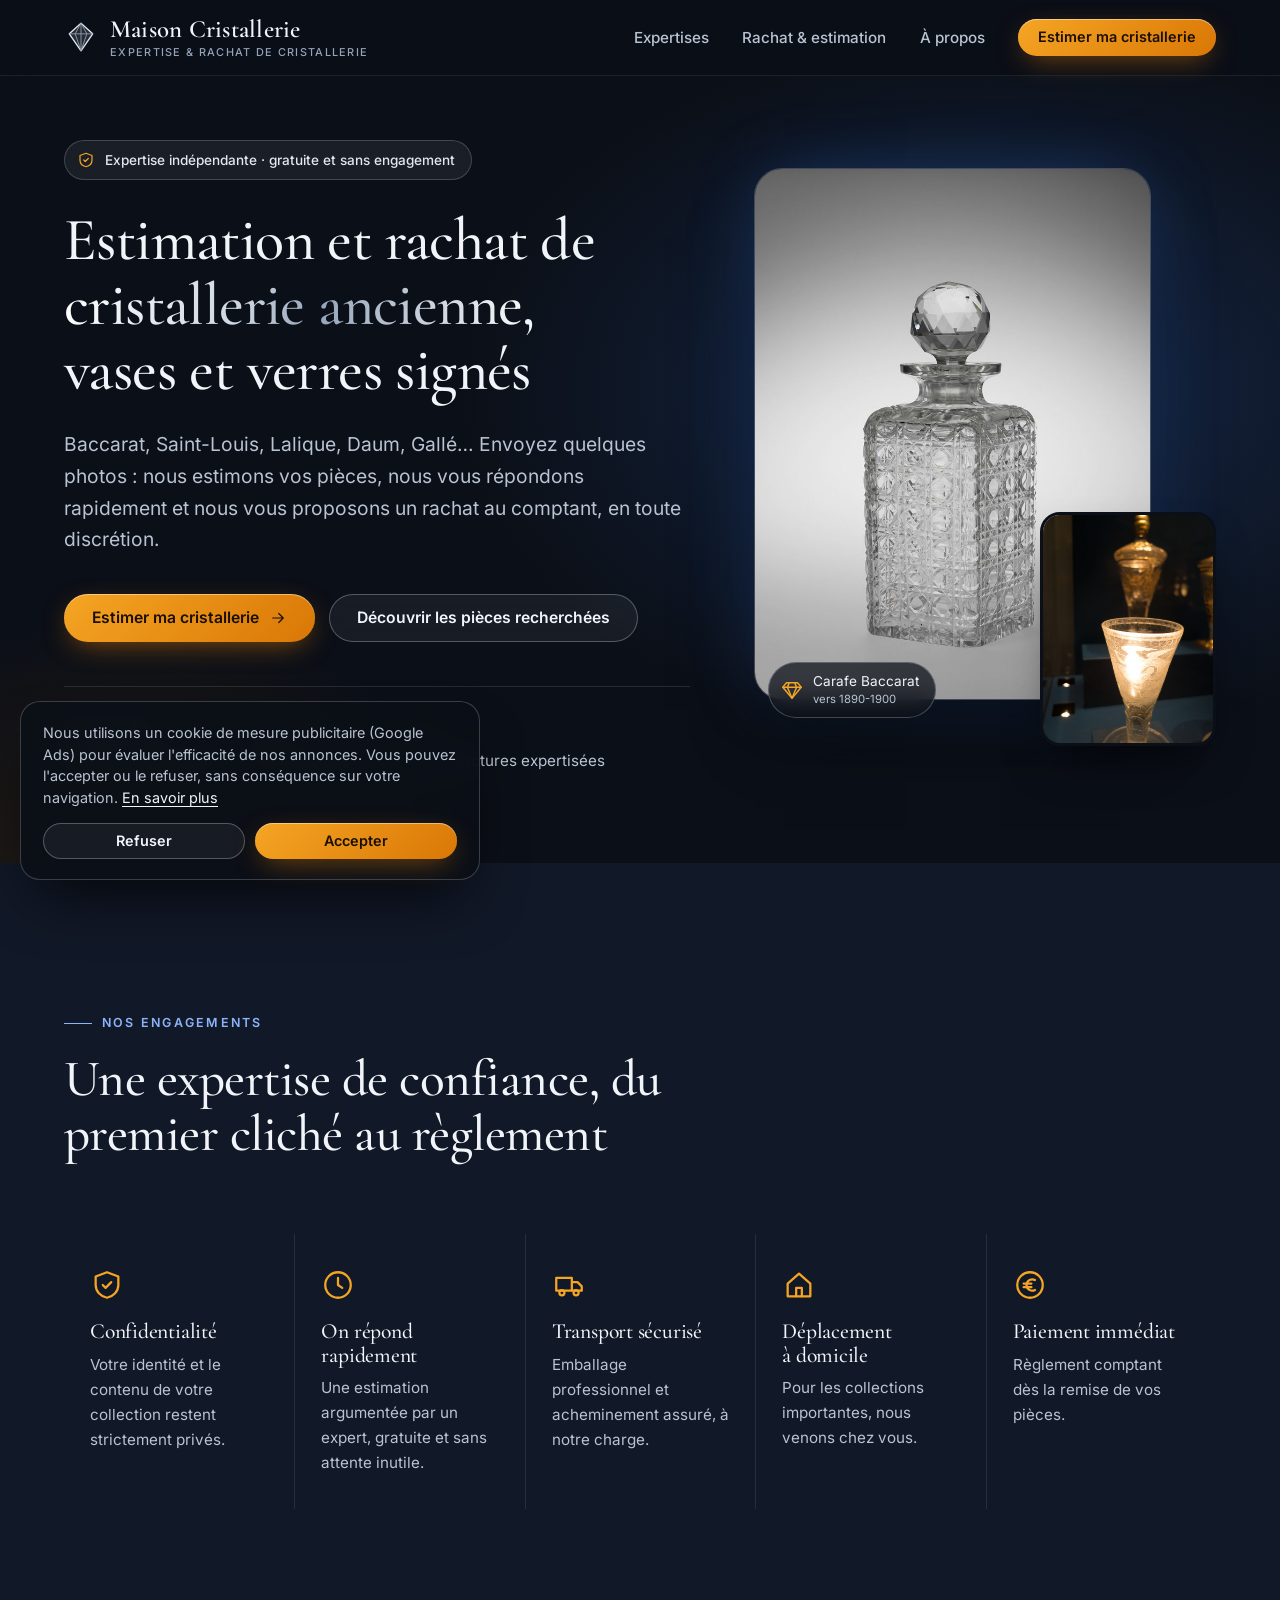
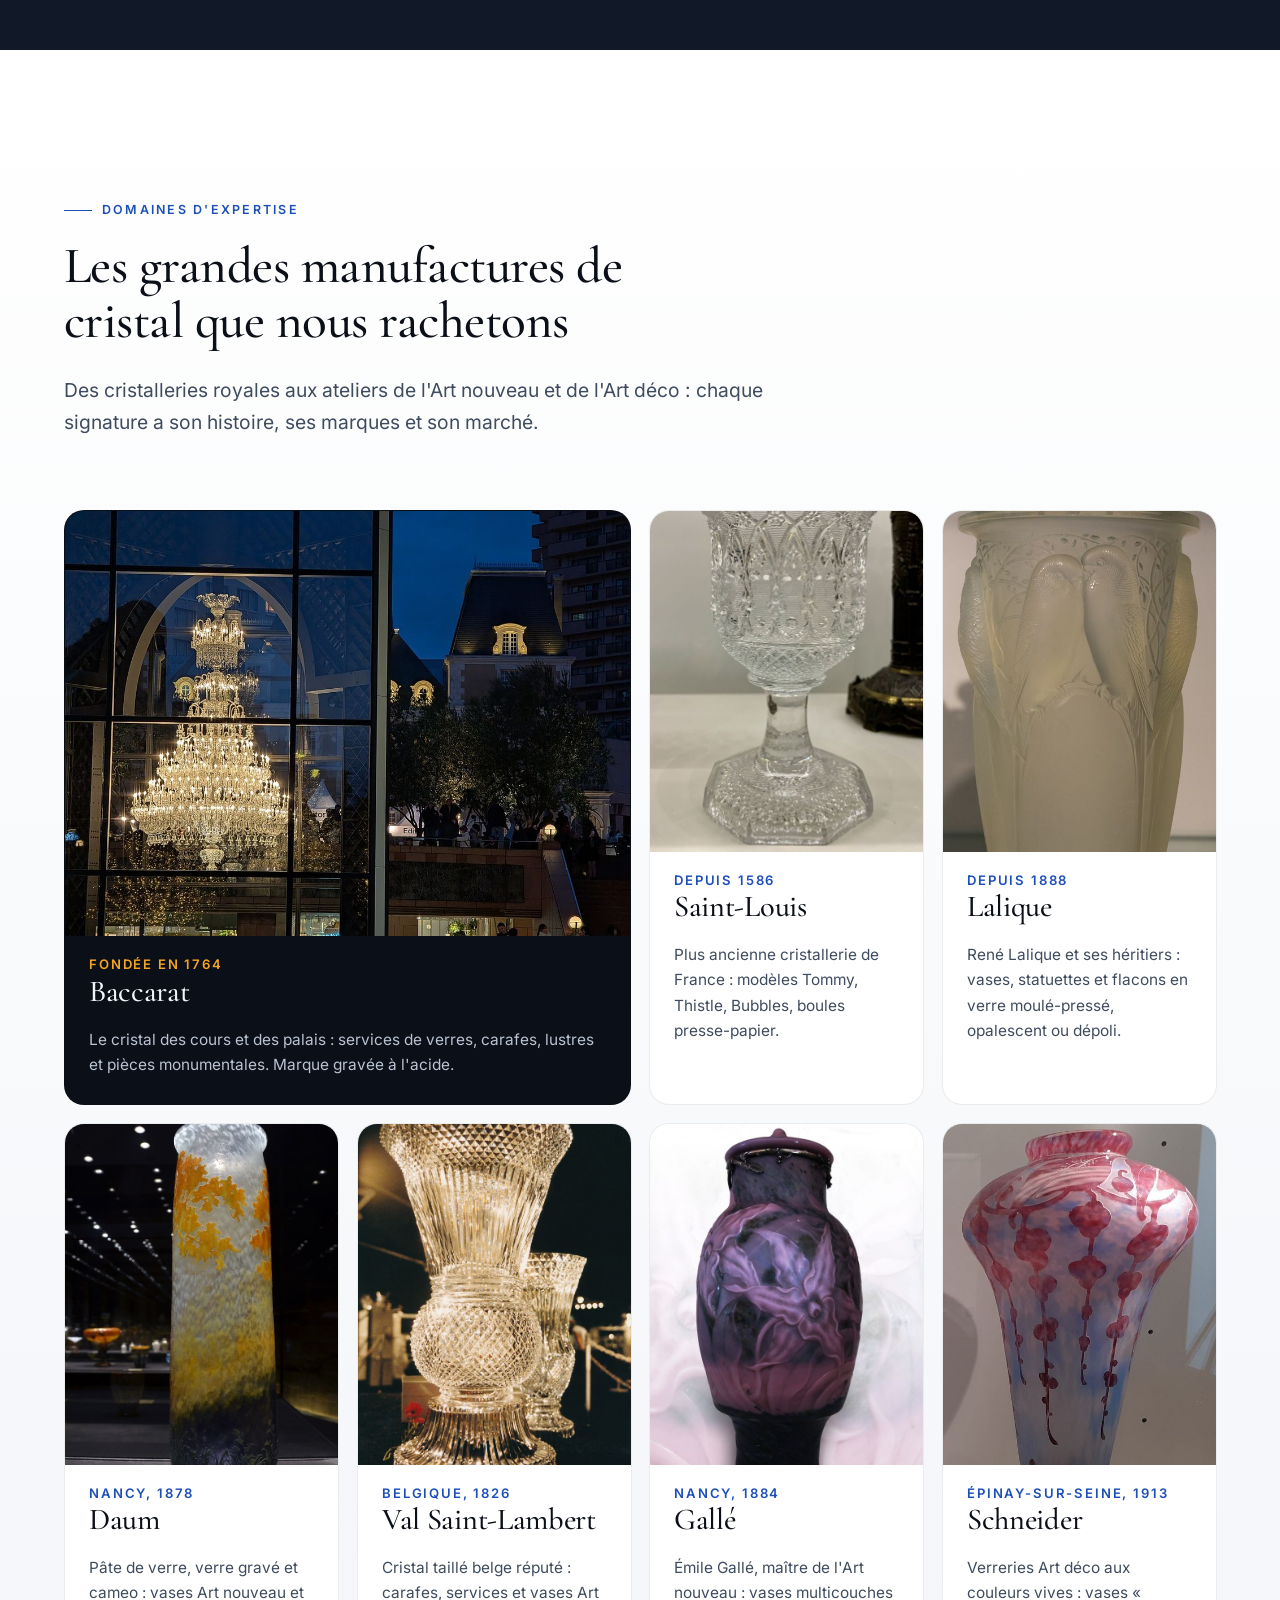
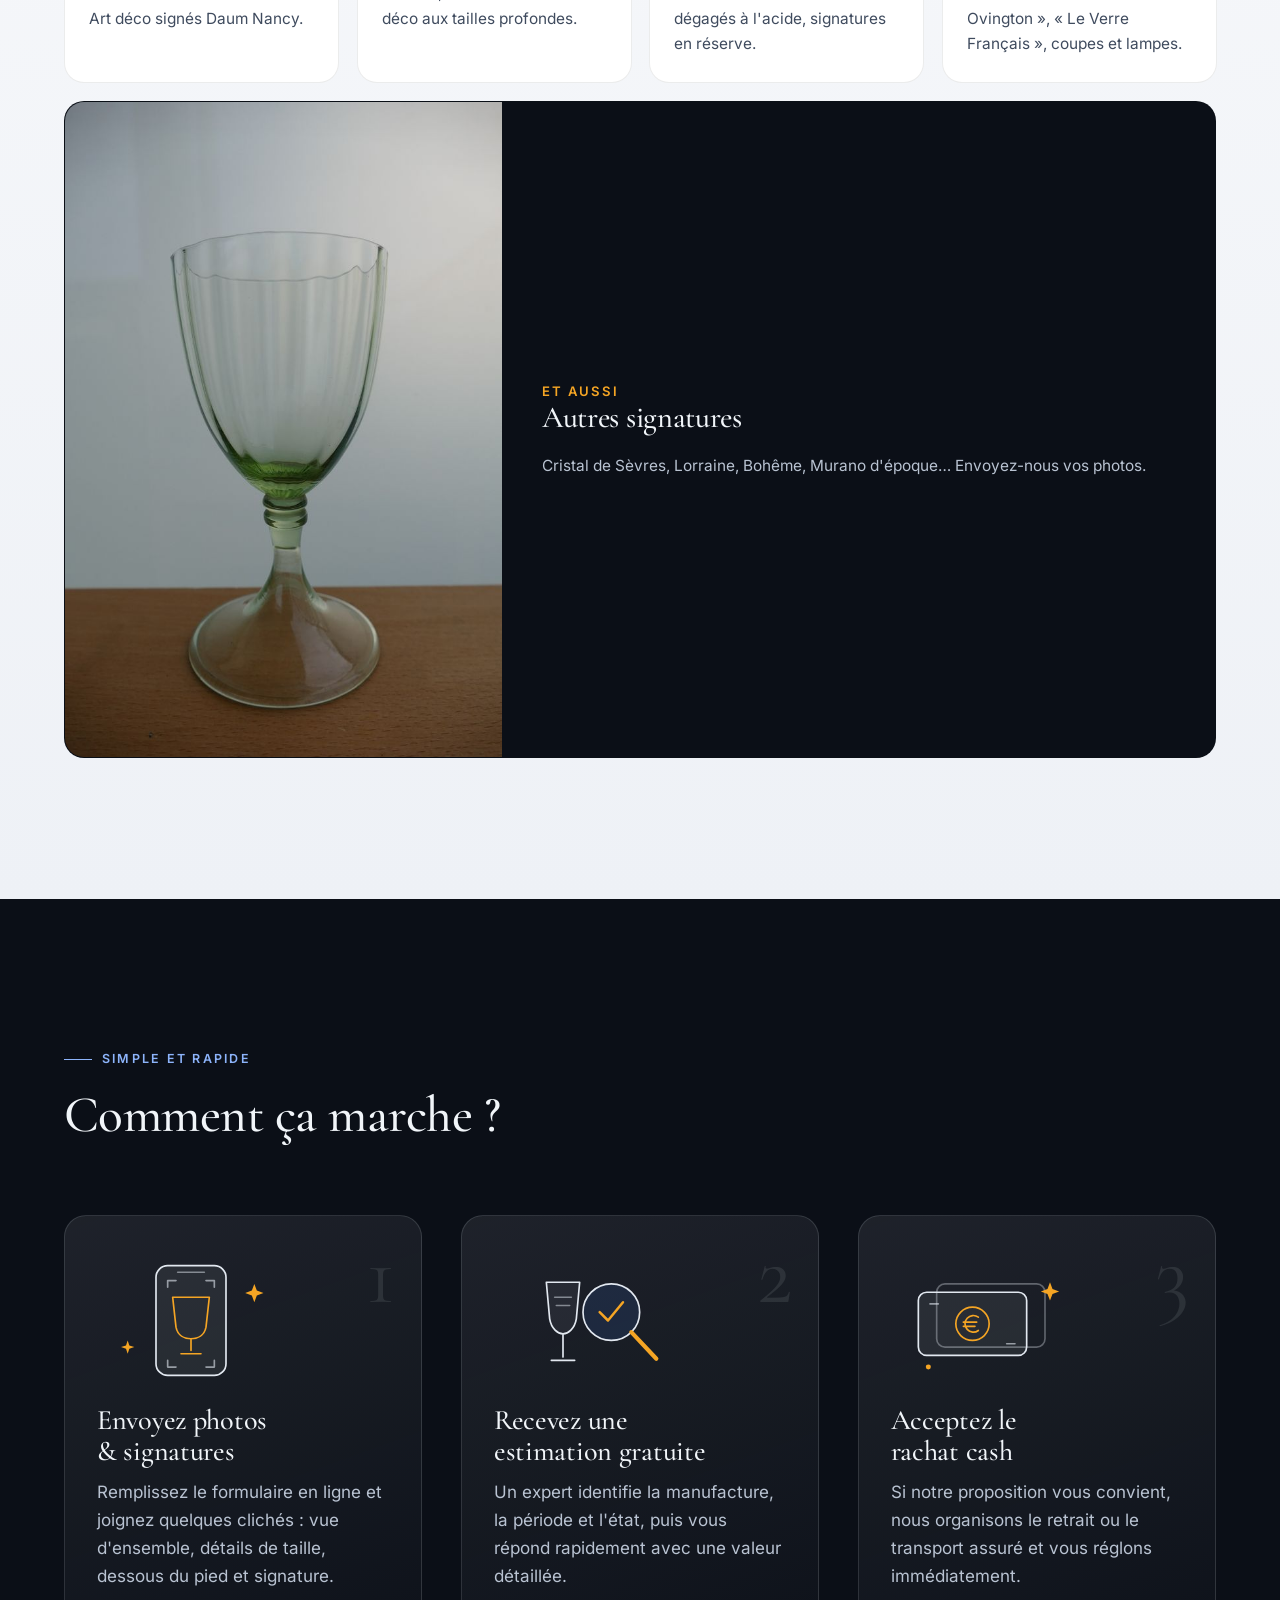
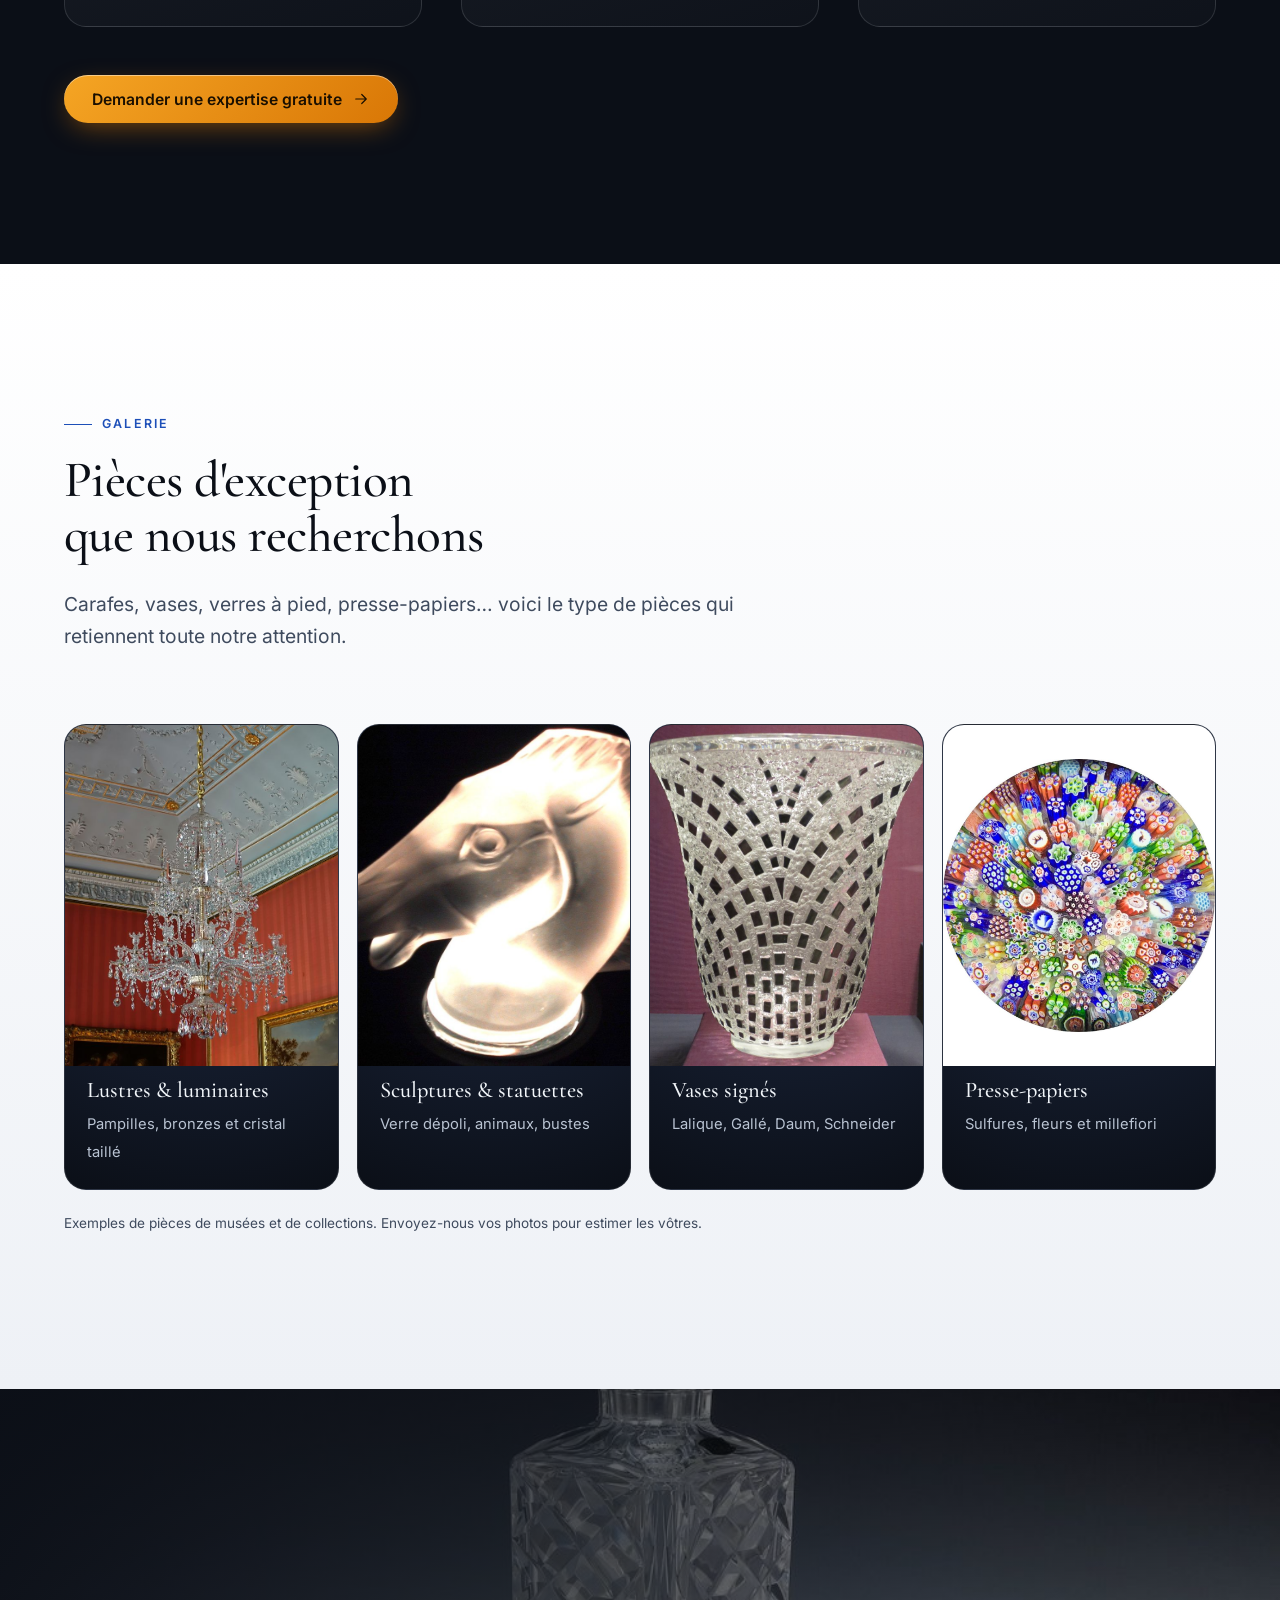
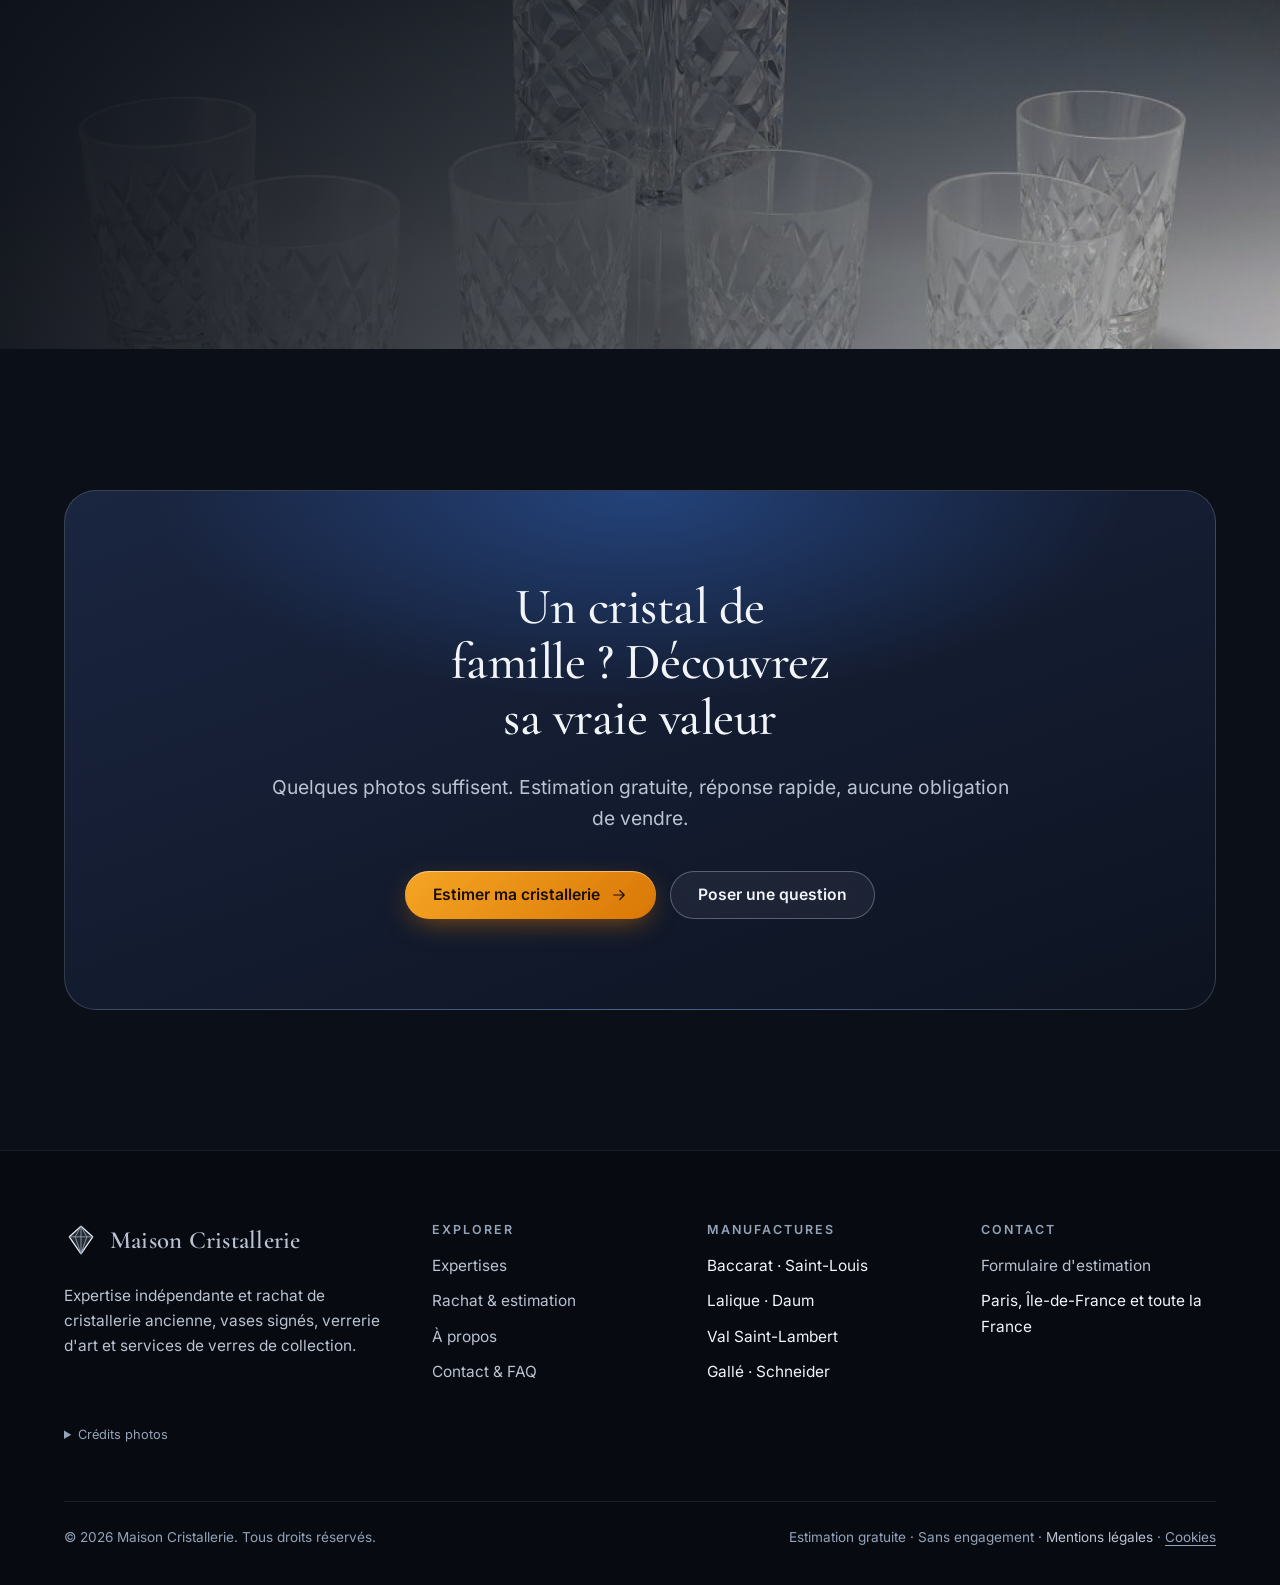
<file: index.html>
<!doctype html>
<html lang="fr">
<head>
<meta charset="utf-8">
<meta name="viewport" content="width=device-width, initial-scale=1">
<title>Rachat de cristallerie ancienne | Maison Cristallerie</title>
<meta name="description" content="Estimation gratuite et rachat de cristal ancien : Baccarat, Lalique, Daum, Gallé, Saint-Louis. Envoyez vos photos, on vous répond rapidement.">
<meta name="robots" content="index, follow, max-image-preview:large">
<meta name="theme-color" content="#0B0F17">
<link rel="canonical" href="https://www.maison-cristallerie.fr/">
<link rel="icon" href="assets/img/favicon.svg" type="image/svg+xml">
<link rel="icon" href="assets/img/favicon-48.png" type="image/png" sizes="48x48">
<link rel="apple-touch-icon" href="assets/img/apple-touch-icon.png">
<meta property="og:type" content="website">
<meta property="og:locale" content="fr_FR">
<meta property="og:site_name" content="Maison Cristallerie">
<meta property="og:title" content="Rachat de cristallerie ancienne | Maison Cristallerie">
<meta property="og:description" content="Estimation gratuite et rachat de cristal ancien : Baccarat, Lalique, Daum, Gallé, Saint-Louis. Envoyez vos photos, on vous répond rapidement.">
<meta property="og:url" content="https://www.maison-cristallerie.fr/">
<meta property="og:image" content="https://www.maison-cristallerie.fr/assets/img/og-cristal.jpg">
<meta property="og:image:width" content="1200">
<meta property="og:image:height" content="630">
<meta name="twitter:card" content="summary_large_image">
<link rel="preload" href="assets/fonts/inter-400-latin.woff2" as="font" type="font/woff2" crossorigin>
<link rel="preload" href="assets/fonts/cormorant-garamond-400-latin.woff2" as="font" type="font/woff2" crossorigin>
<link rel="stylesheet" href="assets/css/fonts.css">
<link rel="stylesheet" href="assets/css/style.css">
<script>document.documentElement.classList.add('js')</script>
<script type="application/ld+json">[{"@context":"https://schema.org","@type":"WebSite","name":"Maison Cristallerie","url":"https://www.maison-cristallerie.fr/","inLanguage":"fr-FR"},{"@context":"https://schema.org","@type":"ProfessionalService","name":"Maison Cristallerie","url":"https://www.maison-cristallerie.fr/","description":"Expertise, estimation et rachat de cristallerie ancienne, vases en cristal et verrerie d'art.","areaServed":"FR","serviceType":["Estimation de cristallerie","Rachat de cristal ancien","Expertise de verrerie d'art"]}]</script>
<script>
window.dataLayer = window.dataLayer || [];
function gtag(){dataLayer.push(arguments);}
gtag('consent', 'default', { ad_storage: 'denied', ad_user_data: 'denied', ad_personalization: 'denied', analytics_storage: 'denied', wait_for_update: 500 });
try { if (localStorage.getItem('mc-consent') === 'granted') gtag('consent', 'update', { ad_storage: 'granted', ad_user_data: 'granted', ad_personalization: 'granted', analytics_storage: 'granted' }); } catch (e) {}
gtag('js', new Date());
gtag('config', 'AW-18503417665');
</script>
<script async src="https://www.googletagmanager.com/gtag/js?id=AW-18503417665"></script>
</head>
<body>
<a class="skip" href="#contenu">Aller au contenu</a>
<header class="site-header">
  <div class="wrap header-in">
    <a class="brand" href="./" aria-label="Maison Cristallerie — accueil"><svg viewBox="0 0 64 64" aria-hidden="true"><path d="M32 6 54 26 32 58 10 26Z" fill="rgba(226,232,240,.14)" stroke="#E2E8F0" stroke-width="2.5" stroke-linejoin="round"/><path d="M10 26H54M32 6V58M21 26 32 6 43 26M21 26 32 58 43 26" stroke="#94A3B8" stroke-width="1.6" fill="none" stroke-linejoin="round"/></svg><span class="brand-name">Maison Cristallerie<small>Expertise & rachat de cristallerie</small></span></a>
    <button class="menu-btn" aria-expanded="false" aria-controls="nav" aria-label="Menu"><span></span></button>
    <nav class="nav" id="nav" aria-label="Navigation principale"><a href="expertises/">Expertises</a><a href="estimation/">Rachat & estimation</a><a href="a-propos/">À propos</a><a class="btn btn--sm" href="estimation/">Estimer ma cristallerie</a></nav>
  </div>
</header>
<main id="contenu">

<section class="hero">
  <div class="wrap hero-grid">
    <div>
      <p class="badge" data-reveal style="--i:0"><svg viewBox="0 0 24 24" fill="none" stroke="currentColor" stroke-width="1.6" stroke-linecap="round" stroke-linejoin="round" aria-hidden="true" ><path d="M12 3l8 3v6c0 4.5-3.4 8-8 9-4.6-1-8-4.5-8-9V6l8-3z"/><path d="M9 12l2 2 4-4"/></svg>Expertise indépendante · gratuite et sans engagement</p>
      <h1 data-reveal style="--i:1">Estimation et rachat de <span class="metal-text">cristallerie ancienne</span>, vases et verres signés</h1>
      <p class="lead" data-reveal style="--i:2">Baccarat, Saint-Louis, Lalique, Daum, Gallé… Envoyez quelques photos : nous estimons vos pièces, nous vous répondons rapidement et nous vous proposons un rachat au comptant, en toute discrétion.</p>
      <div class="cta-row" data-reveal style="--i:3"><a class="btn" href="estimation/">Estimer ma cristallerie<svg viewBox="0 0 24 24" fill="none" stroke="currentColor" stroke-width="1.6" stroke-linecap="round" stroke-linejoin="round" aria-hidden="true" ><path d="M5 12h14M13 6l6 6-6 6"/></svg></a><a class="btn btn--ghost" href="expertises/">Découvrir les pièces recherchées</a></div>
      <div class="hero-stats" data-reveal style="--i:4">
        <div><strong>Rapide</strong>réponse sans attente</div>
        <div><strong>0 €</strong>sans engagement</div>
        <div><strong>7</strong>manufactures expertisées</div>
      </div>
    </div>
    <div class="hero-photos" data-reveal style="--i:2">
      <svg class="spark" viewBox="0 0 24 24" fill="currentColor" aria-hidden="true"><path d="M12 0c.8 6.2 5.800 11.200 12 12-6.200.8-11.200 5.800-12 12-.8-6.200-5.800-11.200-12-12 6.200-.8 11.200-5.800 12-12z"/></svg><svg class="spark" viewBox="0 0 24 24" fill="currentColor" aria-hidden="true"><path d="M12 0c.8 6.2 5.800 11.200 12 12-6.200.8-11.200 5.800-12 12-.8-6.200-5.800-11.200-12-12 6.200-.8 11.200-5.800 12-12z"/></svg><svg class="spark" viewBox="0 0 24 24" fill="currentColor" aria-hidden="true"><path d="M12 0c.8 6.2 5.800 11.200 12 12-6.200.8-11.200 5.800-12 12-.8-6.200-5.800-11.200-12-12 6.200-.8 11.200-5.800 12-12z"/></svg>
      <div class="hp-main"><img src="assets/photos/decanter-baccarat.jpg" width="737" height="1000" alt="Carafe à whisky en cristal taillé à bouchon facetté, Baccarat vers 1890-1900" style="object-position:50% 55%" fetchpriority="high" decoding="async"><span class="glint" aria-hidden="true"></span></div>
      <div class="hp-sub"><img src="assets/photos/gobelet-grave.jpg" width="667" height="1000" alt="Gobelet en cristal gravé, éclairé dans une vitrine de musée" style="object-position:50% 60%" fetchpriority="high" decoding="async"></div>
      <div class="hp-tag"><svg viewBox="0 0 24 24" fill="none" stroke="currentColor" stroke-width="1.6" stroke-linecap="round" stroke-linejoin="round" aria-hidden="true" ><path d="M6 4h12l4 5-10 12L2 9z"/><path d="M2 9h20M9 4l-2 5 5 12 5-12-2-5"/></svg><span>Carafe Baccarat<br><small>vers 1890-1900</small></span></div>
    </div>
  </div>
</section>

<section class="section section--alt" aria-labelledby="garanties">
  <div class="wrap">
    <div class="section-head" data-reveal style="--i:0">
      <p class="kicker">Nos engagements</p>
      <h2 id="garanties">Une expertise de confiance, du premier cliché au règlement</h2>
    </div>
    <div class="trust">
      <article class="trust-item" data-reveal style="--i:0"><svg viewBox="0 0 24 24" fill="none" stroke="currentColor" stroke-width="1.6" stroke-linecap="round" stroke-linejoin="round" aria-hidden="true" ><path d="M12 3l8 3v6c0 4.5-3.4 8-8 9-4.6-1-8-4.5-8-9V6l8-3z"/><path d="M9 12l2 2 4-4"/></svg><h3>Confidentialité</h3><p>Votre identité et le contenu de votre collection restent strictement privés.</p></article>
      <article class="trust-item" data-reveal style="--i:1"><svg viewBox="0 0 24 24" fill="none" stroke="currentColor" stroke-width="1.6" stroke-linecap="round" stroke-linejoin="round" aria-hidden="true" ><circle cx="12" cy="12" r="9"/><path d="M12 7v5l3 2"/></svg><h3>On répond rapidement</h3><p>Une estimation argumentée par un expert, gratuite et sans attente inutile.</p></article>
      <article class="trust-item" data-reveal style="--i:2"><svg viewBox="0 0 24 24" fill="none" stroke="currentColor" stroke-width="1.6" stroke-linecap="round" stroke-linejoin="round" aria-hidden="true" ><path d="M3 7h11v9H3zM14 10h4l3 3v3h-7"/><circle cx="7" cy="17.5" r="1.8"/><circle cx="17" cy="17.5" r="1.8"/></svg><h3>Transport sécurisé</h3><p>Emballage professionnel et acheminement assuré, à notre charge.</p></article>
      <article class="trust-item" data-reveal style="--i:3"><svg viewBox="0 0 24 24" fill="none" stroke="currentColor" stroke-width="1.6" stroke-linecap="round" stroke-linejoin="round" aria-hidden="true" ><path d="M4 11l8-7 8 7v9H4z"/><path d="M10 20v-6h4v6"/></svg><h3>Déplacement à domicile</h3><p>Pour les collections importantes, nous venons chez vous.</p></article>
      <article class="trust-item" data-reveal style="--i:4"><svg viewBox="0 0 24 24" fill="none" stroke="currentColor" stroke-width="1.6" stroke-linecap="round" stroke-linejoin="round" aria-hidden="true" ><circle cx="12" cy="12" r="9"/><path d="M15.5 8.5a4 4 0 100 7M7.5 11h5.5M7.5 13.5H13"/></svg><h3>Paiement immédiat</h3><p>Règlement comptant dès la remise de vos pièces.</p></article>
    </div>
  </div>
</section>

<section class="section section--light" aria-labelledby="manufactures">
  <div class="wrap">
    <div class="section-head" data-reveal style="--i:0">
      <p class="kicker">Domaines d'expertise</p>
      <h2 id="manufactures">Les grandes manufactures de cristal que nous rachetons</h2>
      <p class="lead">Des cristalleries royales aux ateliers de l'Art nouveau et de l'Art déco : chaque signature a son histoire, ses marques et son marché.</p>
    </div>
    <div class="houses">
      <a class="house house--wide house--accent" href="expertises/#baccarat" data-reveal style="--i:0"><img class="house-img" src="assets/photos/lustre-baccarat.jpg" width="1000" height="753" alt="Lustre Baccarat monumental à pampilles, vu à travers une verrière" style="object-position:40% 40%" loading="lazy" decoding="async"><span class="year">Fondée en 1764</span><h3>Baccarat</h3><p>Le cristal des cours et des palais : services de verres, carafes, lustres et pièces monumentales. Marque gravée à l'acide.</p></a><a class="house  " href="expertises/#saint-louis" data-reveal style="--i:1"><img class="house-img" src="assets/photos/verre-saint-louis.jpg" width="548" height="1000" alt="Verre à pied en cristal moulé-pressé de la cristallerie de Saint-Louis, vers 1834" style="object-position:50% 55%" loading="lazy" decoding="async"><span class="year">Depuis 1586</span><h3>Saint-Louis</h3><p>Plus ancienne cristallerie de France : modèles Tommy, Thistle, Bubbles, boules presse-papier.</p></a><a class="house  " href="expertises/#lalique" data-reveal style="--i:2"><img class="house-img" src="assets/photos/vase-lalique-ceylan.jpg" width="491" height="1000" alt="Vase « Ceylan » de René Lalique, verre moulé-pressé de 1924 décoré de perruches" style="object-position:50% 28%" loading="lazy" decoding="async"><span class="year">Depuis 1888</span><h3>Lalique</h3><p>René Lalique et ses héritiers : vases, statuettes et flacons en verre moulé-pressé, opalescent ou dépoli.</p></a><a class="house  " href="expertises/#daum" data-reveal style="--i:3"><img class="house-img" src="assets/photos/vase-daum-automne.jpg" width="595" height="1000" alt="Vase « Automne » de Daum Nancy, verre gravé et émaillé aux feuillages d'automne" style="object-position:50% 22%" loading="lazy" decoding="async"><span class="year">Nancy, 1878</span><h3>Daum</h3><p>Pâte de verre, verre gravé et cameo : vases Art nouveau et Art déco signés Daum Nancy.</p></a><a class="house  " href="expertises/#val-saint-lambert" data-reveal style="--i:0"><img class="house-img" src="assets/photos/vase-monumental-val-saint-lambert.jpg" width="671" height="1000" alt="Vases monumentaux en cristal taillé de la cristallerie du Val-Saint-Lambert" style="object-position:50% 42%" loading="lazy" decoding="async"><span class="year">Belgique, 1826</span><h3>Val Saint-Lambert</h3><p>Cristal taillé belge réputé : carafes, services et vases Art déco aux tailles profondes.</p></a><a class="house  " href="expertises/#gall-" data-reveal style="--i:1"><img class="house-img" src="assets/photos/vase-galle-angraecum.jpg" width="672" height="1000" alt="Vase « Angraecum » d'Émile Gallé, verre multicouche dégagé à l'acide" style="object-position:50% 45%" loading="lazy" decoding="async"><span class="year">Nancy, 1884</span><h3>Gallé</h3><p>Émile Gallé, maître de l'Art nouveau : vases multicouches dégagés à l'acide, signatures en réserve.</p></a><a class="house  " href="expertises/#schneider" data-reveal style="--i:2"><img class="house-img" src="assets/photos/vase-schneider-garance.jpg" width="511" height="1000" alt="Vase « Garance » de Schneider, verre poudré rose et bleu des années 1920" style="object-position:50% 6%" loading="lazy" decoding="async"><span class="year">Épinay-sur-Seine, 1913</span><h3>Schneider</h3><p>Verreries Art déco aux couleurs vives : vases « Ovington », « Le Verre Français », coupes et lampes.</p></a>
      <a class="house house--accent house--banner" href="expertises/" data-reveal style="--i:3"><img class="house-img" src="assets/photos/verre-vert-boheme.jpg" width="667" height="1000" alt="Verre à pied vert d'eau en verre de Bohême" style="object-position:50% 75%" loading="lazy" decoding="async"><div class="hb-text"><span class="year">Et aussi</span><h3>Autres signatures</h3><p>Cristal de Sèvres, Lorraine, Bohême, Murano d'époque… Envoyez-nous vos photos.</p></div></a>
    </div>
  </div>
</section>

<section class="section" aria-labelledby="etapes">
  <div class="wrap">
    <div class="section-head" data-reveal style="--i:0">
      <p class="kicker">Simple et rapide</p>
      <h2 id="etapes">Comment ça marche ?</h2>
    </div>
    <ol class="steps">
      <li class="step" data-reveal style="--i:0"><img class="step-ill" src="assets/img/etape-1.svg" alt="" width="240" height="160" loading="lazy"><h3>Envoyez photos &amp; signatures</h3><p>Remplissez le formulaire en ligne et joignez quelques clichés : vue d'ensemble, détails de taille, dessous du pied et signature.</p></li>
      <li class="step" data-reveal style="--i:1"><img class="step-ill" src="assets/img/etape-2.svg" alt="" width="240" height="160" loading="lazy"><h3>Recevez une estimation gratuite</h3><p>Un expert identifie la manufacture, la période et l'état, puis vous répond rapidement avec une valeur détaillée.</p></li>
      <li class="step" data-reveal style="--i:2"><img class="step-ill" src="assets/img/etape-3.svg" alt="" width="240" height="160" loading="lazy"><h3>Acceptez le rachat cash</h3><p>Si notre proposition vous convient, nous organisons le retrait ou le transport assuré et vous réglons immédiatement.</p></li>
    </ol>
    <div class="cta-row" style="margin-top:48px" data-reveal style="--i:0"><a class="btn" href="estimation/">Demander une expertise gratuite<svg viewBox="0 0 24 24" fill="none" stroke="currentColor" stroke-width="1.6" stroke-linecap="round" stroke-linejoin="round" aria-hidden="true" ><path d="M5 12h14M13 6l6 6-6 6"/></svg></a></div>
  </div>
</section>

<section class="section section--light" aria-labelledby="pieces">
  <div class="wrap">
    <div class="section-head" data-reveal style="--i:0">
      <p class="kicker">Galerie</p>
      <h2 id="pieces">Pièces d'exception que nous recherchons</h2>
      <p class="lead">Carafes, vases, verres à pied, presse-papiers… voici le type de pièces qui retiennent toute notre attention.</p>
    </div>
    <div class="pieces">
      <figure class="piece" data-reveal style="--i:0"><img src="assets/photos/lustre-anglais.jpg" width="667" height="1000" alt="Lustre à pampilles en cristal taillé de la fin du XVIIIe siècle dans un salon" style="object-position:50% 45%" loading="lazy" decoding="async"><figcaption><strong>Lustres &amp; luminaires</strong><span>Pampilles, bronzes et cristal taillé</span></figcaption></figure>
      <figure class="piece" data-reveal style="--i:1"><img src="assets/photos/lalique-cheval.jpg" width="1000" height="805" alt="Tête de cheval en verre dépoli de René Lalique, éclairée par en dessous" style="object-position:30% 50%" loading="lazy" decoding="async"><figcaption><strong>Sculptures &amp; statuettes</strong><span>Verre dépoli, animaux, bustes</span></figcaption></figure>
      <figure class="piece" data-reveal style="--i:2"><img src="assets/photos/lalique-damiers.jpg" width="850" height="1000" alt="Vase « Damiers » de René Lalique, verre moulé à décor de damier ajouré" style="object-position:50% 45%" loading="lazy" decoding="async"><figcaption><strong>Vases signés</strong><span>Lalique, Gallé, Daum, Schneider</span></figcaption></figure>
      <figure class="piece" data-reveal style="--i:3"><img src="assets/photos/presse-papier-baccarat.jpg" width="1000" height="1000" alt="Presse-papier millefiori ancien de Baccarat, motifs de murrines serrées" style="object-position:50% 50%;object-fit:contain;background:#fff" loading="lazy" decoding="async"><figcaption><strong>Presse-papiers</strong><span>Sulfures, fleurs et millefiori</span></figcaption></figure>
    </div>
    <p class="note-sample" style="color:var(--paper-dim)">Exemples de pièces de musées et de collections. Envoyez-nous vos photos pour estimer les vôtres.</p>
  </div>
</section>

<section class="fullband" aria-labelledby="histoire-piece">
  <div class="fb-img"><img src="assets/photos/service-verres-carafe.jpg" width="1000" height="800" alt="Service de verres et carafe en cristal taillé à motifs de losanges" style="object-position:55% 50%" loading="lazy" decoding="async"></div>
  <div class="wrap fb-text">
    <h2 id="histoire-piece" data-reveal style="--i:0">Chaque pièce a une histoire, et une valeur</h2>
    <p class="lead" data-reveal style="--i:1">Un lustre de salon, un service de mariage, un vase hérité : envoyez quelques photos et nous vous disons ce qu'elle vaut.</p>
    <div class="cta-row" data-reveal style="--i:2"><a class="btn" href="estimation/">Estimer ma cristallerie<svg viewBox="0 0 24 24" fill="none" stroke="currentColor" stroke-width="1.6" stroke-linecap="round" stroke-linejoin="round" aria-hidden="true" ><path d="M5 12h14M13 6l6 6-6 6"/></svg></a></div>
  </div>
</section>

<section class="section" aria-labelledby="cta-final">
  <div class="wrap">
    <div class="cta-band" data-reveal style="--i:0">
      <h2 id="cta-final">Un cristal de famille ? Découvrez sa vraie valeur</h2>
      <p class="lead">Quelques photos suffisent. Estimation gratuite, réponse rapide, aucune obligation de vendre.</p>
      <div class="cta-row"><a class="btn" href="estimation/">Estimer ma cristallerie<svg viewBox="0 0 24 24" fill="none" stroke="currentColor" stroke-width="1.6" stroke-linecap="round" stroke-linejoin="round" aria-hidden="true" ><path d="M5 12h14M13 6l6 6-6 6"/></svg></a><a class="btn btn--ghost" href="contact/">Poser une question</a></div>
    </div>
  </div>
</section>
</main>
<footer class="site-footer">
  <div class="wrap">
    <div class="foot-grid">
      <div>
        <a class="brand" href="./"><svg viewBox="0 0 64 64" aria-hidden="true"><path d="M32 6 54 26 32 58 10 26Z" fill="rgba(226,232,240,.14)" stroke="#E2E8F0" stroke-width="2.5" stroke-linejoin="round"/><path d="M10 26H54M32 6V58M21 26 32 6 43 26M21 26 32 58 43 26" stroke="#94A3B8" stroke-width="1.6" fill="none" stroke-linejoin="round"/></svg><span class="brand-name">Maison Cristallerie</span></a>
        <p style="margin-top:18px">Expertise indépendante et rachat de cristallerie ancienne, vases signés, verrerie d'art et services de verres de collection.</p>
      </div>
      <div><h2>Explorer</h2><ul><li><a href="expertises/">Expertises</a></li><li><a href="estimation/">Rachat & estimation</a></li><li><a href="a-propos/">À propos</a></li><li><a href="contact/">Contact & FAQ</a></li></ul></div>
      <div><h2>Manufactures</h2><ul><li>Baccarat · Saint-Louis</li><li>Lalique · Daum</li><li>Val Saint-Lambert</li><li>Gallé · Schneider</li></ul></div>
      <div><h2>Contact</h2><ul><li><a href="estimation/">Formulaire d'estimation</a></li><li>Paris, Île-de-France et toute la France</li></ul></div>
    </div>
    <details class="credits"><summary>Crédits photos</summary><ul><li>« <a href="https://commons.wikimedia.org/wiki/File:Decanter_with_stopper_MET_DP228127.jpg" rel="noopener" target="_blank">Decanter with stopper</a> », Baccarat (Metropolitan Museum of Art), CC0, via Wikimedia Commons.</li><li>« <a href="https://commons.wikimedia.org/wiki/File:Crystal_goblet_(22905851703).jpg" rel="noopener" target="_blank">Crystal goblet (22905851703)</a> », Thomas Quine, CC BY 2.0, via Wikimedia Commons.</li><li>« <a href="https://commons.wikimedia.org/wiki/File:Lustre_Baccarat,_Yebisu_Garden_Place_-31374.jpeg" rel="noopener" target="_blank">Lustre Baccarat, Yebisu Garden Place -31374</a> », Syced, CC0, via Wikimedia Commons.</li><li>« <a href="https://commons.wikimedia.org/wiki/File:Stemmed_glass_called_%C2%ABtulip_glass,_molding,_decorated_with_with_arches%C2%BB,_by_the_Cristallerie_de_Saint-Louis,_circa_1834,_mold-pressed_crystal,_given_by_M._Gaillard,_1924,_inv._24188,_Museum_of_Decorative_Arts,_Paris.jpg" rel="noopener" target="_blank">Stemmed glass called «tulip glass, molding, decorated with with arches</a> », Neoclassicism Enthusiast, CC BY-SA 4.0, via Wikimedia Commons.</li><li>« <a href="https://commons.wikimedia.org/wiki/File:MBAM_Lalique_-_Vase_Ceylan.jpg" rel="noopener" target="_blank">Vase Ceylan</a> », René Lalique, public domain, via Wikimedia Commons.</li><li>« <a href="https://commons.wikimedia.org/wiki/File:Vase_Automne_Daum_MBAN_24032013.jpg" rel="noopener" target="_blank">Vase Automne Daum MBAN 24032013</a> », Vassil, CC0, via Wikimedia Commons.</li><li>« <a href="https://commons.wikimedia.org/wiki/File:0_Vases_monumentaux_-_Cristalleries_du_Val-Saint-Lambert.JPG" rel="noopener" target="_blank">0 Vases monumentaux - Cristalleries du Val-Saint-Lambert</a> », Jean-Pol GRANDMONT, CC BY 3.0, via Wikimedia Commons.</li><li>« <a href="https://commons.wikimedia.org/wiki/File:%C3%89mile_Gall%C3%A9,_Vase_Angraecum.jpg" rel="noopener" target="_blank">Émile Gallé, Vase Angraecum</a> », Cédric Amey, CC BY-SA 3.0, via Wikimedia Commons.</li><li>« <a href="https://commons.wikimedia.org/wiki/File:Vase_Garance_(Schneider)_(cropped).jpg" rel="noopener" target="_blank">Vase Garance (Schneider) (cropped)</a> », Totorvdr59, CC BY-SA 4.0, via Wikimedia Commons.</li><li>« <a href="https://commons.wikimedia.org/wiki/File:Bohemian_Glass_01.jpg" rel="noopener" target="_blank">Bohemian Glass 01</a> », Kritzolina, CC BY-SA 4.0, via Wikimedia Commons.</li><li>« <a href="https://commons.wikimedia.org/wiki/File:Red_Drawing_Room_chandelier,_England,_1790s,_cut-glass_lead_crystal_-_Shugborough_Hall_-_Staffordshire,_England_-_DSC00348.jpg" rel="noopener" target="_blank">Red Drawing Room chandelier, England, 1790s, cut-glass lead crystal - </a> », Daderot, public domain, via Wikimedia Commons.</li><li>« <a href="https://commons.wikimedia.org/wiki/File:Horse_by_Ren%C3%A9_Jules_Lalique.jpg" rel="noopener" target="_blank">Horse by René Jules Lalique</a> », René Jules Lalique&quot;, CC BY-SA 3.0, via Wikimedia Commons.</li><li>« <a href="https://commons.wikimedia.org/wiki/File:%27Damiers_Vase%27_by_Ren%C3%A9_Lalique,_molded_glass,_Dayton_Art_Institute.JPG" rel="noopener" target="_blank">'Damiers Vase' by René Lalique, molded glass, Dayton Art Institute</a> », Wmpearl, public domain, via Wikimedia Commons.</li><li>« <a href="https://commons.wikimedia.org/wiki/File:Antique_Baccarat_Closepack_Millefiori_Paperweight.jpg" rel="noopener" target="_blank">Antique Baccarat Closepack Millefiori Paperweight</a> », Lesbeatiques, CC BY-SA 4.0, via Wikimedia Commons.</li><li>« <a href="https://commons.wikimedia.org/wiki/File:State_Gifts_Glasses_and_Decanter.JPG" rel="noopener" target="_blank">State Gifts Glasses and Decanter</a> », public domain, via Wikimedia Commons.</li></ul></details>
    <div class="foot-bottom"><span>© <span id="y">2026</span> Maison Cristallerie. Tous droits réservés.</span><span>Estimation gratuite · Sans engagement · <a href="mentions-legales/">Mentions légales</a> · <button type="button" class="linklike" data-consent-open>Cookies</button></span></div>
  </div>
</footer>
<div class="consent" id="consent" role="dialog" aria-live="polite" aria-label="Cookies" hidden>
  <p>Nous utilisons un cookie de mesure publicitaire (Google Ads) pour évaluer l'efficacité de nos annonces. Vous pouvez l'accepter ou le refuser, sans conséquence sur votre navigation. <a href="mentions-legales/#cookies">En savoir plus</a></p>
  <div class="consent-btns"><button type="button" class="btn btn--ghost btn--sm" data-consent="denied">Refuser</button><button type="button" class="btn btn--sm" data-consent="granted">Accepter</button></div>
</div>
<script src="assets/js/main.js" defer></script>
</body>
</html>
</file>
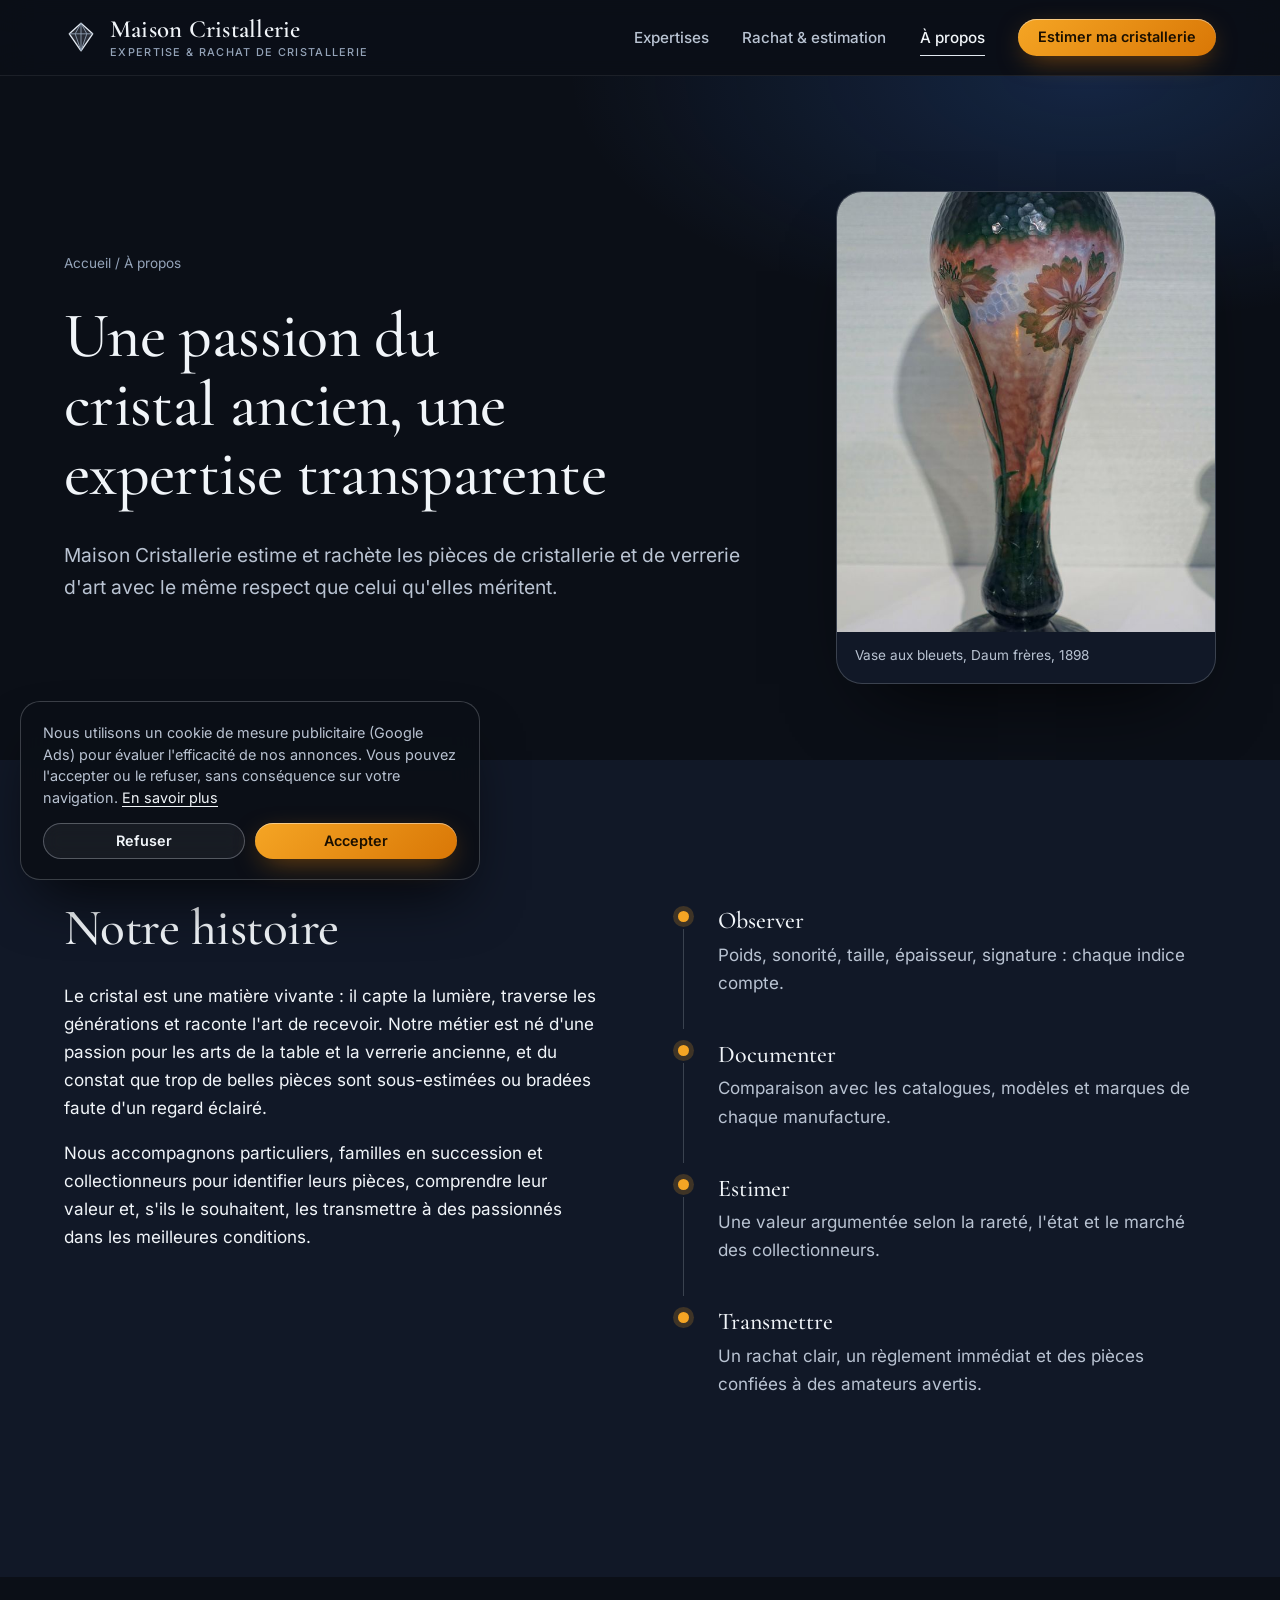
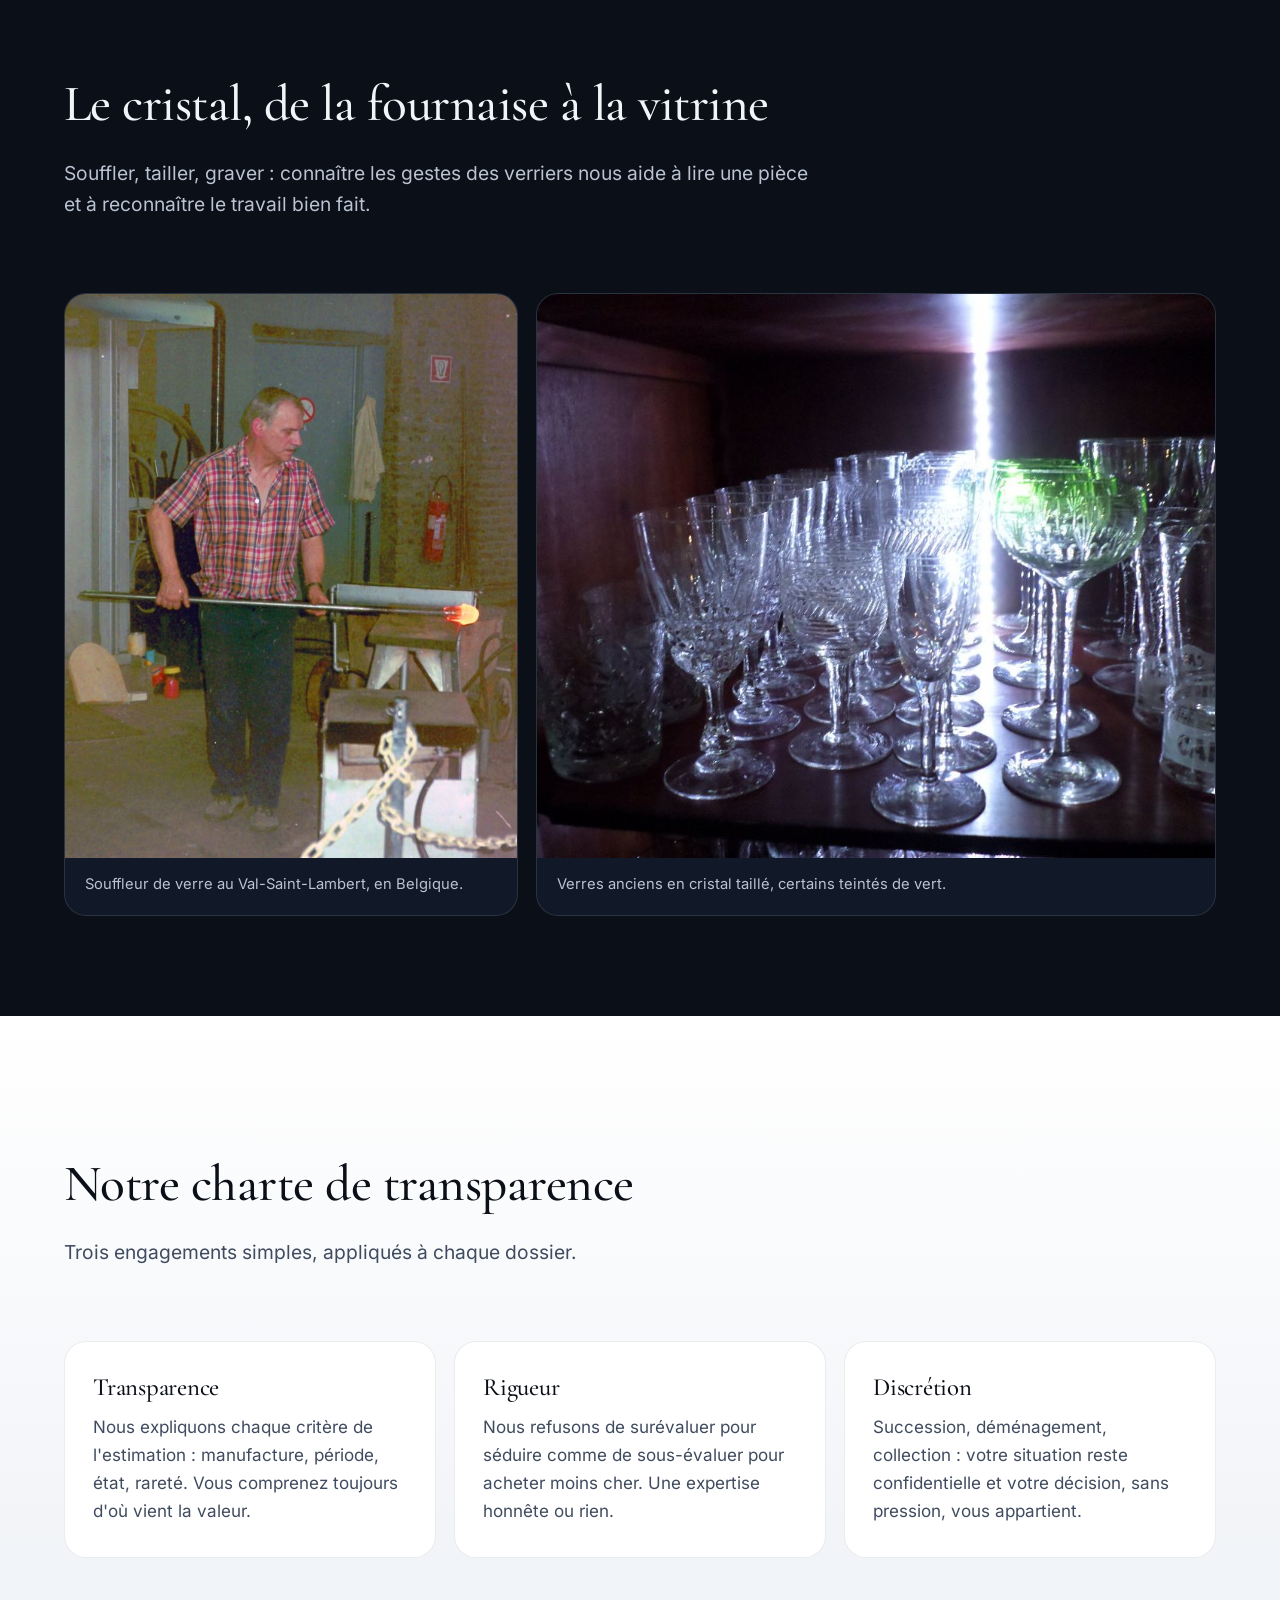
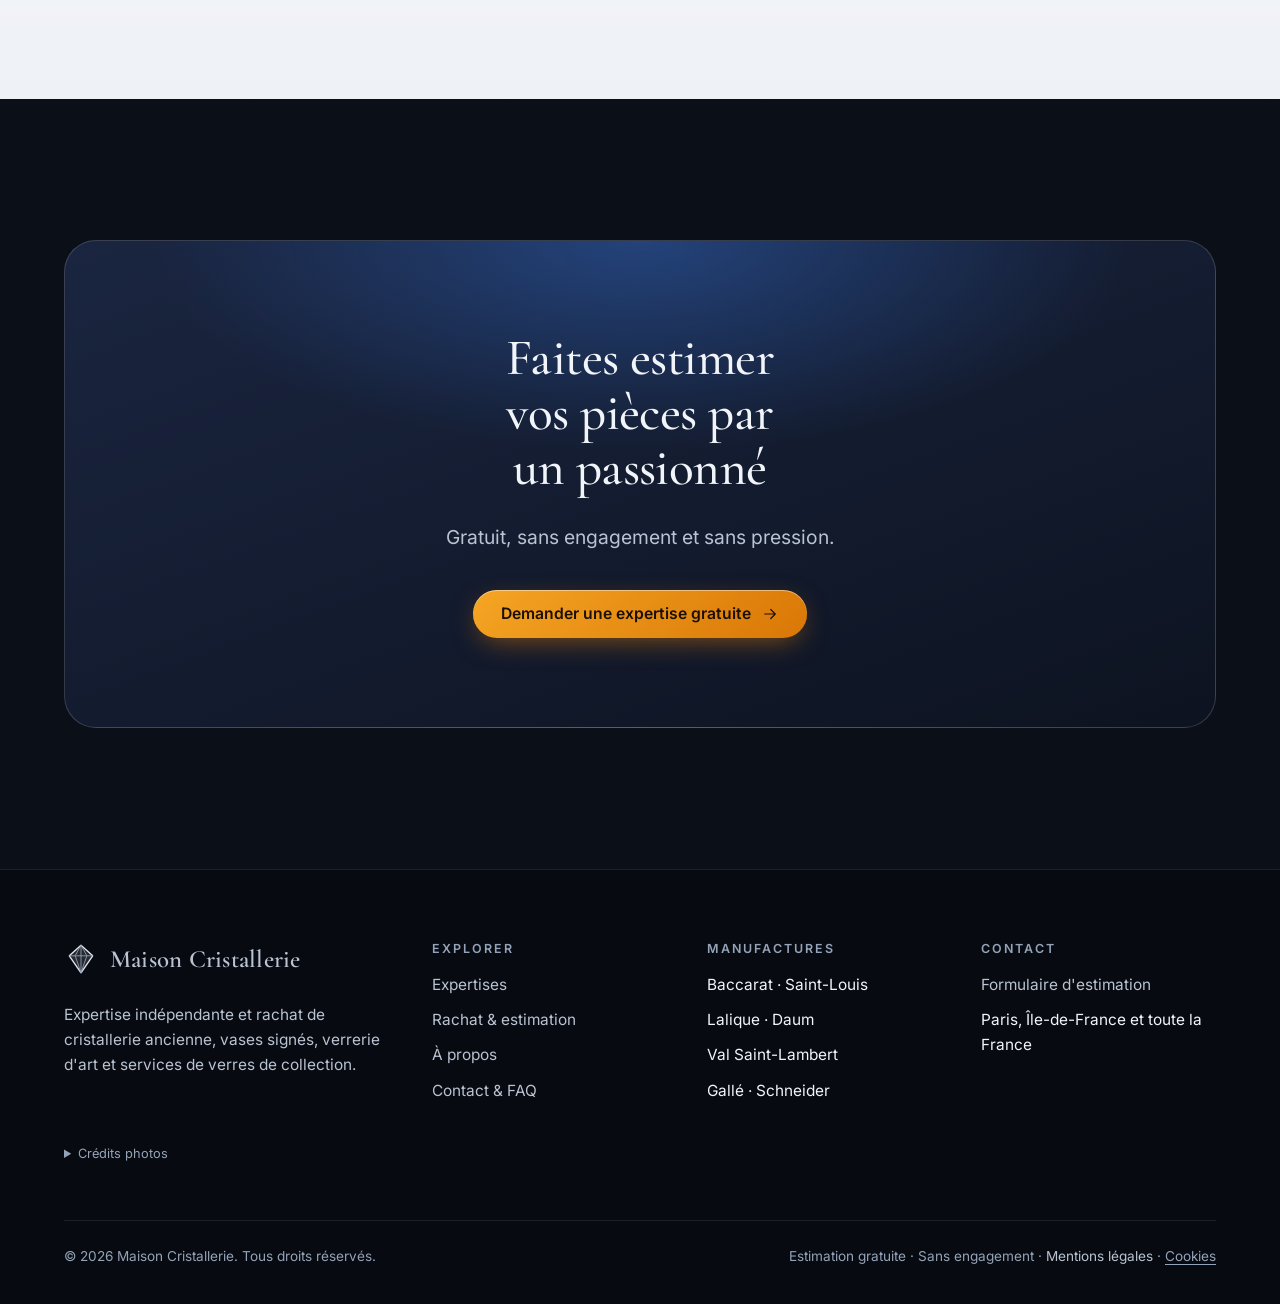
<file: a-propos/index.html>
<!doctype html>
<html lang="fr">
<head>
<meta charset="utf-8">
<meta name="viewport" content="width=device-width, initial-scale=1">
<title>À propos | Maison Cristallerie, rachat de cristal ancien</title>
<meta name="description" content="Passionnés d'arts de la table et de verrerie ancienne, nous estimons et rachetons cristal et verres de collection, avec transparence et discrétion.">
<meta name="robots" content="index, follow, max-image-preview:large">
<meta name="theme-color" content="#0B0F17">
<link rel="canonical" href="https://www.maison-cristallerie.fr/a-propos/">
<link rel="icon" href="../assets/img/favicon.svg" type="image/svg+xml">
<link rel="icon" href="../assets/img/favicon-48.png" type="image/png" sizes="48x48">
<link rel="apple-touch-icon" href="../assets/img/apple-touch-icon.png">
<meta property="og:type" content="website">
<meta property="og:locale" content="fr_FR">
<meta property="og:site_name" content="Maison Cristallerie">
<meta property="og:title" content="À propos | Maison Cristallerie, rachat de cristal ancien">
<meta property="og:description" content="Passionnés d'arts de la table et de verrerie ancienne, nous estimons et rachetons cristal et verres de collection, avec transparence et discrétion.">
<meta property="og:url" content="https://www.maison-cristallerie.fr/a-propos/">
<meta property="og:image" content="https://www.maison-cristallerie.fr/assets/img/og-cristal.jpg">
<meta property="og:image:width" content="1200">
<meta property="og:image:height" content="630">
<meta name="twitter:card" content="summary_large_image">
<link rel="preload" href="../assets/fonts/inter-400-latin.woff2" as="font" type="font/woff2" crossorigin>
<link rel="preload" href="../assets/fonts/cormorant-garamond-400-latin.woff2" as="font" type="font/woff2" crossorigin>
<link rel="stylesheet" href="../assets/css/fonts.css">
<link rel="stylesheet" href="../assets/css/style.css">
<script>document.documentElement.classList.add('js')</script>
<script type="application/ld+json">[{"@context":"https://schema.org","@type":"WebSite","name":"Maison Cristallerie","url":"https://www.maison-cristallerie.fr/","inLanguage":"fr-FR"},{"@context":"https://schema.org","@type":"BreadcrumbList","itemListElement":[{"@type":"ListItem","position":1,"name":"Accueil","item":"https://www.maison-cristallerie.fr/"},{"@type":"ListItem","position":2,"name":"À propos","item":"https://www.maison-cristallerie.fr/a-propos/"}]}]</script>
<script>
window.dataLayer = window.dataLayer || [];
function gtag(){dataLayer.push(arguments);}
gtag('consent', 'default', { ad_storage: 'denied', ad_user_data: 'denied', ad_personalization: 'denied', analytics_storage: 'denied', wait_for_update: 500 });
try { if (localStorage.getItem('mc-consent') === 'granted') gtag('consent', 'update', { ad_storage: 'granted', ad_user_data: 'granted', ad_personalization: 'granted', analytics_storage: 'granted' }); } catch (e) {}
gtag('js', new Date());
gtag('config', 'AW-18503417665');
</script>
<script async src="https://www.googletagmanager.com/gtag/js?id=AW-18503417665"></script>
</head>
<body>
<a class="skip" href="#contenu">Aller au contenu</a>
<header class="site-header">
  <div class="wrap header-in">
    <a class="brand" href="../" aria-label="Maison Cristallerie — accueil"><svg viewBox="0 0 64 64" aria-hidden="true"><path d="M32 6 54 26 32 58 10 26Z" fill="rgba(226,232,240,.14)" stroke="#E2E8F0" stroke-width="2.5" stroke-linejoin="round"/><path d="M10 26H54M32 6V58M21 26 32 6 43 26M21 26 32 58 43 26" stroke="#94A3B8" stroke-width="1.6" fill="none" stroke-linejoin="round"/></svg><span class="brand-name">Maison Cristallerie<small>Expertise & rachat de cristallerie</small></span></a>
    <button class="menu-btn" aria-expanded="false" aria-controls="nav" aria-label="Menu"><span></span></button>
    <nav class="nav" id="nav" aria-label="Navigation principale"><a href="../expertises/">Expertises</a><a href="../estimation/">Rachat & estimation</a><a href="../a-propos/" aria-current="page">À propos</a><a class="btn btn--sm" href="../estimation/">Estimer ma cristallerie</a></nav>
  </div>
</header>
<main id="contenu">

<section class="page-hero"><div class="wrap has-photo"><div>
  <p class="crumbs"><a href="../">Accueil</a> / À propos</p>
  <h1 data-reveal style="--i:0">Une passion du cristal ancien, une expertise transparente</h1>
  <p class="lead" data-reveal style="--i:1">Maison Cristallerie estime et rachète les pièces de cristallerie et de verrerie d'art avec le même respect que celui qu'elles méritent.</p>
</div><figure class="hero-fig" data-reveal style="--i:2"><img src="../assets/photos/vase-daum-bleuets.jpg" width="646" height="1000" alt="Vase aux bleuets des frères Daum, Nancy, 1898" style="object-position:50% 35%" fetchpriority="high" decoding="async"><figcaption>Vase aux bleuets, Daum frères, 1898</figcaption></figure></div></section>

<section class="section section--alt" aria-labelledby="histoire"><div class="wrap split" style="align-items:start">
  <div>
    <h2 id="histoire" data-reveal style="--i:0">Notre histoire</h2>
    <div class="prose" data-reveal style="--i:1">
      <p>Le cristal est une matière vivante : il capte la lumière, traverse les générations et raconte l'art de recevoir. Notre métier est né d'une passion pour les arts de la table et la verrerie ancienne, et du constat que trop de belles pièces sont sous-estimées ou bradées faute d'un regard éclairé.</p>
      <p>Nous accompagnons particuliers, familles en succession et collectionneurs pour identifier leurs pièces, comprendre leur valeur et, s'ils le souhaitent, les transmettre à des passionnés dans les meilleures conditions.</p>
    </div>
    <!-- TEXTE ILLUSTRATIF : à personnaliser avec l'histoire réelle de l'équipe -->
  </div>
  <ol class="timeline" data-reveal style="--i:2">
    <li><strong>Observer</strong>Poids, sonorité, taille, épaisseur, signature : chaque indice compte.</li>
    <li><strong>Documenter</strong>Comparaison avec les catalogues, modèles et marques de chaque manufacture.</li>
    <li><strong>Estimer</strong>Une valeur argumentée selon la rareté, l'état et le marché des collectionneurs.</li>
    <li><strong>Transmettre</strong>Un rachat clair, un règlement immédiat et des pièces confiées à des amateurs avertis.</li>
  </ol>
</div></section>

<section class="section" aria-labelledby="savoir-faire" style="padding-block:clamp(56px,8vw,100px)"><div class="wrap">
  <div class="section-head" data-reveal style="--i:0"><h2 id="savoir-faire">Le cristal, de la fournaise à la vitrine</h2>
  <p class="lead">Souffler, tailler, graver : connaître les gestes des verriers nous aide à lire une pièce et à reconnaître le travail bien fait.</p></div>
  <div class="duo">
    <figure class="fig" data-reveal style="--i:0"><img src="../assets/photos/souffleur-val-saint-lambert.jpg" width="684" height="1000" alt="Souffleur de verre à la cristallerie du Val-Saint-Lambert, en Belgique" style="object-position:50% 30%" loading="lazy" decoding="async"><figcaption>Souffleur de verre au Val-Saint-Lambert, en Belgique.</figcaption></figure>
    <figure class="fig" data-reveal style="--i:1"><img src="../assets/photos/verres-vitrine.jpg" width="1000" height="750" alt="Vitrine de verres anciens en cristal taillé, certains teintés de vert" style="object-position:50% 50%" loading="lazy" decoding="async"><figcaption>Verres anciens en cristal taillé, certains teintés de vert.</figcaption></figure>
  </div>
</div></section>

<section class="section section--light" aria-labelledby="charte"><div class="wrap">
  <div class="section-head" data-reveal style="--i:0"><h2 id="charte">Notre charte de transparence</h2><p class="lead">Trois engagements simples, appliqués à chaque dossier.</p></div>
  <div class="values">
    <article class="value" data-reveal style="--i:0"><h3>Transparence</h3><p>Nous expliquons chaque critère de l'estimation : manufacture, période, état, rareté. Vous comprenez toujours d'où vient la valeur.</p></article>
    <article class="value" data-reveal style="--i:1"><h3>Rigueur</h3><p>Nous refusons de surévaluer pour séduire comme de sous-évaluer pour acheter moins cher. Une expertise honnête ou rien.</p></article>
    <article class="value" data-reveal style="--i:2"><h3>Discrétion</h3><p>Succession, déménagement, collection : votre situation reste confidentielle et votre décision, sans pression, vous appartient.</p></article>
  </div>
</div></section>

<section class="section" aria-labelledby="cta-apropos"><div class="wrap">
  <div class="cta-band" data-reveal style="--i:0">
    <h2 id="cta-apropos">Faites estimer vos pièces par un passionné</h2>
    <p class="lead">Gratuit, sans engagement et sans pression.</p>
    <div class="cta-row"><a class="btn" href="../estimation/">Demander une expertise gratuite<svg viewBox="0 0 24 24" fill="none" stroke="currentColor" stroke-width="1.6" stroke-linecap="round" stroke-linejoin="round" aria-hidden="true" ><path d="M5 12h14M13 6l6 6-6 6"/></svg></a></div>
  </div>
</div></section>
</main>
<footer class="site-footer">
  <div class="wrap">
    <div class="foot-grid">
      <div>
        <a class="brand" href="../"><svg viewBox="0 0 64 64" aria-hidden="true"><path d="M32 6 54 26 32 58 10 26Z" fill="rgba(226,232,240,.14)" stroke="#E2E8F0" stroke-width="2.5" stroke-linejoin="round"/><path d="M10 26H54M32 6V58M21 26 32 6 43 26M21 26 32 58 43 26" stroke="#94A3B8" stroke-width="1.6" fill="none" stroke-linejoin="round"/></svg><span class="brand-name">Maison Cristallerie</span></a>
        <p style="margin-top:18px">Expertise indépendante et rachat de cristallerie ancienne, vases signés, verrerie d'art et services de verres de collection.</p>
      </div>
      <div><h2>Explorer</h2><ul><li><a href="../expertises/">Expertises</a></li><li><a href="../estimation/">Rachat & estimation</a></li><li><a href="../a-propos/">À propos</a></li><li><a href="../contact/">Contact & FAQ</a></li></ul></div>
      <div><h2>Manufactures</h2><ul><li>Baccarat · Saint-Louis</li><li>Lalique · Daum</li><li>Val Saint-Lambert</li><li>Gallé · Schneider</li></ul></div>
      <div><h2>Contact</h2><ul><li><a href="../estimation/">Formulaire d'estimation</a></li><li>Paris, Île-de-France et toute la France</li></ul></div>
    </div>
    <details class="credits"><summary>Crédits photos</summary><ul><li>« <a href="https://commons.wikimedia.org/wiki/File:Vase_with_cornflowers,_Daum_Freres,_Nancy,_1898,_glass_-_Hessisches_Landesmuseum_Darmstadt_-_Darmstadt,_Germany_-_DSC00907.jpg" rel="noopener" target="_blank">Vase with cornflowers, Daum Freres, Nancy, 1898, glass - Hessisches La</a> », Daderot, CC0, via Wikimedia Commons.</li><li>« <a href="https://commons.wikimedia.org/wiki/File:Val-Saint-Lambert_Souffleur_02.jpg" rel="noopener" target="_blank">Val-Saint-Lambert Souffleur 02</a> », Danielbaise, CC BY-SA 4.0, via Wikimedia Commons.</li><li>« <a href="https://commons.wikimedia.org/wiki/File:Crystal_glasses_from_middle-Europe.JPG" rel="noopener" target="_blank">Crystal glasses from middle-Europe</a> », Tomkimart, CC BY-SA 4.0, via Wikimedia Commons.</li></ul></details>
    <div class="foot-bottom"><span>© <span id="y">2026</span> Maison Cristallerie. Tous droits réservés.</span><span>Estimation gratuite · Sans engagement · <a href="../mentions-legales/">Mentions légales</a> · <button type="button" class="linklike" data-consent-open>Cookies</button></span></div>
  </div>
</footer>
<div class="consent" id="consent" role="dialog" aria-live="polite" aria-label="Cookies" hidden>
  <p>Nous utilisons un cookie de mesure publicitaire (Google Ads) pour évaluer l'efficacité de nos annonces. Vous pouvez l'accepter ou le refuser, sans conséquence sur votre navigation. <a href="../mentions-legales/#cookies">En savoir plus</a></p>
  <div class="consent-btns"><button type="button" class="btn btn--ghost btn--sm" data-consent="denied">Refuser</button><button type="button" class="btn btn--sm" data-consent="granted">Accepter</button></div>
</div>
<script src="../assets/js/main.js" defer></script>
</body>
</html>
</file>
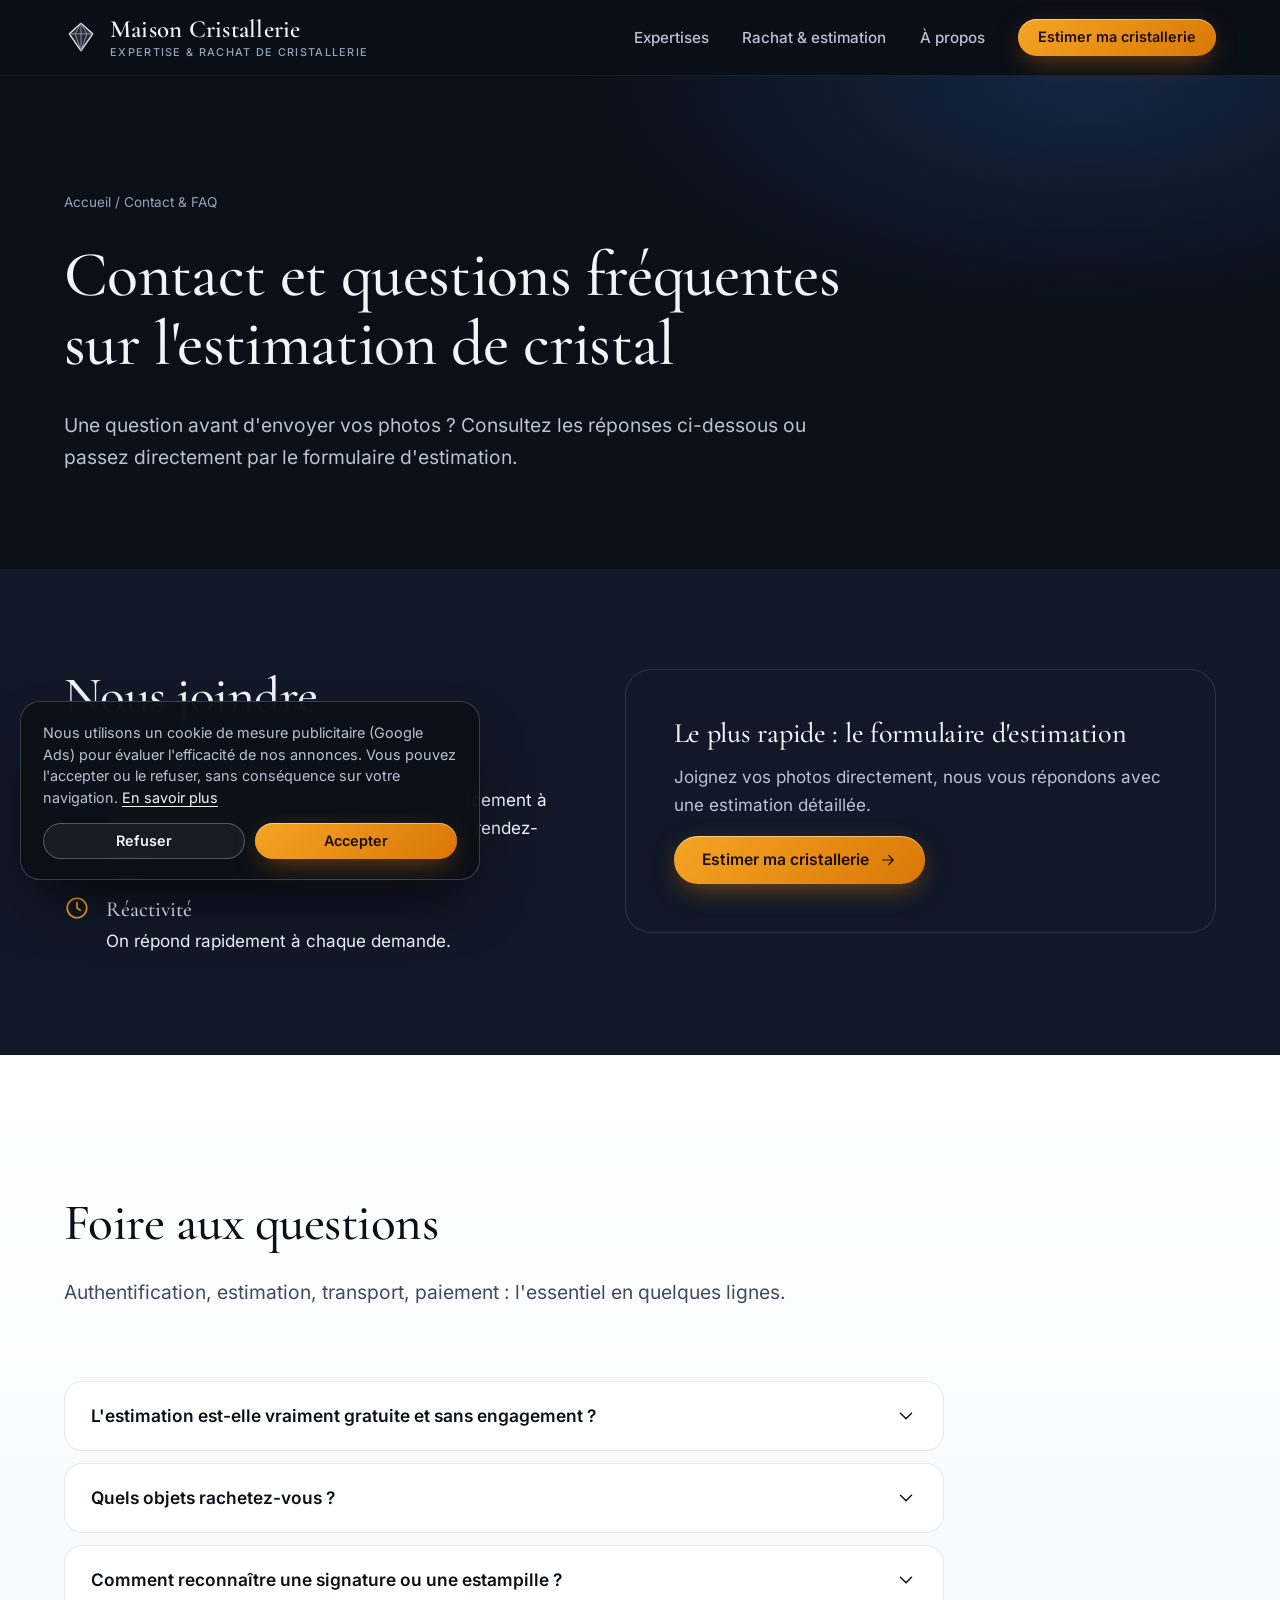
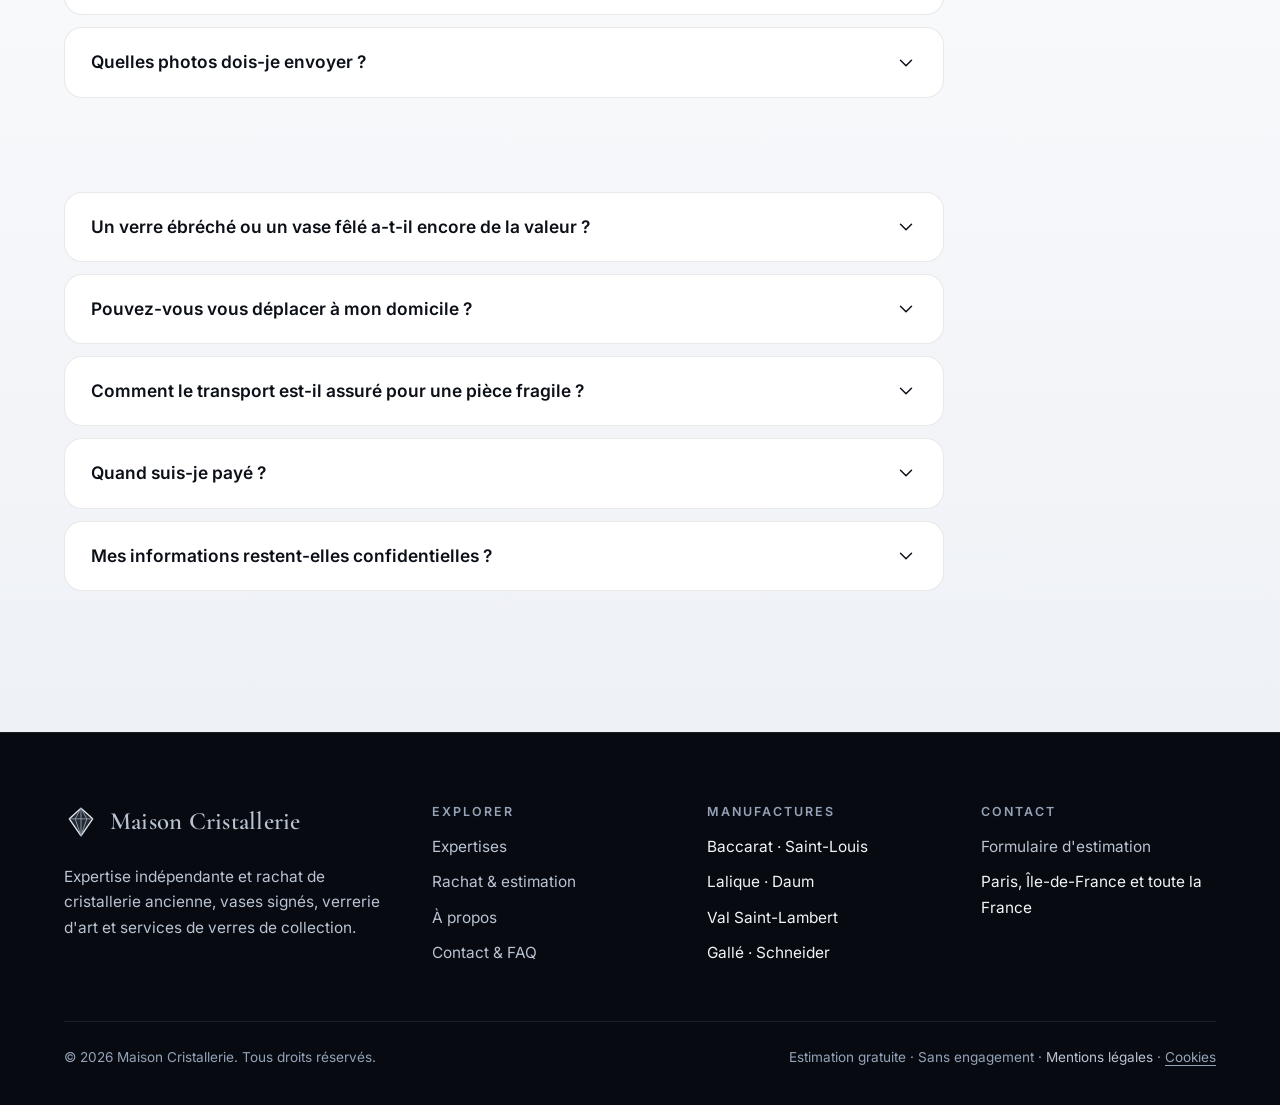
<file: contact/index.html>
<!doctype html>
<html lang="fr">
<head>
<meta charset="utf-8">
<meta name="viewport" content="width=device-width, initial-scale=1">
<title>Contact &amp; FAQ cristal ancien | Maison Cristallerie</title>
<meta name="description" content="Zones de déplacement et réponses aux questions fréquentes sur l'estimation, l'authentification et le rachat de cristal ancien.">
<meta name="robots" content="index, follow, max-image-preview:large">
<meta name="theme-color" content="#0B0F17">
<link rel="canonical" href="https://www.maison-cristallerie.fr/contact/">
<link rel="icon" href="../assets/img/favicon.svg" type="image/svg+xml">
<link rel="icon" href="../assets/img/favicon-48.png" type="image/png" sizes="48x48">
<link rel="apple-touch-icon" href="../assets/img/apple-touch-icon.png">
<meta property="og:type" content="website">
<meta property="og:locale" content="fr_FR">
<meta property="og:site_name" content="Maison Cristallerie">
<meta property="og:title" content="Contact &amp; FAQ cristal ancien | Maison Cristallerie">
<meta property="og:description" content="Zones de déplacement et réponses aux questions fréquentes sur l'estimation, l'authentification et le rachat de cristal ancien.">
<meta property="og:url" content="https://www.maison-cristallerie.fr/contact/">
<meta property="og:image" content="https://www.maison-cristallerie.fr/assets/img/og-cristal.jpg">
<meta property="og:image:width" content="1200">
<meta property="og:image:height" content="630">
<meta name="twitter:card" content="summary_large_image">
<link rel="preload" href="../assets/fonts/inter-400-latin.woff2" as="font" type="font/woff2" crossorigin>
<link rel="preload" href="../assets/fonts/cormorant-garamond-400-latin.woff2" as="font" type="font/woff2" crossorigin>
<link rel="stylesheet" href="../assets/css/fonts.css">
<link rel="stylesheet" href="../assets/css/style.css">
<script>document.documentElement.classList.add('js')</script>
<script type="application/ld+json">[{"@context":"https://schema.org","@type":"WebSite","name":"Maison Cristallerie","url":"https://www.maison-cristallerie.fr/","inLanguage":"fr-FR"},{"@context":"https://schema.org","@type":"FAQPage","mainEntity":[{"@type":"Question","name":"L'estimation est-elle vraiment gratuite et sans engagement ?","acceptedAnswer":{"@type":"Answer","text":"Oui. L'analyse de vos photographies et la proposition de rachat sont entièrement gratuites. Vous restez libre d'accepter, de refuser ou de demander un temps de réflexion, sans aucun frais."}},{"@type":"Question","name":"Quels objets rachetez-vous ?","acceptedAnswer":{"@type":"Answer","text":"Cristallerie ancienne et de collection : carafes, services de verres, vases signés, lustres, sculptures, presse-papiers, pâtes de verre et verrerie d'art des grandes manufactures (Baccarat, Saint-Louis, Lalique, Daum, Gallé, Schneider, Val Saint-Lambert) ainsi que de belles pièces non signées."}},{"@type":"Question","name":"Comment reconnaître une signature ou une estampille ?","acceptedAnswer":{"@type":"Answer","text":"Retournez la pièce sous une lumière rasante : une marque à l'acide apparaît comme un léger dépoli, une gravure à la pointe comme un fin trait irrégulier. Photographiez le dessous du pied, la base et le col, en gros plan et net, puis envoyez-nous les clichés."}},{"@type":"Question","name":"Quelles photos dois-je envoyer ?","acceptedAnswer":{"@type":"Answer","text":"Une vue d'ensemble, une vue de dessus, le dessous (signature), un gros plan sur la taille ou le décor et sur tout défaut visible (éclat, fêle). Une photo avec une règle ou une pièce de monnaie nous aide à juger les dimensions."}},{"@type":"Question","name":"Comment est fixé le prix de rachat ?","acceptedAnswer":{"@type":"Answer","text":"Il dépend de la manufacture, de la rareté du modèle, de la période, de l'état de conservation, de la qualité de la taille ou du décor et de la demande du marché des collectionneurs. Nous vous expliquons chaque critère de notre proposition."}},{"@type":"Question","name":"Un verre ébréché ou un vase fêlé a-t-il encore de la valeur ?","acceptedAnswer":{"@type":"Answer","text":"Souvent oui pour une pièce rare ou signée, même si l'état pèse dans le prix. N'essayez pas de la nettoyer ni de la réparer vous-même : envoyez-nous des photos des défauts."}},{"@type":"Question","name":"Pouvez-vous vous déplacer à mon domicile ?","acceptedAnswer":{"@type":"Answer","text":"Oui, pour les collections importantes ou volumineuses (services complets, lustres, héritages). Le déplacement est organisé avec vous, selon votre localisation. Précisez-le dans le formulaire."}},{"@type":"Question","name":"Comment le transport est-il assuré pour une pièce fragile ?","acceptedAnswer":{"@type":"Answer","text":"Pour une pièce acceptée à distance, nous organisons un emballage et un transport assurés. Vous ne payez rien et la pièce est couverte pendant tout le trajet."}},{"@type":"Question","name":"Quand suis-je payé ?","acceptedAnswer":{"@type":"Answer","text":"Le règlement intervient immédiatement à la remise de la pièce, par virement ou par un autre moyen convenu ensemble."}},{"@type":"Question","name":"Mes informations restent-elles confidentielles ?","acceptedAnswer":{"@type":"Answer","text":"Oui. Votre identité, votre adresse et le contenu de votre collection ne sont jamais communiqués à des tiers."}}]},{"@context":"https://schema.org","@type":"BreadcrumbList","itemListElement":[{"@type":"ListItem","position":1,"name":"Accueil","item":"https://www.maison-cristallerie.fr/"},{"@type":"ListItem","position":2,"name":"Contact & FAQ","item":"https://www.maison-cristallerie.fr/contact/"}]}]</script>
<script>
window.dataLayer = window.dataLayer || [];
function gtag(){dataLayer.push(arguments);}
gtag('consent', 'default', { ad_storage: 'denied', ad_user_data: 'denied', ad_personalization: 'denied', analytics_storage: 'denied', wait_for_update: 500 });
try { if (localStorage.getItem('mc-consent') === 'granted') gtag('consent', 'update', { ad_storage: 'granted', ad_user_data: 'granted', ad_personalization: 'granted', analytics_storage: 'granted' }); } catch (e) {}
gtag('js', new Date());
gtag('config', 'AW-18503417665');
</script>
<script async src="https://www.googletagmanager.com/gtag/js?id=AW-18503417665"></script>
</head>
<body>
<a class="skip" href="#contenu">Aller au contenu</a>
<header class="site-header">
  <div class="wrap header-in">
    <a class="brand" href="../" aria-label="Maison Cristallerie — accueil"><svg viewBox="0 0 64 64" aria-hidden="true"><path d="M32 6 54 26 32 58 10 26Z" fill="rgba(226,232,240,.14)" stroke="#E2E8F0" stroke-width="2.5" stroke-linejoin="round"/><path d="M10 26H54M32 6V58M21 26 32 6 43 26M21 26 32 58 43 26" stroke="#94A3B8" stroke-width="1.6" fill="none" stroke-linejoin="round"/></svg><span class="brand-name">Maison Cristallerie<small>Expertise & rachat de cristallerie</small></span></a>
    <button class="menu-btn" aria-expanded="false" aria-controls="nav" aria-label="Menu"><span></span></button>
    <nav class="nav" id="nav" aria-label="Navigation principale"><a href="../expertises/">Expertises</a><a href="../estimation/">Rachat & estimation</a><a href="../a-propos/">À propos</a><a class="btn btn--sm" href="../estimation/">Estimer ma cristallerie</a></nav>
  </div>
</header>
<main id="contenu">

<section class="page-hero"><div class="wrap"><div>
  <p class="crumbs"><a href="../">Accueil</a> / Contact &amp; FAQ</p>
  <h1 data-reveal style="--i:0">Contact et questions fréquentes sur l'estimation de cristal</h1>
  <p class="lead" data-reveal style="--i:1">Une question avant d'envoyer vos photos ? Consultez les réponses ci-dessous ou passez directement par le formulaire d'estimation.</p>
</div></div></section>

<section class="section section--alt" aria-labelledby="coordonnees" style="padding-block:clamp(56px,8vw,100px)"><div class="wrap contact-grid">
  <div>
    <h2 id="coordonnees" data-reveal style="--i:0">Nous joindre</h2>
    <ul class="contact-list" data-reveal style="--i:1">
      <li><svg viewBox="0 0 24 24" fill="none" stroke="currentColor" stroke-width="1.6" stroke-linecap="round" stroke-linejoin="round" aria-hidden="true" ><path d="M12 21s7-6.2 7-11.5A7 7 0 005 9.5C5 14.8 12 21 12 21z"/><circle cx="12" cy="9.5" r="2.5"/></svg><span><strong>Zones de déplacement</strong>Paris, Île-de-France et toute la France. Déplacement à domicile pour les collections importantes, sur rendez-vous.</span></li>
      <li><svg viewBox="0 0 24 24" fill="none" stroke="currentColor" stroke-width="1.6" stroke-linecap="round" stroke-linejoin="round" aria-hidden="true" ><circle cx="12" cy="12" r="9"/><path d="M12 7v5l3 2"/></svg><span><strong>Réactivité</strong>On répond rapidement à chaque demande.</span></li>
    </ul>
    
  </div>
  <div class="panel" data-reveal style="--i:1">
    <h3>Le plus rapide : le formulaire d'estimation</h3>
    <p style="color:var(--ink-dim)">Joignez vos photos directement, nous vous répondons avec une estimation détaillée.</p>
    <a class="btn" href="../estimation/">Estimer ma cristallerie<svg viewBox="0 0 24 24" fill="none" stroke="currentColor" stroke-width="1.6" stroke-linecap="round" stroke-linejoin="round" aria-hidden="true" ><path d="M5 12h14M13 6l6 6-6 6"/></svg></a>
  </div>
</div></section>

<section class="section section--light" aria-labelledby="faq-titre"><div class="wrap">
  <div class="section-head" data-reveal style="--i:0"><h2 id="faq-titre">Foire aux questions</h2><p class="lead">Authentification, estimation, transport, paiement : l'essentiel en quelques lignes.</p></div>
  <div class="faq">
    <div class="faq-item" data-reveal style="--i:0"><h3 style="margin:0;font-size:inherit"><button class="faq-q" type="button" aria-expanded="false" aria-controls="faq-a0" id="faq-q0"><span>L'estimation est-elle vraiment gratuite et sans engagement ?</span><svg viewBox="0 0 24 24" fill="none" stroke="currentColor" stroke-width="1.6" stroke-linecap="round" stroke-linejoin="round" aria-hidden="true" ><path d="M6 9l6 6 6-6"/></svg></button></h3><div class="faq-a" id="faq-a0" role="region" aria-labelledby="faq-q0"><div><p>Oui. L'analyse de vos photographies et la proposition de rachat sont entièrement gratuites. Vous restez libre d'accepter, de refuser ou de demander un temps de réflexion, sans aucun frais.</p></div></div></div><div class="faq-item" data-reveal style="--i:1"><h3 style="margin:0;font-size:inherit"><button class="faq-q" type="button" aria-expanded="false" aria-controls="faq-a1" id="faq-q1"><span>Quels objets rachetez-vous ?</span><svg viewBox="0 0 24 24" fill="none" stroke="currentColor" stroke-width="1.6" stroke-linecap="round" stroke-linejoin="round" aria-hidden="true" ><path d="M6 9l6 6 6-6"/></svg></button></h3><div class="faq-a" id="faq-a1" role="region" aria-labelledby="faq-q1"><div><p>Cristallerie ancienne et de collection : carafes, services de verres, vases signés, lustres, sculptures, presse-papiers, pâtes de verre et verrerie d'art des grandes manufactures (Baccarat, Saint-Louis, Lalique, Daum, Gallé, Schneider, Val Saint-Lambert) ainsi que de belles pièces non signées.</p></div></div></div><div class="faq-item" data-reveal style="--i:2"><h3 style="margin:0;font-size:inherit"><button class="faq-q" type="button" aria-expanded="false" aria-controls="faq-a2" id="faq-q2"><span>Comment reconnaître une signature ou une estampille ?</span><svg viewBox="0 0 24 24" fill="none" stroke="currentColor" stroke-width="1.6" stroke-linecap="round" stroke-linejoin="round" aria-hidden="true" ><path d="M6 9l6 6 6-6"/></svg></button></h3><div class="faq-a" id="faq-a2" role="region" aria-labelledby="faq-q2"><div><p>Retournez la pièce sous une lumière rasante : une marque à l'acide apparaît comme un léger dépoli, une gravure à la pointe comme un fin trait irrégulier. Photographiez le dessous du pied, la base et le col, en gros plan et net, puis envoyez-nous les clichés.</p></div></div></div><div class="faq-item" data-reveal style="--i:0"><h3 style="margin:0;font-size:inherit"><button class="faq-q" type="button" aria-expanded="false" aria-controls="faq-a3" id="faq-q3"><span>Quelles photos dois-je envoyer ?</span><svg viewBox="0 0 24 24" fill="none" stroke="currentColor" stroke-width="1.6" stroke-linecap="round" stroke-linejoin="round" aria-hidden="true" ><path d="M6 9l6 6 6-6"/></svg></button></h3><div class="faq-a" id="faq-a3" role="region" aria-labelledby="faq-q3"><div><p>Une vue d'ensemble, une vue de dessus, le dessous (signature), un gros plan sur la taille ou le décor et sur tout défaut visible (éclat, fêle). Une photo avec une règle ou une pièce de monnaie nous aide à juger les dimensions.</p></div></div></div><div class="faq-item" data-reveal style="--i:1"><h3 style="margin:0;font-size:inherit"><button class="faq-q" type="button" aria-expanded="false" aria-controls="faq-a4" id="faq-q4"><span>Comment est fixé le prix de rachat ?</span><svg viewBox="0 0 24 24" fill="none" stroke="currentColor" stroke-width="1.6" stroke-linecap="round" stroke-linejoin="round" aria-hidden="true" ><path d="M6 9l6 6 6-6"/></svg></button></h3><div class="faq-a" id="faq-a4" role="region" aria-labelledby="faq-q4"><div><p>Il dépend de la manufacture, de la rareté du modèle, de la période, de l'état de conservation, de la qualité de la taille ou du décor et de la demande du marché des collectionneurs. Nous vous expliquons chaque critère de notre proposition.</p></div></div></div><div class="faq-item" data-reveal style="--i:2"><h3 style="margin:0;font-size:inherit"><button class="faq-q" type="button" aria-expanded="false" aria-controls="faq-a5" id="faq-q5"><span>Un verre ébréché ou un vase fêlé a-t-il encore de la valeur ?</span><svg viewBox="0 0 24 24" fill="none" stroke="currentColor" stroke-width="1.6" stroke-linecap="round" stroke-linejoin="round" aria-hidden="true" ><path d="M6 9l6 6 6-6"/></svg></button></h3><div class="faq-a" id="faq-a5" role="region" aria-labelledby="faq-q5"><div><p>Souvent oui pour une pièce rare ou signée, même si l'état pèse dans le prix. N'essayez pas de la nettoyer ni de la réparer vous-même : envoyez-nous des photos des défauts.</p></div></div></div><div class="faq-item" data-reveal style="--i:0"><h3 style="margin:0;font-size:inherit"><button class="faq-q" type="button" aria-expanded="false" aria-controls="faq-a6" id="faq-q6"><span>Pouvez-vous vous déplacer à mon domicile ?</span><svg viewBox="0 0 24 24" fill="none" stroke="currentColor" stroke-width="1.6" stroke-linecap="round" stroke-linejoin="round" aria-hidden="true" ><path d="M6 9l6 6 6-6"/></svg></button></h3><div class="faq-a" id="faq-a6" role="region" aria-labelledby="faq-q6"><div><p>Oui, pour les collections importantes ou volumineuses (services complets, lustres, héritages). Le déplacement est organisé avec vous, selon votre localisation. Précisez-le dans le formulaire.</p></div></div></div><div class="faq-item" data-reveal style="--i:1"><h3 style="margin:0;font-size:inherit"><button class="faq-q" type="button" aria-expanded="false" aria-controls="faq-a7" id="faq-q7"><span>Comment le transport est-il assuré pour une pièce fragile ?</span><svg viewBox="0 0 24 24" fill="none" stroke="currentColor" stroke-width="1.6" stroke-linecap="round" stroke-linejoin="round" aria-hidden="true" ><path d="M6 9l6 6 6-6"/></svg></button></h3><div class="faq-a" id="faq-a7" role="region" aria-labelledby="faq-q7"><div><p>Pour une pièce acceptée à distance, nous organisons un emballage et un transport assurés. Vous ne payez rien et la pièce est couverte pendant tout le trajet.</p></div></div></div><div class="faq-item" data-reveal style="--i:2"><h3 style="margin:0;font-size:inherit"><button class="faq-q" type="button" aria-expanded="false" aria-controls="faq-a8" id="faq-q8"><span>Quand suis-je payé ?</span><svg viewBox="0 0 24 24" fill="none" stroke="currentColor" stroke-width="1.6" stroke-linecap="round" stroke-linejoin="round" aria-hidden="true" ><path d="M6 9l6 6 6-6"/></svg></button></h3><div class="faq-a" id="faq-a8" role="region" aria-labelledby="faq-q8"><div><p>Le règlement intervient immédiatement à la remise de la pièce, par virement ou par un autre moyen convenu ensemble.</p></div></div></div><div class="faq-item" data-reveal style="--i:0"><h3 style="margin:0;font-size:inherit"><button class="faq-q" type="button" aria-expanded="false" aria-controls="faq-a9" id="faq-q9"><span>Mes informations restent-elles confidentielles ?</span><svg viewBox="0 0 24 24" fill="none" stroke="currentColor" stroke-width="1.6" stroke-linecap="round" stroke-linejoin="round" aria-hidden="true" ><path d="M6 9l6 6 6-6"/></svg></button></h3><div class="faq-a" id="faq-a9" role="region" aria-labelledby="faq-q9"><div><p>Oui. Votre identité, votre adresse et le contenu de votre collection ne sont jamais communiqués à des tiers.</p></div></div></div>
  </div>
</div></section>
</main>
<footer class="site-footer">
  <div class="wrap">
    <div class="foot-grid">
      <div>
        <a class="brand" href="../"><svg viewBox="0 0 64 64" aria-hidden="true"><path d="M32 6 54 26 32 58 10 26Z" fill="rgba(226,232,240,.14)" stroke="#E2E8F0" stroke-width="2.5" stroke-linejoin="round"/><path d="M10 26H54M32 6V58M21 26 32 6 43 26M21 26 32 58 43 26" stroke="#94A3B8" stroke-width="1.6" fill="none" stroke-linejoin="round"/></svg><span class="brand-name">Maison Cristallerie</span></a>
        <p style="margin-top:18px">Expertise indépendante et rachat de cristallerie ancienne, vases signés, verrerie d'art et services de verres de collection.</p>
      </div>
      <div><h2>Explorer</h2><ul><li><a href="../expertises/">Expertises</a></li><li><a href="../estimation/">Rachat & estimation</a></li><li><a href="../a-propos/">À propos</a></li><li><a href="../contact/">Contact & FAQ</a></li></ul></div>
      <div><h2>Manufactures</h2><ul><li>Baccarat · Saint-Louis</li><li>Lalique · Daum</li><li>Val Saint-Lambert</li><li>Gallé · Schneider</li></ul></div>
      <div><h2>Contact</h2><ul><li><a href="../estimation/">Formulaire d'estimation</a></li><li>Paris, Île-de-France et toute la France</li></ul></div>
    </div>
    
    <div class="foot-bottom"><span>© <span id="y">2026</span> Maison Cristallerie. Tous droits réservés.</span><span>Estimation gratuite · Sans engagement · <a href="../mentions-legales/">Mentions légales</a> · <button type="button" class="linklike" data-consent-open>Cookies</button></span></div>
  </div>
</footer>
<div class="consent" id="consent" role="dialog" aria-live="polite" aria-label="Cookies" hidden>
  <p>Nous utilisons un cookie de mesure publicitaire (Google Ads) pour évaluer l'efficacité de nos annonces. Vous pouvez l'accepter ou le refuser, sans conséquence sur votre navigation. <a href="../mentions-legales/#cookies">En savoir plus</a></p>
  <div class="consent-btns"><button type="button" class="btn btn--ghost btn--sm" data-consent="denied">Refuser</button><button type="button" class="btn btn--sm" data-consent="granted">Accepter</button></div>
</div>
<script src="../assets/js/main.js" defer></script>
</body>
</html>
</file>
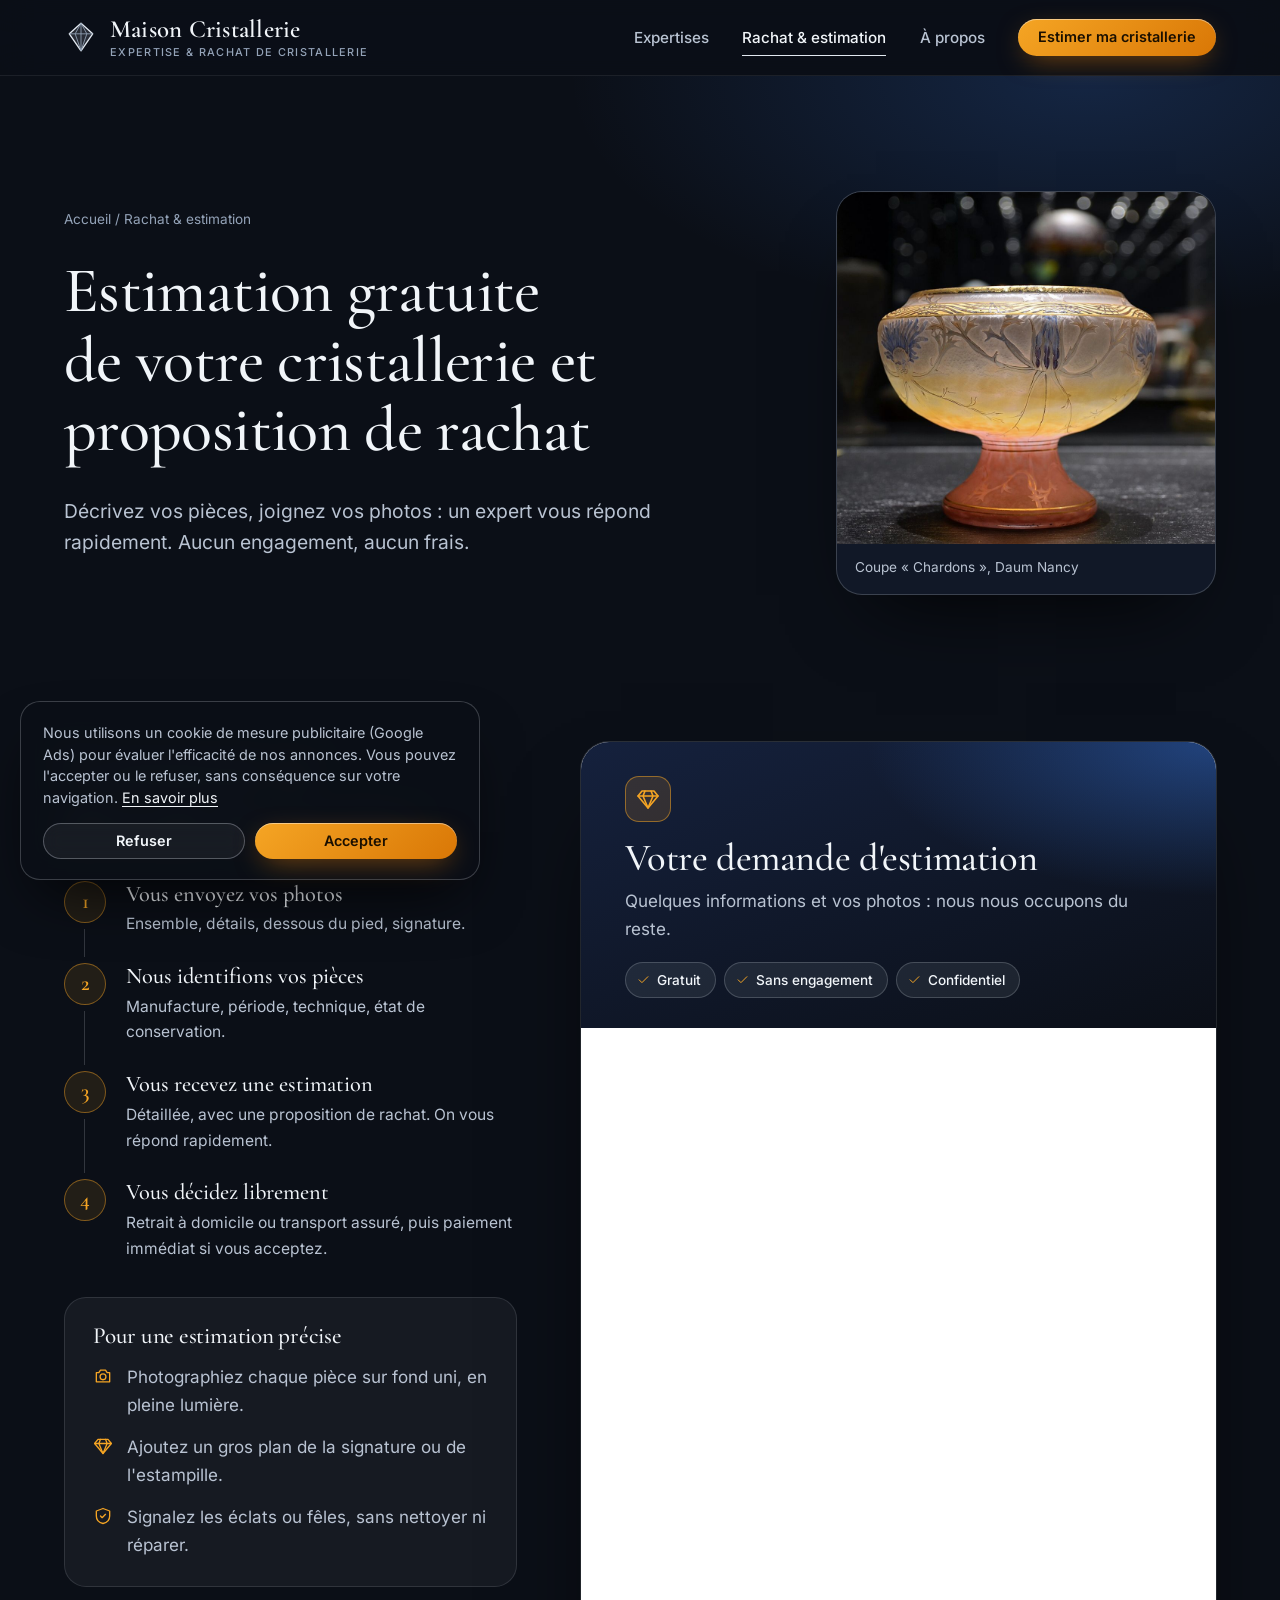
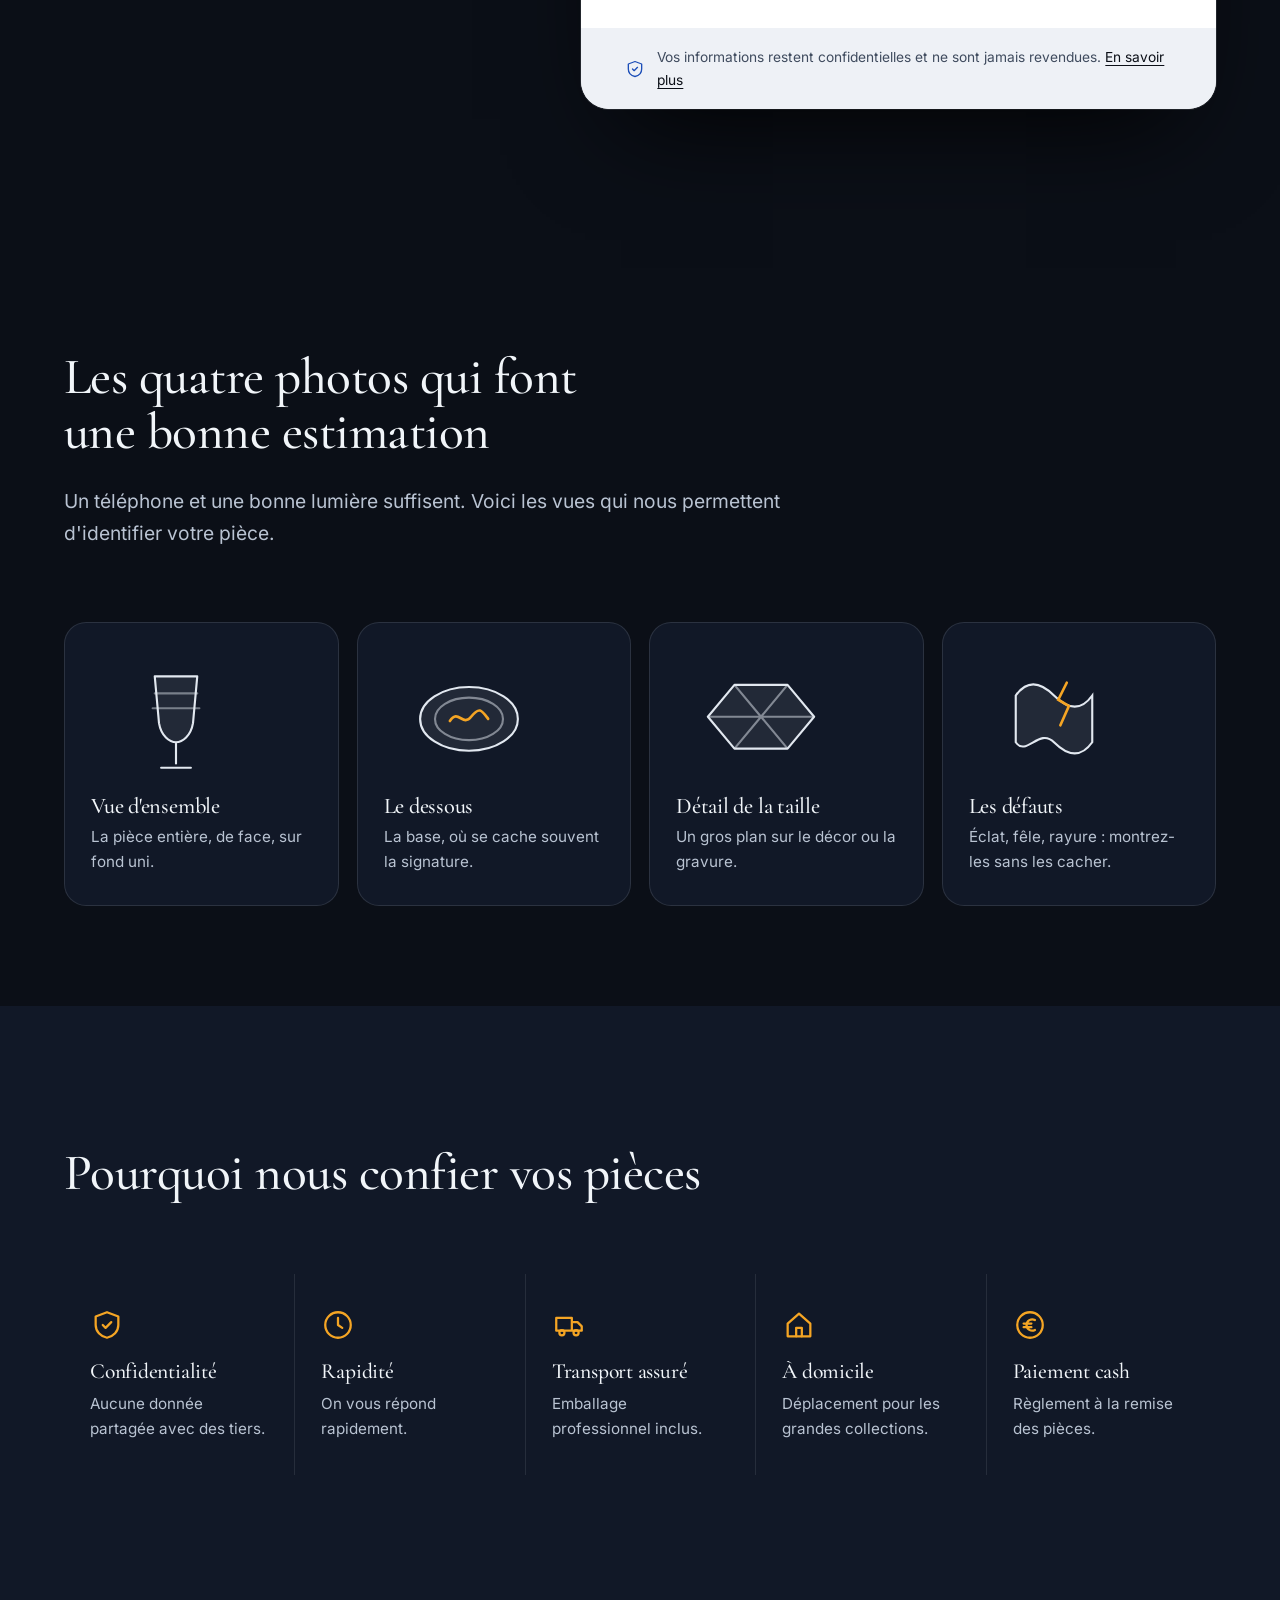
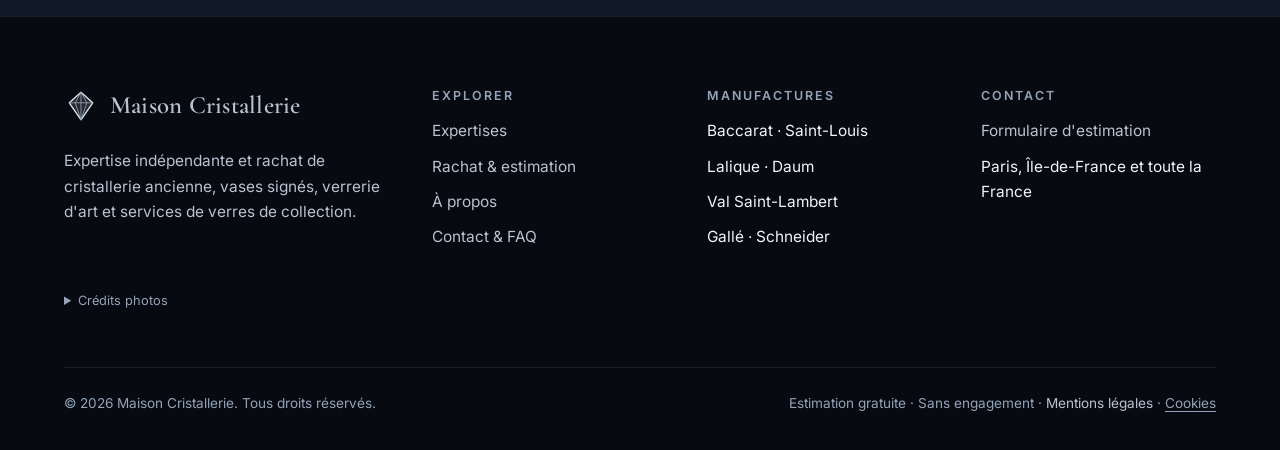
<file: estimation/index.html>
<!doctype html>
<html lang="fr">
<head>
<meta charset="utf-8">
<meta name="viewport" content="width=device-width, initial-scale=1">
<title>Estimation gratuite de cristal ancien | Maison Cristallerie</title>
<meta name="description" content="Estimation gratuite de vos cristaux, vases et verres anciens : envoyez vos photos via le formulaire, sans engagement. Rachat possible au comptant.">
<meta name="robots" content="index, follow, max-image-preview:large">
<meta name="theme-color" content="#0B0F17">
<link rel="canonical" href="https://www.maison-cristallerie.fr/estimation/">
<link rel="icon" href="../assets/img/favicon.svg" type="image/svg+xml">
<link rel="icon" href="../assets/img/favicon-48.png" type="image/png" sizes="48x48">
<link rel="apple-touch-icon" href="../assets/img/apple-touch-icon.png">
<meta property="og:type" content="website">
<meta property="og:locale" content="fr_FR">
<meta property="og:site_name" content="Maison Cristallerie">
<meta property="og:title" content="Estimation gratuite de cristal ancien | Maison Cristallerie">
<meta property="og:description" content="Estimation gratuite de vos cristaux, vases et verres anciens : envoyez vos photos via le formulaire, sans engagement. Rachat possible au comptant.">
<meta property="og:url" content="https://www.maison-cristallerie.fr/estimation/">
<meta property="og:image" content="https://www.maison-cristallerie.fr/assets/img/og-cristal.jpg">
<meta property="og:image:width" content="1200">
<meta property="og:image:height" content="630">
<meta name="twitter:card" content="summary_large_image">
<link rel="preload" href="../assets/fonts/inter-400-latin.woff2" as="font" type="font/woff2" crossorigin>
<link rel="preload" href="../assets/fonts/cormorant-garamond-400-latin.woff2" as="font" type="font/woff2" crossorigin>
<link rel="stylesheet" href="../assets/css/fonts.css">
<link rel="stylesheet" href="../assets/css/style.css">
<script>document.documentElement.classList.add('js')</script>
<script type="application/ld+json">[{"@context":"https://schema.org","@type":"WebSite","name":"Maison Cristallerie","url":"https://www.maison-cristallerie.fr/","inLanguage":"fr-FR"},{"@context":"https://schema.org","@type":"Service","name":"Estimation gratuite de cristallerie ancienne","provider":{"@type":"ProfessionalService","name":"Maison Cristallerie","url":"https://www.maison-cristallerie.fr/"},"areaServed":"FR","offers":{"@type":"Offer","price":"0","priceCurrency":"EUR","description":"Estimation gratuite et sans engagement"}},{"@context":"https://schema.org","@type":"BreadcrumbList","itemListElement":[{"@type":"ListItem","position":1,"name":"Accueil","item":"https://www.maison-cristallerie.fr/"},{"@type":"ListItem","position":2,"name":"Rachat & estimation","item":"https://www.maison-cristallerie.fr/estimation/"}]}]</script>
<script>
window.dataLayer = window.dataLayer || [];
function gtag(){dataLayer.push(arguments);}
gtag('consent', 'default', { ad_storage: 'denied', ad_user_data: 'denied', ad_personalization: 'denied', analytics_storage: 'denied', wait_for_update: 500 });
try { if (localStorage.getItem('mc-consent') === 'granted') gtag('consent', 'update', { ad_storage: 'granted', ad_user_data: 'granted', ad_personalization: 'granted', analytics_storage: 'granted' }); } catch (e) {}
gtag('js', new Date());
gtag('config', 'AW-18503417665');
</script>
<script async src="https://www.googletagmanager.com/gtag/js?id=AW-18503417665"></script>
</head>
<body>
<a class="skip" href="#contenu">Aller au contenu</a>
<header class="site-header">
  <div class="wrap header-in">
    <a class="brand" href="../" aria-label="Maison Cristallerie — accueil"><svg viewBox="0 0 64 64" aria-hidden="true"><path d="M32 6 54 26 32 58 10 26Z" fill="rgba(226,232,240,.14)" stroke="#E2E8F0" stroke-width="2.5" stroke-linejoin="round"/><path d="M10 26H54M32 6V58M21 26 32 6 43 26M21 26 32 58 43 26" stroke="#94A3B8" stroke-width="1.6" fill="none" stroke-linejoin="round"/></svg><span class="brand-name">Maison Cristallerie<small>Expertise & rachat de cristallerie</small></span></a>
    <button class="menu-btn" aria-expanded="false" aria-controls="nav" aria-label="Menu"><span></span></button>
    <nav class="nav" id="nav" aria-label="Navigation principale"><a href="../expertises/">Expertises</a><a href="../estimation/" aria-current="page">Rachat & estimation</a><a href="../a-propos/">À propos</a><a class="btn btn--sm" href="../estimation/">Estimer ma cristallerie</a></nav>
  </div>
</header>
<main id="contenu">

<section class="page-hero"><div class="wrap has-photo"><div>
  <p class="crumbs"><a href="../">Accueil</a> / Rachat &amp; estimation</p>
  <h1 data-reveal style="--i:0">Estimation gratuite de votre cristallerie et proposition de rachat</h1>
  <p class="lead" data-reveal style="--i:1">Décrivez vos pièces, joignez vos photos : un expert vous répond rapidement. Aucun engagement, aucun frais.</p>
</div><figure class="hero-fig" data-reveal style="--i:2"><img src="../assets/photos/coupe-daum-chardons.jpg" width="1000" height="930" alt="Coupe « Chardons » de Daum Nancy, verre gravé à l'acide sur piédouche" style="object-position:50% 55%" fetchpriority="high" decoding="async"><figcaption>Coupe « Chardons », Daum Nancy</figcaption></figure></div></section>

<section class="section est" aria-labelledby="form-title"><div class="wrap est-grid">
  <aside class="est-aside">
    <h2 id="form-title" data-reveal style="--i:0">Comment se déroule l'expertise</h2>
    <ol class="vsteps" data-reveal style="--i:1">
      <li><strong>Vous envoyez vos photos</strong><span>Ensemble, détails, dessous du pied, signature.</span></li>
      <li><strong>Nous identifions vos pièces</strong><span>Manufacture, période, technique, état de conservation.</span></li>
      <li><strong>Vous recevez une estimation</strong><span>Détaillée, avec une proposition de rachat. On vous répond rapidement.</span></li>
      <li><strong>Vous décidez librement</strong><span>Retrait à domicile ou transport assuré, puis paiement immédiat si vous acceptez.</span></li>
    </ol>
    <div class="est-tips" data-reveal style="--i:2">
      <h3>Pour une estimation précise</h3>
      <ul class="checks">
        <li><svg viewBox="0 0 24 24" fill="none" stroke="currentColor" stroke-width="1.6" stroke-linecap="round" stroke-linejoin="round" aria-hidden="true" ><path d="M4 8h3l2-3h6l2 3h3v11H4z"/><circle cx="12" cy="13" r="3.5"/></svg><span>Photographiez chaque pièce sur fond uni, en pleine lumière.</span></li>
        <li><svg viewBox="0 0 24 24" fill="none" stroke="currentColor" stroke-width="1.6" stroke-linecap="round" stroke-linejoin="round" aria-hidden="true" ><path d="M6 4h12l4 5-10 12L2 9z"/><path d="M2 9h20M9 4l-2 5 5 12 5-12-2-5"/></svg><span>Ajoutez un gros plan de la signature ou de l'estampille.</span></li>
        <li><svg viewBox="0 0 24 24" fill="none" stroke="currentColor" stroke-width="1.6" stroke-linecap="round" stroke-linejoin="round" aria-hidden="true" ><path d="M12 3l8 3v6c0 4.5-3.4 8-8 9-4.6-1-8-4.5-8-9V6l8-3z"/><path d="M9 12l2 2 4-4"/></svg><span>Signalez les éclats ou fêles, sans nettoyer ni réparer.</span></li>
      </ul>
    </div>
  </aside>
  <div class="est-card" data-reveal style="--i:1" id="formulaire">
    <div class="est-card-head">
      <span class="est-ico"><svg viewBox="0 0 24 24" fill="none" stroke="currentColor" stroke-width="1.6" stroke-linecap="round" stroke-linejoin="round" aria-hidden="true" ><path d="M6 4h12l4 5-10 12L2 9z"/><path d="M2 9h20M9 4l-2 5 5 12 5-12-2-5"/></svg></span>
      <h2>Votre demande d'estimation</h2>
      <p>Quelques informations et vos photos : nous nous occupons du reste.</p>
      <ul class="est-chips"><li><svg viewBox="0 0 24 24" fill="none" stroke="currentColor" stroke-width="1.6" stroke-linecap="round" stroke-linejoin="round" aria-hidden="true" ><path d="M5 12.5l4.5 4.5L19 7.5"/></svg>Gratuit</li><li><svg viewBox="0 0 24 24" fill="none" stroke="currentColor" stroke-width="1.6" stroke-linecap="round" stroke-linejoin="round" aria-hidden="true" ><path d="M5 12.5l4.5 4.5L19 7.5"/></svg>Sans engagement</li><li><svg viewBox="0 0 24 24" fill="none" stroke="currentColor" stroke-width="1.6" stroke-linecap="round" stroke-linejoin="round" aria-hidden="true" ><path d="M5 12.5l4.5 4.5L19 7.5"/></svg>Confidentiel</li></ul>
    </div>
    <div class="est-card-body"><iframe data-merci="../merci/" data-tally-src="https://tally.so/embed/7XqAM0?hideTitle=1&transparentBackground=1&dynamicHeight=1" loading="lazy" width="100%" height="560" title="Formulaire d'estimation de cristallerie"></iframe></div>
    <p class="est-card-foot"><svg viewBox="0 0 24 24" fill="none" stroke="currentColor" stroke-width="1.6" stroke-linecap="round" stroke-linejoin="round" aria-hidden="true" ><path d="M12 3l8 3v6c0 4.5-3.4 8-8 9-4.6-1-8-4.5-8-9V6l8-3z"/><path d="M9 12l2 2 4-4"/></svg><span>Vos informations restent confidentielles et ne sont jamais revendues. <a href="../mentions-legales/">En savoir plus</a></span></p>
  </div>
</div></section>

<section class="section" aria-labelledby="photos-titre" style="padding-block:clamp(56px,8vw,100px)"><div class="wrap">
  <div class="section-head" data-reveal style="--i:0"><h2 id="photos-titre">Les quatre photos qui font une bonne estimation</h2>
  <p class="lead">Un téléphone et une bonne lumière suffisent. Voici les vues qui nous permettent d'identifier votre pièce.</p></div>
  <div class="shots">
    <article class="shot" data-reveal style="--i:0"><svg viewBox="0 0 160 120" fill="none" stroke="currentColor" stroke-width="2" stroke-linecap="round" stroke-linejoin="round" aria-hidden="true"><path d="M60 22h40l-4 44c-2 12-10 18-16 18s-14-6-16-18zM80 84v20M66 108h28" fill="rgba(226,232,240,.08)"/><path d="M60 38h40M58 52h44" opacity=".45"/></svg><h3>Vue d'ensemble</h3><p>La pièce entière, de face, sur fond uni.</p></article>
    <article class="shot" data-reveal style="--i:1"><svg viewBox="0 0 160 120" fill="none" stroke="currentColor" stroke-width="2" stroke-linecap="round" aria-hidden="true"><ellipse cx="80" cy="62" rx="46" ry="30" fill="rgba(226,232,240,.08)"/><ellipse cx="80" cy="62" rx="32" ry="20" opacity=".5"/><path d="M62 64c8-12 12 6 20-4s10-6 16 2" stroke="#F5A524" stroke-width="2.5"/></svg><h3>Le dessous</h3><p>La base, où se cache souvent la signature.</p></article>
    <article class="shot" data-reveal style="--i:2"><svg viewBox="0 0 160 120" fill="none" stroke="currentColor" stroke-width="2" stroke-linejoin="round" aria-hidden="true"><path d="M30 60l25-30h50l25 30-25 30H55z" fill="rgba(226,232,240,.08)"/><path d="M55 30l25 30 25-30M55 90l25-30 25 30M30 60h100" opacity=".5"/></svg><h3>Détail de la taille</h3><p>Un gros plan sur le décor ou la gravure.</p></article>
    <article class="shot" data-reveal style="--i:3"><svg viewBox="0 0 160 120" fill="none" stroke="currentColor" stroke-width="2" stroke-linecap="round" aria-hidden="true"><path d="M44 40c10-14 22-14 36 0s26 14 36 0v44c-10 14-22 14-36 0S54 98 44 84z" fill="rgba(226,232,240,.08)"/><path d="M92 28l-8 16 10 6-8 18" stroke="#F5A524" stroke-width="2.5"/></svg><h3>Les défauts</h3><p>Éclat, fêle, rayure : montrez-les sans les cacher.</p></article>
  </div>
</div></section>

<section class="section section--alt" aria-labelledby="rassurance"><div class="wrap">
  <div class="section-head" data-reveal style="--i:0"><h2 id="rassurance">Pourquoi nous confier vos pièces</h2></div>
  <div class="trust">
    <article class="trust-item" data-reveal style="--i:0"><svg viewBox="0 0 24 24" fill="none" stroke="currentColor" stroke-width="1.6" stroke-linecap="round" stroke-linejoin="round" aria-hidden="true" ><path d="M12 3l8 3v6c0 4.5-3.4 8-8 9-4.6-1-8-4.5-8-9V6l8-3z"/><path d="M9 12l2 2 4-4"/></svg><h3>Confidentialité</h3><p>Aucune donnée partagée avec des tiers.</p></article>
    <article class="trust-item" data-reveal style="--i:1"><svg viewBox="0 0 24 24" fill="none" stroke="currentColor" stroke-width="1.6" stroke-linecap="round" stroke-linejoin="round" aria-hidden="true" ><circle cx="12" cy="12" r="9"/><path d="M12 7v5l3 2"/></svg><h3>Rapidité</h3><p>On vous répond rapidement.</p></article>
    <article class="trust-item" data-reveal style="--i:2"><svg viewBox="0 0 24 24" fill="none" stroke="currentColor" stroke-width="1.6" stroke-linecap="round" stroke-linejoin="round" aria-hidden="true" ><path d="M3 7h11v9H3zM14 10h4l3 3v3h-7"/><circle cx="7" cy="17.5" r="1.8"/><circle cx="17" cy="17.5" r="1.8"/></svg><h3>Transport assuré</h3><p>Emballage professionnel inclus.</p></article>
    <article class="trust-item" data-reveal style="--i:3"><svg viewBox="0 0 24 24" fill="none" stroke="currentColor" stroke-width="1.6" stroke-linecap="round" stroke-linejoin="round" aria-hidden="true" ><path d="M4 11l8-7 8 7v9H4z"/><path d="M10 20v-6h4v6"/></svg><h3>À domicile</h3><p>Déplacement pour les grandes collections.</p></article>
    <article class="trust-item" data-reveal style="--i:4"><svg viewBox="0 0 24 24" fill="none" stroke="currentColor" stroke-width="1.6" stroke-linecap="round" stroke-linejoin="round" aria-hidden="true" ><circle cx="12" cy="12" r="9"/><path d="M15.5 8.5a4 4 0 100 7M7.5 11h5.5M7.5 13.5H13"/></svg><h3>Paiement cash</h3><p>Règlement à la remise des pièces.</p></article>
  </div>
</div></section>
</main>
<footer class="site-footer">
  <div class="wrap">
    <div class="foot-grid">
      <div>
        <a class="brand" href="../"><svg viewBox="0 0 64 64" aria-hidden="true"><path d="M32 6 54 26 32 58 10 26Z" fill="rgba(226,232,240,.14)" stroke="#E2E8F0" stroke-width="2.5" stroke-linejoin="round"/><path d="M10 26H54M32 6V58M21 26 32 6 43 26M21 26 32 58 43 26" stroke="#94A3B8" stroke-width="1.6" fill="none" stroke-linejoin="round"/></svg><span class="brand-name">Maison Cristallerie</span></a>
        <p style="margin-top:18px">Expertise indépendante et rachat de cristallerie ancienne, vases signés, verrerie d'art et services de verres de collection.</p>
      </div>
      <div><h2>Explorer</h2><ul><li><a href="../expertises/">Expertises</a></li><li><a href="../estimation/">Rachat & estimation</a></li><li><a href="../a-propos/">À propos</a></li><li><a href="../contact/">Contact & FAQ</a></li></ul></div>
      <div><h2>Manufactures</h2><ul><li>Baccarat · Saint-Louis</li><li>Lalique · Daum</li><li>Val Saint-Lambert</li><li>Gallé · Schneider</li></ul></div>
      <div><h2>Contact</h2><ul><li><a href="../estimation/">Formulaire d'estimation</a></li><li>Paris, Île-de-France et toute la France</li></ul></div>
    </div>
    <details class="credits"><summary>Crédits photos</summary><ul><li>« <a href="https://commons.wikimedia.org/wiki/File:Vase_Chardons_Daum_MBAN_24032013.jpg" rel="noopener" target="_blank">Vase Chardons Daum MBAN 24032013</a> », Vassil, CC0, via Wikimedia Commons.</li></ul></details>
    <div class="foot-bottom"><span>© <span id="y">2026</span> Maison Cristallerie. Tous droits réservés.</span><span>Estimation gratuite · Sans engagement · <a href="../mentions-legales/">Mentions légales</a> · <button type="button" class="linklike" data-consent-open>Cookies</button></span></div>
  </div>
</footer>
<div class="consent" id="consent" role="dialog" aria-live="polite" aria-label="Cookies" hidden>
  <p>Nous utilisons un cookie de mesure publicitaire (Google Ads) pour évaluer l'efficacité de nos annonces. Vous pouvez l'accepter ou le refuser, sans conséquence sur votre navigation. <a href="../mentions-legales/#cookies">En savoir plus</a></p>
  <div class="consent-btns"><button type="button" class="btn btn--ghost btn--sm" data-consent="denied">Refuser</button><button type="button" class="btn btn--sm" data-consent="granted">Accepter</button></div>
</div>
<script src="../assets/js/main.js" defer></script>
</body>
</html>
</file>
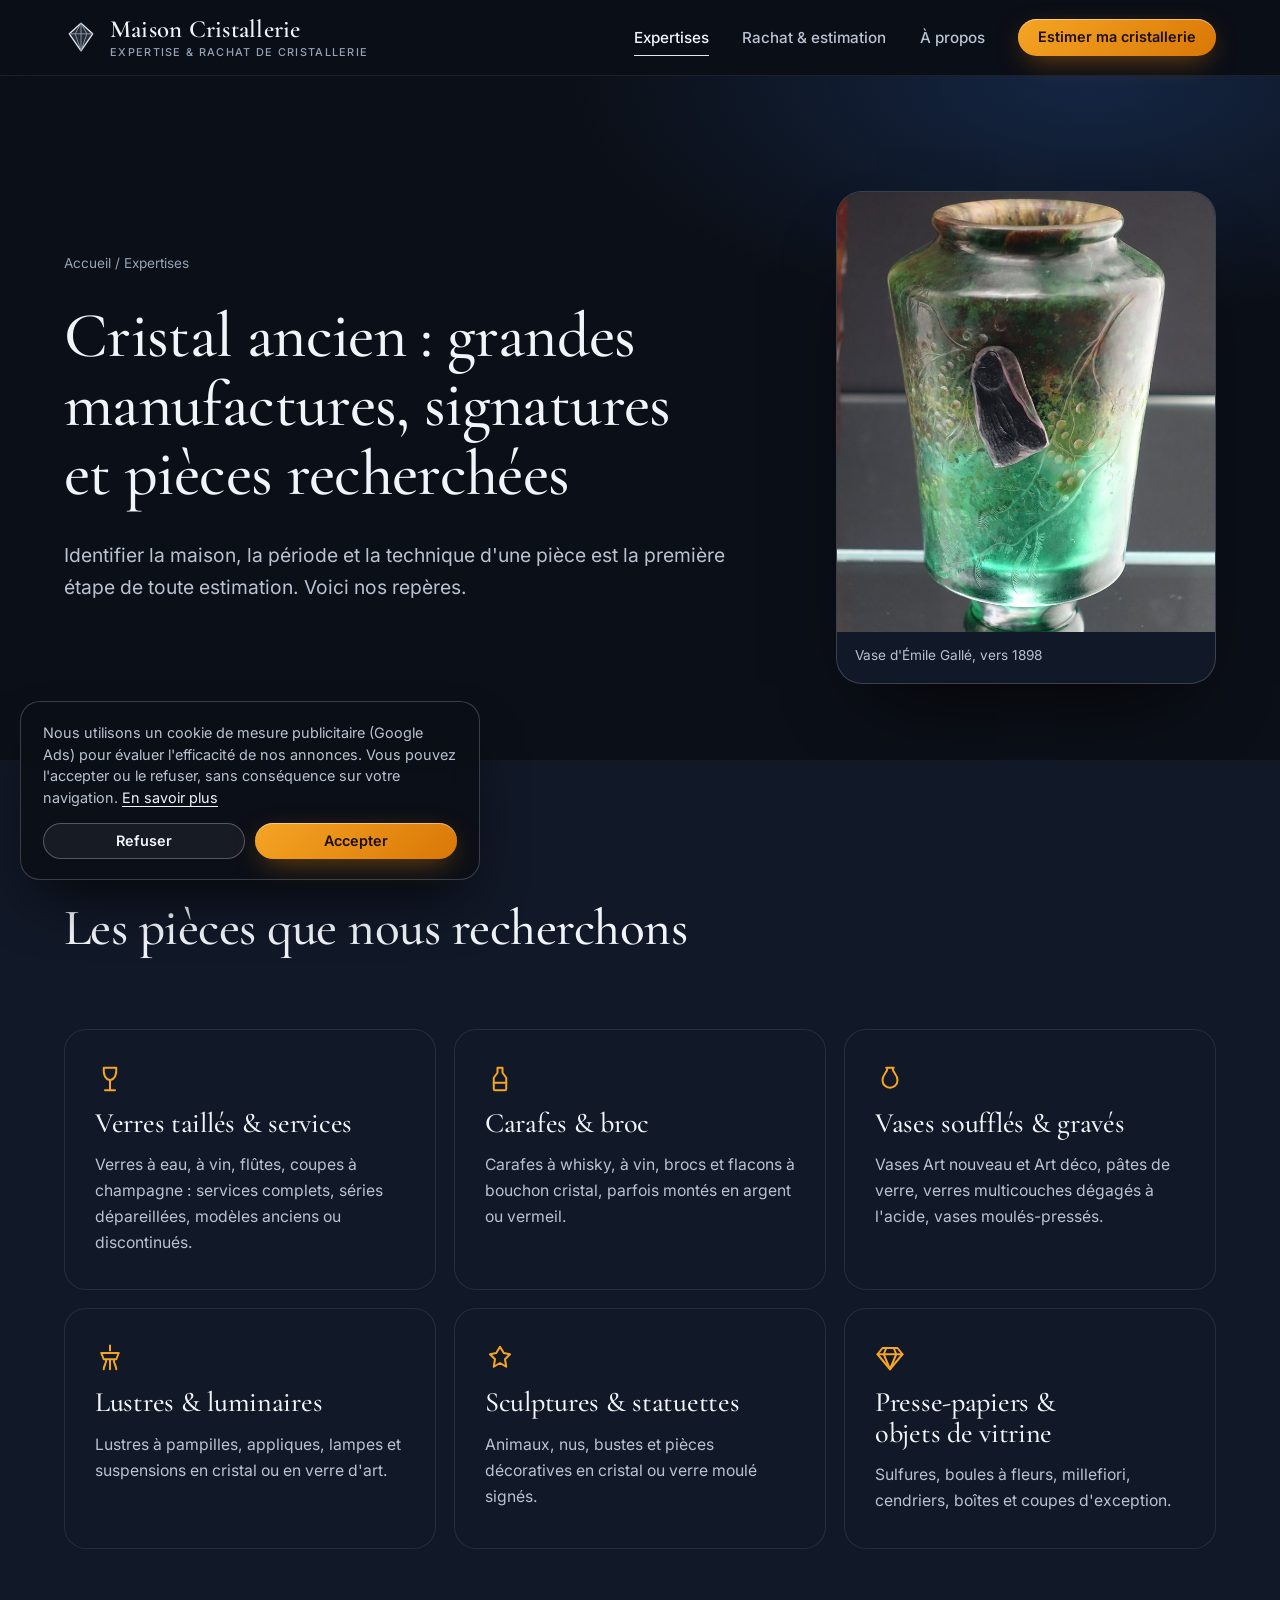
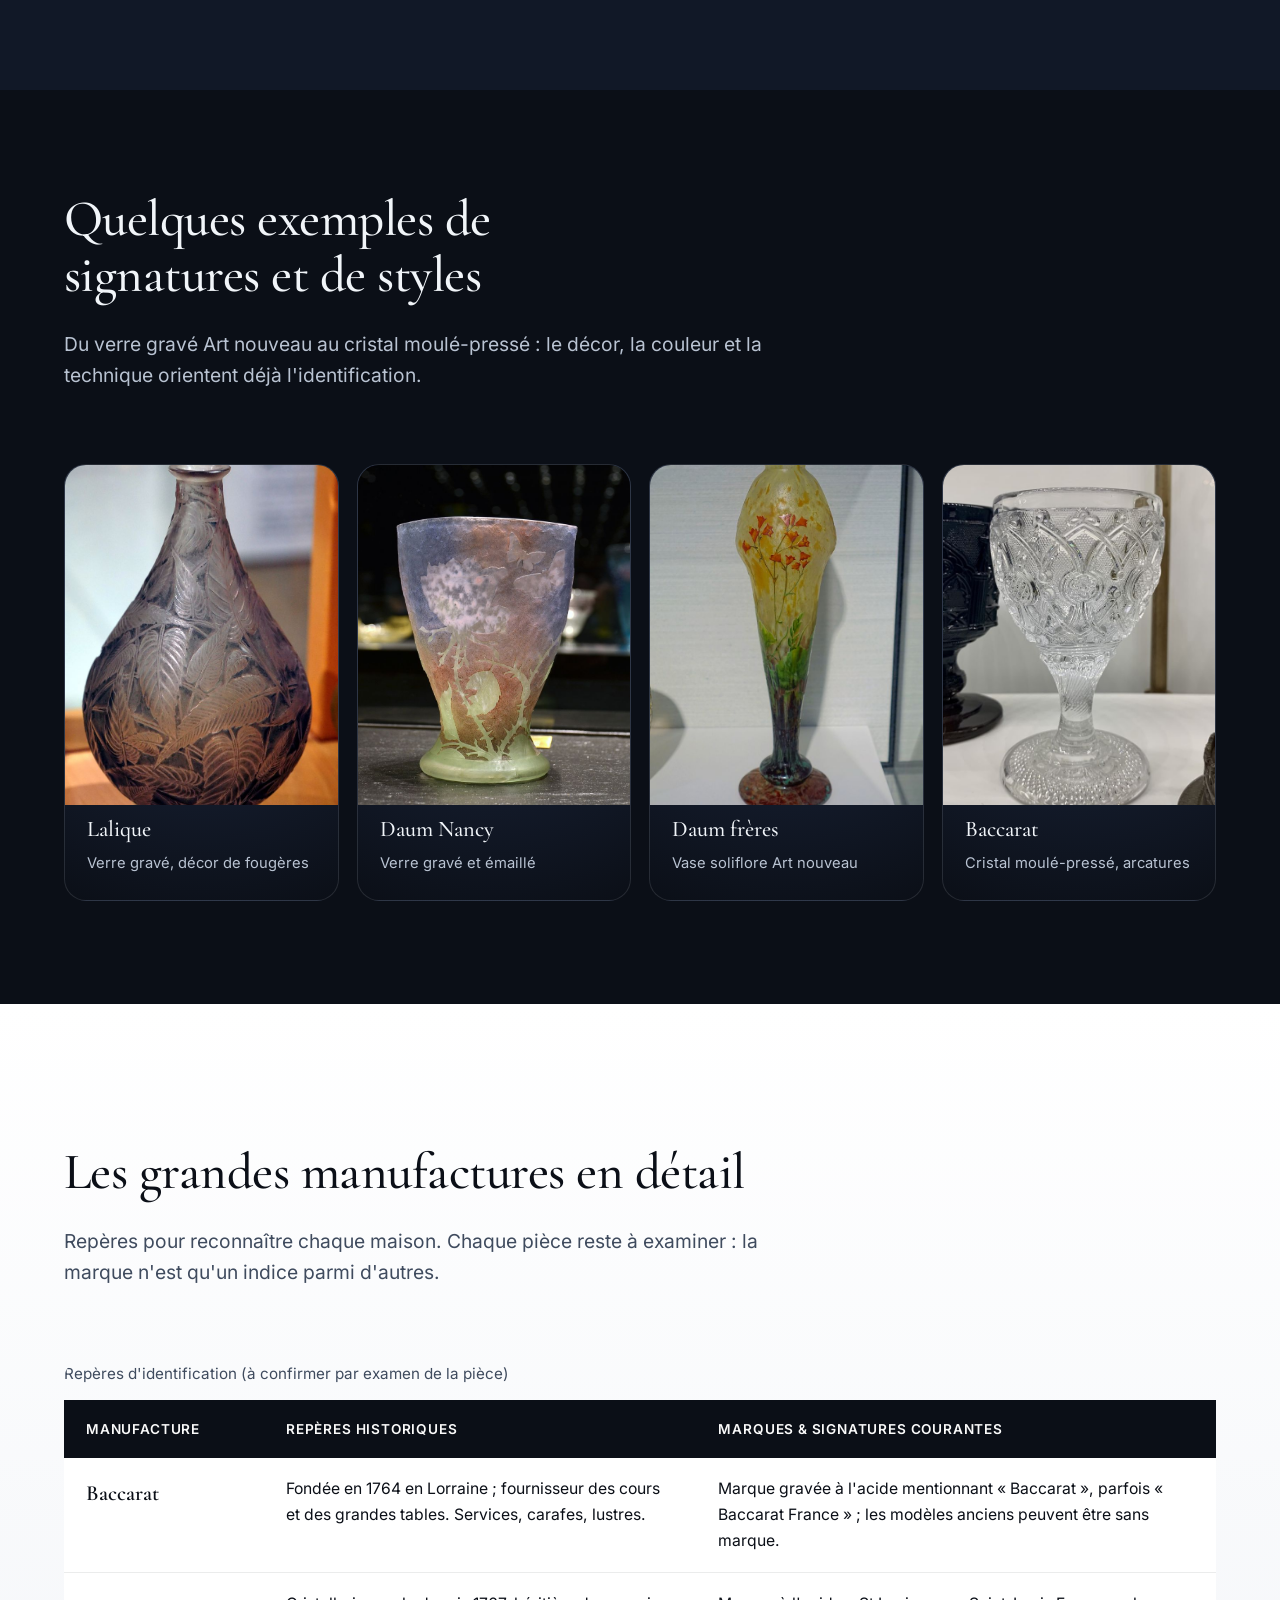
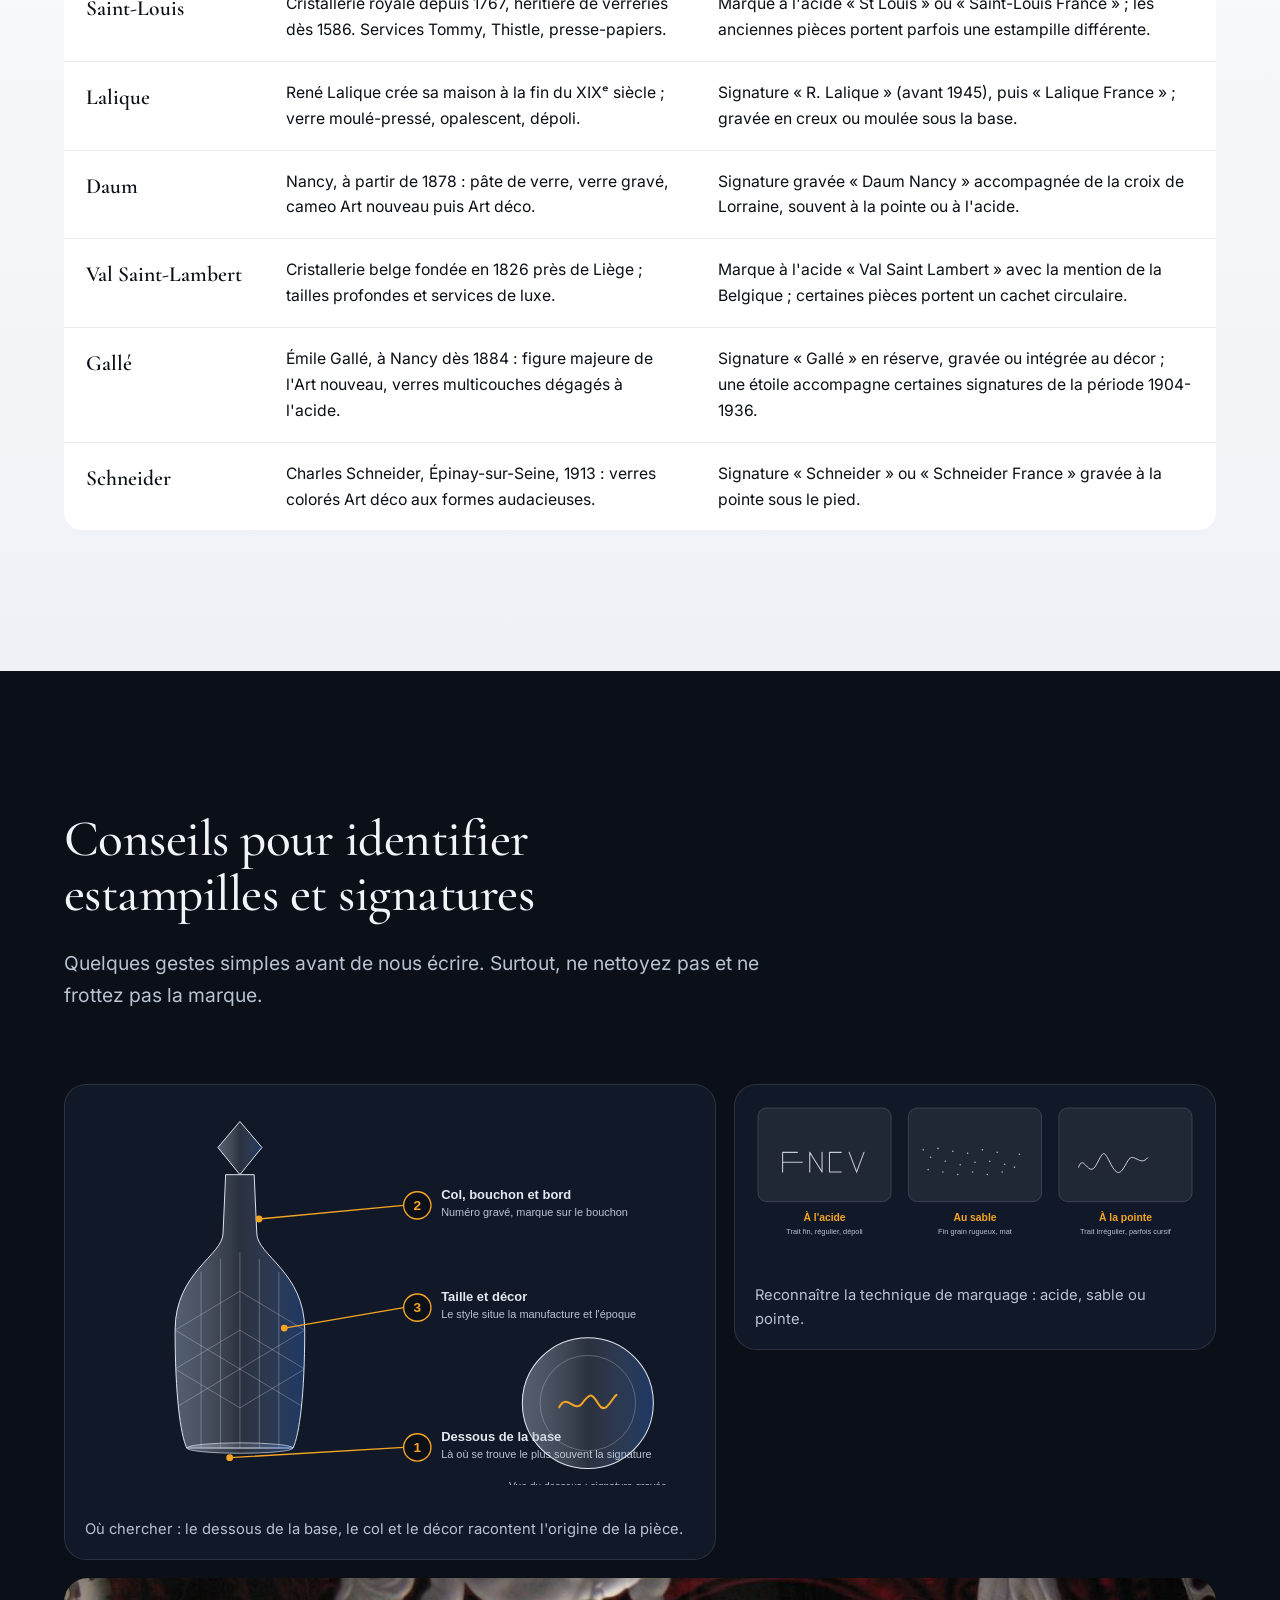
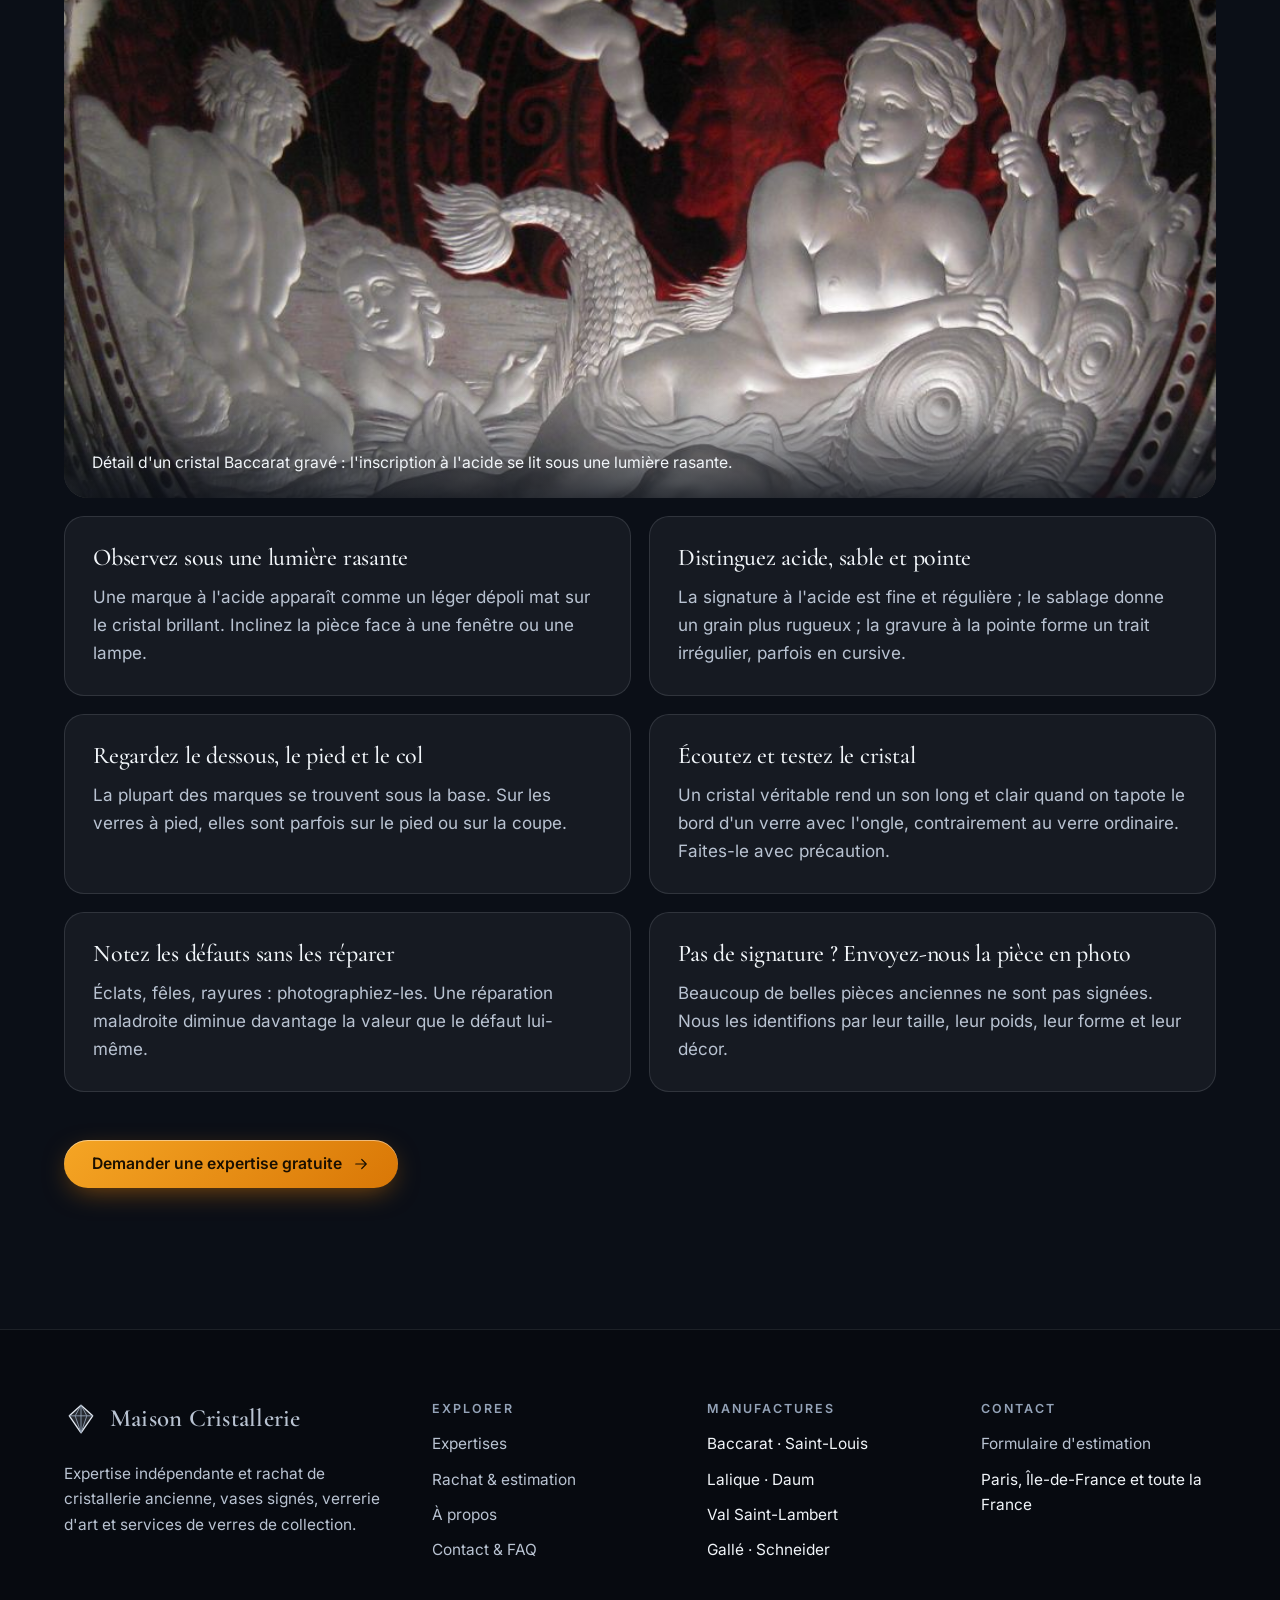
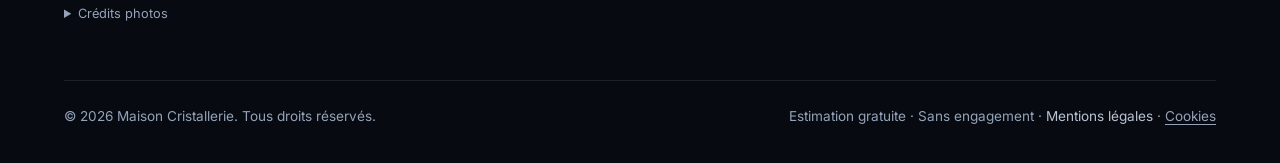
<file: expertises/index.html>
<!doctype html>
<html lang="fr">
<head>
<meta charset="utf-8">
<meta name="viewport" content="width=device-width, initial-scale=1">
<title>Manufactures de cristal et signatures | Maison Cristallerie</title>
<meta name="description" content="Baccarat, Saint-Louis, Lalique, Daum, Gallé, Schneider, Val Saint-Lambert : les pièces recherchées et comment reconnaître une signature gravée.">
<meta name="robots" content="index, follow, max-image-preview:large">
<meta name="theme-color" content="#0B0F17">
<link rel="canonical" href="https://www.maison-cristallerie.fr/expertises/">
<link rel="icon" href="../assets/img/favicon.svg" type="image/svg+xml">
<link rel="icon" href="../assets/img/favicon-48.png" type="image/png" sizes="48x48">
<link rel="apple-touch-icon" href="../assets/img/apple-touch-icon.png">
<meta property="og:type" content="website">
<meta property="og:locale" content="fr_FR">
<meta property="og:site_name" content="Maison Cristallerie">
<meta property="og:title" content="Manufactures de cristal et signatures | Maison Cristallerie">
<meta property="og:description" content="Baccarat, Saint-Louis, Lalique, Daum, Gallé, Schneider, Val Saint-Lambert : les pièces recherchées et comment reconnaître une signature gravée.">
<meta property="og:url" content="https://www.maison-cristallerie.fr/expertises/">
<meta property="og:image" content="https://www.maison-cristallerie.fr/assets/img/og-cristal.jpg">
<meta property="og:image:width" content="1200">
<meta property="og:image:height" content="630">
<meta name="twitter:card" content="summary_large_image">
<link rel="preload" href="../assets/fonts/inter-400-latin.woff2" as="font" type="font/woff2" crossorigin>
<link rel="preload" href="../assets/fonts/cormorant-garamond-400-latin.woff2" as="font" type="font/woff2" crossorigin>
<link rel="stylesheet" href="../assets/css/fonts.css">
<link rel="stylesheet" href="../assets/css/style.css">
<script>document.documentElement.classList.add('js')</script>
<script type="application/ld+json">[{"@context":"https://schema.org","@type":"WebSite","name":"Maison Cristallerie","url":"https://www.maison-cristallerie.fr/","inLanguage":"fr-FR"},{"@context":"https://schema.org","@type":"BreadcrumbList","itemListElement":[{"@type":"ListItem","position":1,"name":"Accueil","item":"https://www.maison-cristallerie.fr/"},{"@type":"ListItem","position":2,"name":"Expertises","item":"https://www.maison-cristallerie.fr/expertises/"}]}]</script>
<script>
window.dataLayer = window.dataLayer || [];
function gtag(){dataLayer.push(arguments);}
gtag('consent', 'default', { ad_storage: 'denied', ad_user_data: 'denied', ad_personalization: 'denied', analytics_storage: 'denied', wait_for_update: 500 });
try { if (localStorage.getItem('mc-consent') === 'granted') gtag('consent', 'update', { ad_storage: 'granted', ad_user_data: 'granted', ad_personalization: 'granted', analytics_storage: 'granted' }); } catch (e) {}
gtag('js', new Date());
gtag('config', 'AW-18503417665');
</script>
<script async src="https://www.googletagmanager.com/gtag/js?id=AW-18503417665"></script>
</head>
<body>
<a class="skip" href="#contenu">Aller au contenu</a>
<header class="site-header">
  <div class="wrap header-in">
    <a class="brand" href="../" aria-label="Maison Cristallerie — accueil"><svg viewBox="0 0 64 64" aria-hidden="true"><path d="M32 6 54 26 32 58 10 26Z" fill="rgba(226,232,240,.14)" stroke="#E2E8F0" stroke-width="2.5" stroke-linejoin="round"/><path d="M10 26H54M32 6V58M21 26 32 6 43 26M21 26 32 58 43 26" stroke="#94A3B8" stroke-width="1.6" fill="none" stroke-linejoin="round"/></svg><span class="brand-name">Maison Cristallerie<small>Expertise & rachat de cristallerie</small></span></a>
    <button class="menu-btn" aria-expanded="false" aria-controls="nav" aria-label="Menu"><span></span></button>
    <nav class="nav" id="nav" aria-label="Navigation principale"><a href="../expertises/" aria-current="page">Expertises</a><a href="../estimation/">Rachat & estimation</a><a href="../a-propos/">À propos</a><a class="btn btn--sm" href="../estimation/">Estimer ma cristallerie</a></nav>
  </div>
</header>
<main id="contenu">

<section class="page-hero"><div class="wrap has-photo"><div>
  <p class="crumbs"><a href="../">Accueil</a> / Expertises</p>
  <h1 data-reveal style="--i:0">Cristal ancien : grandes manufactures, signatures et pièces recherchées</h1>
  <p class="lead" data-reveal style="--i:1">Identifier la maison, la période et la technique d'une pièce est la première étape de toute estimation. Voici nos repères.</p>
</div><figure class="hero-fig" data-reveal style="--i:2"><img src="../assets/photos/vase-galle-1898.jpg" width="717" height="1000" alt="Vase d'Émile Gallé, Nancy, vers 1898, verre vert aux applications" style="object-position:50% 40%" fetchpriority="high" decoding="async"><figcaption>Vase d'Émile Gallé, vers 1898</figcaption></figure></div></section>

<section class="section section--alt" aria-labelledby="pieces-recherchees"><div class="wrap">
  <div class="section-head" data-reveal style="--i:0"><h2 id="pieces-recherchees">Les pièces que nous recherchons</h2></div>
  <div class="cat-grid">
    <article class="cat" data-reveal style="--i:0"><svg viewBox="0 0 24 24" fill="none" stroke="currentColor" stroke-width="1.6" stroke-linecap="round" stroke-linejoin="round" aria-hidden="true" ><path d="M7 3h10c.5 6-1 9-5 10-4-1-5.500-4-5-10z"/><path d="M12 13v7M8 21h8"/></svg><h3>Verres taillés &amp; services</h3><p>Verres à eau, à vin, flûtes, coupes à champagne : services complets, séries dépareillées, modèles anciens ou discontinués.</p></article>
    <article class="cat" data-reveal style="--i:1"><svg viewBox="0 0 24 24" fill="none" stroke="currentColor" stroke-width="1.6" stroke-linecap="round" stroke-linejoin="round" aria-hidden="true" ><path d="M10 3h4v4l3 4v9a1 1 0 01-1 1H8a1 1 0 01-1-1v-9l3-4z"/><path d="M7 15h10"/></svg><h3>Carafes &amp; broc</h3><p>Carafes à whisky, à vin, brocs et flacons à bouchon cristal, parfois montés en argent ou vermeil.</p></article>
    <article class="cat" data-reveal style="--i:2"><svg viewBox="0 0 24 24" fill="none" stroke="currentColor" stroke-width="1.6" stroke-linecap="round" stroke-linejoin="round" aria-hidden="true" ><path d="M9 3h6M10 3c0 4-4 5-4 10a6 6 0 0012 0c0-5-4-6-4-10"/></svg><h3>Vases soufflés &amp; gravés</h3><p>Vases Art nouveau et Art déco, pâtes de verre, verres multicouches dégagés à l'acide, vases moulés-pressés.</p></article>
    <article class="cat" data-reveal style="--i:3"><svg viewBox="0 0 24 24" fill="none" stroke="currentColor" stroke-width="1.6" stroke-linecap="round" stroke-linejoin="round" aria-hidden="true" ><path d="M12 2v4M5 8h14l-2 5H7zM9 13c0 4-2 5-2 8M15 13c0 4 2 5 2 8M12 13v8"/></svg><h3>Lustres &amp; luminaires</h3><p>Lustres à pampilles, appliques, lampes et suspensions en cristal ou en verre d'art.</p></article>
    <article class="cat" data-reveal style="--i:4"><svg viewBox="0 0 24 24" fill="none" stroke="currentColor" stroke-width="1.6" stroke-linecap="round" stroke-linejoin="round" aria-hidden="true" ><path d="M12 3l3 5 5 1-4 4 1 6-5-3-5 3 1-6-4-4 5-1z"/></svg><h3>Sculptures &amp; statuettes</h3><p>Animaux, nus, bustes et pièces décoratives en cristal ou verre moulé signés.</p></article>
    <article class="cat" data-reveal style="--i:5"><svg viewBox="0 0 24 24" fill="none" stroke="currentColor" stroke-width="1.6" stroke-linecap="round" stroke-linejoin="round" aria-hidden="true" ><path d="M6 4h12l4 5-10 12L2 9z"/><path d="M2 9h20M9 4l-2 5 5 12 5-12-2-5"/></svg><h3>Presse-papiers &amp; objets de vitrine</h3><p>Sulfures, boules à fleurs, millefiori, cendriers, boîtes et coupes d'exception.</p></article>
  </div>
</div></section>

<section class="section" aria-labelledby="exemples" style="padding-block:clamp(60px,8vw,110px)"><div class="wrap">
  <div class="section-head" data-reveal style="--i:0"><h2 id="exemples">Quelques exemples de signatures et de styles</h2>
  <p class="lead">Du verre gravé Art nouveau au cristal moulé-pressé : le décor, la couleur et la technique orientent déjà l'identification.</p></div>
  <div class="pieces">
    <figure class="piece" data-reveal style="--i:0"><img src="../assets/photos/lalique-feuillage.jpg" width="697" height="1000" alt="Vase « Feuillage » de Lalique, verre gravé de fougères" style="object-position:50% 50%" loading="lazy" decoding="async"><figcaption><strong>Lalique</strong><span>Verre gravé, décor de fougères</span></figcaption></figure>
    <figure class="piece" data-reveal style="--i:1"><img src="../assets/photos/daum-roses.jpg" width="771" height="1000" alt="Vase « Roses » de Daum Nancy, verre gravé et émaillé" style="object-position:50% 45%" loading="lazy" decoding="async"><figcaption><strong>Daum Nancy</strong><span>Verre gravé et émaillé</span></figcaption></figure>
    <figure class="piece" data-reveal style="--i:2"><img src="../assets/photos/daum-clochettes.jpg" width="667" height="1000" alt="Vase aux clochettes pourpres des frères Daum, Nancy, vers 1910" style="object-position:50% 62%" loading="lazy" decoding="async"><figcaption><strong>Daum frères</strong><span>Vase soliflore Art nouveau</span></figcaption></figure>
    <figure class="piece" data-reveal style="--i:3"><img src="../assets/photos/verre-baccarat-gothique.jpg" width="623" height="1000" alt="Verre à pied en cristal moulé-pressé à arcatures gothiques, cristallerie de Baccarat" style="object-position:50% 35%" loading="lazy" decoding="async"><figcaption><strong>Baccarat</strong><span>Cristal moulé-pressé, arcatures</span></figcaption></figure>
  </div>
</div></section>

<section class="section section--light" aria-labelledby="manufactures-detail"><div class="wrap">
  <div class="section-head" data-reveal style="--i:0"><h2 id="manufactures-detail">Les grandes manufactures en détail</h2>
  <p class="lead">Repères pour reconnaître chaque maison. Chaque pièce reste à examiner : la marque n'est qu'un indice parmi d'autres.</p></div>
  <div class="table-scroll" data-reveal style="--i:0">
  <table class="sig-table">
    <caption>Repères d'identification (à confirmer par examen de la pièce)</caption>
    <thead><tr><th scope="col">Manufacture</th><th scope="col">Repères historiques</th><th scope="col">Marques &amp; signatures courantes</th></tr></thead>
    <tbody>
      <tr id="baccarat"><th scope="row">Baccarat</th><td>Fondée en 1764 en Lorraine ; fournisseur des cours et des grandes tables. Services, carafes, lustres.</td><td>Marque gravée à l'acide mentionnant « Baccarat », parfois « Baccarat France » ; les modèles anciens peuvent être sans marque.</td></tr>
      <tr id="saint-louis"><th scope="row">Saint-Louis</th><td>Cristallerie royale depuis 1767, héritière de verreries dès 1586. Services Tommy, Thistle, presse-papiers.</td><td>Marque à l'acide « St Louis » ou « Saint-Louis France » ; les anciennes pièces portent parfois une estampille différente.</td></tr>
      <tr id="lalique"><th scope="row">Lalique</th><td>René Lalique crée sa maison à la fin du XIXᵉ siècle ; verre moulé-pressé, opalescent, dépoli.</td><td>Signature « R. Lalique » (avant 1945), puis « Lalique France » ; gravée en creux ou moulée sous la base.</td></tr>
      <tr id="daum"><th scope="row">Daum</th><td>Nancy, à partir de 1878 : pâte de verre, verre gravé, cameo Art nouveau puis Art déco.</td><td>Signature gravée « Daum Nancy » accompagnée de la croix de Lorraine, souvent à la pointe ou à l'acide.</td></tr>
      <tr id="val-saint-lambert"><th scope="row">Val Saint-Lambert</th><td>Cristallerie belge fondée en 1826 près de Liège ; tailles profondes et services de luxe.</td><td>Marque à l'acide « Val Saint Lambert » avec la mention de la Belgique ; certaines pièces portent un cachet circulaire.</td></tr>
      <tr id="galle"><th scope="row">Gallé</th><td>Émile Gallé, à Nancy dès 1884 : figure majeure de l'Art nouveau, verres multicouches dégagés à l'acide.</td><td>Signature « Gallé » en réserve, gravée ou intégrée au décor ; une étoile accompagne certaines signatures de la période 1904-1936.</td></tr>
      <tr id="schneider"><th scope="row">Schneider</th><td>Charles Schneider, Épinay-sur-Seine, 1913 : verres colorés Art déco aux formes audacieuses.</td><td>Signature « Schneider » ou « Schneider France » gravée à la pointe sous le pied.</td></tr>
    </tbody>
  </table></div>
</div></section>

<section class="section" aria-labelledby="signatures"><div class="wrap">
  <div class="section-head" data-reveal style="--i:0"><h2 id="signatures">Conseils pour identifier estampilles et signatures</h2>
  <p class="lead">Quelques gestes simples avant de nous écrire. Surtout, ne nettoyez pas et ne frottez pas la marque.</p></div>
  <div class="schemas">
    <figure class="fig" data-reveal style="--i:0"><img src="../assets/img/schema-signature.svg" alt="Schéma d'une carafe : trois zones à examiner pour trouver la signature, dont le dessous de la base" width="900" height="560" loading="lazy"><figcaption>Où chercher : le dessous de la base, le col et le décor racontent l'origine de la pièce.</figcaption></figure>
    <figure class="fig" data-reveal style="--i:1"><img src="../assets/img/schema-gravures.svg" alt="Comparaison d'une marque à l'acide, au sable et à la pointe" width="900" height="300" loading="lazy"><figcaption>Reconnaître la technique de marquage : acide, sable ou pointe.</figcaption></figure>
  </div>
  <figure class="band" style="margin:0 0 18px" data-reveal style="--i:0"><img src="../assets/photos/gravure-baccarat.jpg" width="1000" height="874" alt="Détail d'un cristal Baccarat gravé et doublé de rouge, au musée Baccarat de Paris" style="object-position:50% 35%" loading="lazy" decoding="async"><figcaption>Détail d'un cristal Baccarat gravé : l'inscription à l'acide se lit sous une lumière rasante.</figcaption></figure>
  <div class="tips">
    <article class="tip" data-reveal style="--i:0"><h3>Observez sous une lumière rasante</h3><p>Une marque à l'acide apparaît comme un léger dépoli mat sur le cristal brillant. Inclinez la pièce face à une fenêtre ou une lampe.</p></article>
    <article class="tip" data-reveal style="--i:1"><h3>Distinguez acide, sable et pointe</h3><p>La signature à l'acide est fine et régulière ; le sablage donne un grain plus rugueux ; la gravure à la pointe forme un trait irrégulier, parfois en cursive.</p></article>
    <article class="tip" data-reveal style="--i:2"><h3>Regardez le dessous, le pied et le col</h3><p>La plupart des marques se trouvent sous la base. Sur les verres à pied, elles sont parfois sur le pied ou sur la coupe.</p></article>
    <article class="tip" data-reveal style="--i:3"><h3>Écoutez et testez le cristal</h3><p>Un cristal véritable rend un son long et clair quand on tapote le bord d'un verre avec l'ongle, contrairement au verre ordinaire. Faites-le avec précaution.</p></article>
    <article class="tip" data-reveal style="--i:4"><h3>Notez les défauts sans les réparer</h3><p>Éclats, fêles, rayures : photographiez-les. Une réparation maladroite diminue davantage la valeur que le défaut lui-même.</p></article>
    <article class="tip" data-reveal style="--i:5"><h3>Pas de signature ? Envoyez-nous la pièce en photo</h3><p>Beaucoup de belles pièces anciennes ne sont pas signées. Nous les identifions par leur taille, leur poids, leur forme et leur décor.</p></article>
  </div>
  <div class="cta-row" style="margin-top:48px" data-reveal style="--i:0"><a class="btn" href="../estimation/">Demander une expertise gratuite<svg viewBox="0 0 24 24" fill="none" stroke="currentColor" stroke-width="1.6" stroke-linecap="round" stroke-linejoin="round" aria-hidden="true" ><path d="M5 12h14M13 6l6 6-6 6"/></svg></a></div>
</div></section>
</main>
<footer class="site-footer">
  <div class="wrap">
    <div class="foot-grid">
      <div>
        <a class="brand" href="../"><svg viewBox="0 0 64 64" aria-hidden="true"><path d="M32 6 54 26 32 58 10 26Z" fill="rgba(226,232,240,.14)" stroke="#E2E8F0" stroke-width="2.5" stroke-linejoin="round"/><path d="M10 26H54M32 6V58M21 26 32 6 43 26M21 26 32 58 43 26" stroke="#94A3B8" stroke-width="1.6" fill="none" stroke-linejoin="round"/></svg><span class="brand-name">Maison Cristallerie</span></a>
        <p style="margin-top:18px">Expertise indépendante et rachat de cristallerie ancienne, vases signés, verrerie d'art et services de verres de collection.</p>
      </div>
      <div><h2>Explorer</h2><ul><li><a href="../expertises/">Expertises</a></li><li><a href="../estimation/">Rachat & estimation</a></li><li><a href="../a-propos/">À propos</a></li><li><a href="../contact/">Contact & FAQ</a></li></ul></div>
      <div><h2>Manufactures</h2><ul><li>Baccarat · Saint-Louis</li><li>Lalique · Daum</li><li>Val Saint-Lambert</li><li>Gallé · Schneider</li></ul></div>
      <div><h2>Contact</h2><ul><li><a href="../estimation/">Formulaire d'estimation</a></li><li>Paris, Île-de-France et toute la France</li></ul></div>
    </div>
    <details class="credits"><summary>Crédits photos</summary><ul><li>« <a href="https://commons.wikimedia.org/wiki/File:Vase,_Emile_Galle,_Nancy,_c._1898,_glass_-_Br%C3%B6han_Museum,_Berlin_-_DSC03963.JPG" rel="noopener" target="_blank">Vase, Emile Galle, Nancy, c. 1898, glass - Bröhan Museum, Berlin - DSC</a> », Daderot, public domain, via Wikimedia Commons.</li><li>« <a href="https://commons.wikimedia.org/wiki/File:Vase_feuillage_lalique_04771.jpg" rel="noopener" target="_blank">Vase feuillage lalique 04771</a> », Gérald Garitan, CC BY-SA 4.0, via Wikimedia Commons.</li><li>« <a href="https://commons.wikimedia.org/wiki/File:Vase_Roses_Daum_MBAN_24032013.jpg" rel="noopener" target="_blank">Vase Roses Daum MBAN 24032013</a> », Vassil, CC0, via Wikimedia Commons.</li><li>« <a href="https://commons.wikimedia.org/wiki/File:Vase_with_%27purple_bell%27_flowers,_Daum_Freres,_Nancy,_c._1910,_glass_-_Hessisches_Landesmuseum_Darmstadt_-_Darmstadt,_Germany_-_DSC00913.jpg" rel="noopener" target="_blank">Vase with 'purple bell' flowers, Daum Freres, Nancy, c. 1910, glass - </a> », Daderot, CC0, via Wikimedia Commons.</li><li>« <a href="https://commons.wikimedia.org/wiki/File:Goblet_with_%C2%ABGothic_arches%C2%BB,_by_the_Cristallerie_de_Baccarat,_circa_1834,_mold-pressed_crystal,_inherited_from_M._Weigert,_1997,_inv._997.76.79,_Museum_of_Decorative_Arts,_Paris.jpg" rel="noopener" target="_blank">Goblet with «Gothic arches», by the Cristallerie de Baccarat, circa 18</a> », Neoclassicism Enthusiast, CC BY-SA 4.0, via Wikimedia Commons.</li><li>« <a href="https://commons.wikimedia.org/wiki/File:Objet-en-cristal-musee-baccarat-paris.jpg" rel="noopener" target="_blank">Objet-en-cristal-musee-baccarat-paris</a> », Nitot, CC BY-SA 3.0, via Wikimedia Commons.</li></ul></details>
    <div class="foot-bottom"><span>© <span id="y">2026</span> Maison Cristallerie. Tous droits réservés.</span><span>Estimation gratuite · Sans engagement · <a href="../mentions-legales/">Mentions légales</a> · <button type="button" class="linklike" data-consent-open>Cookies</button></span></div>
  </div>
</footer>
<div class="consent" id="consent" role="dialog" aria-live="polite" aria-label="Cookies" hidden>
  <p>Nous utilisons un cookie de mesure publicitaire (Google Ads) pour évaluer l'efficacité de nos annonces. Vous pouvez l'accepter ou le refuser, sans conséquence sur votre navigation. <a href="../mentions-legales/#cookies">En savoir plus</a></p>
  <div class="consent-btns"><button type="button" class="btn btn--ghost btn--sm" data-consent="denied">Refuser</button><button type="button" class="btn btn--sm" data-consent="granted">Accepter</button></div>
</div>
<script src="../assets/js/main.js" defer></script>
</body>
</html>
</file>
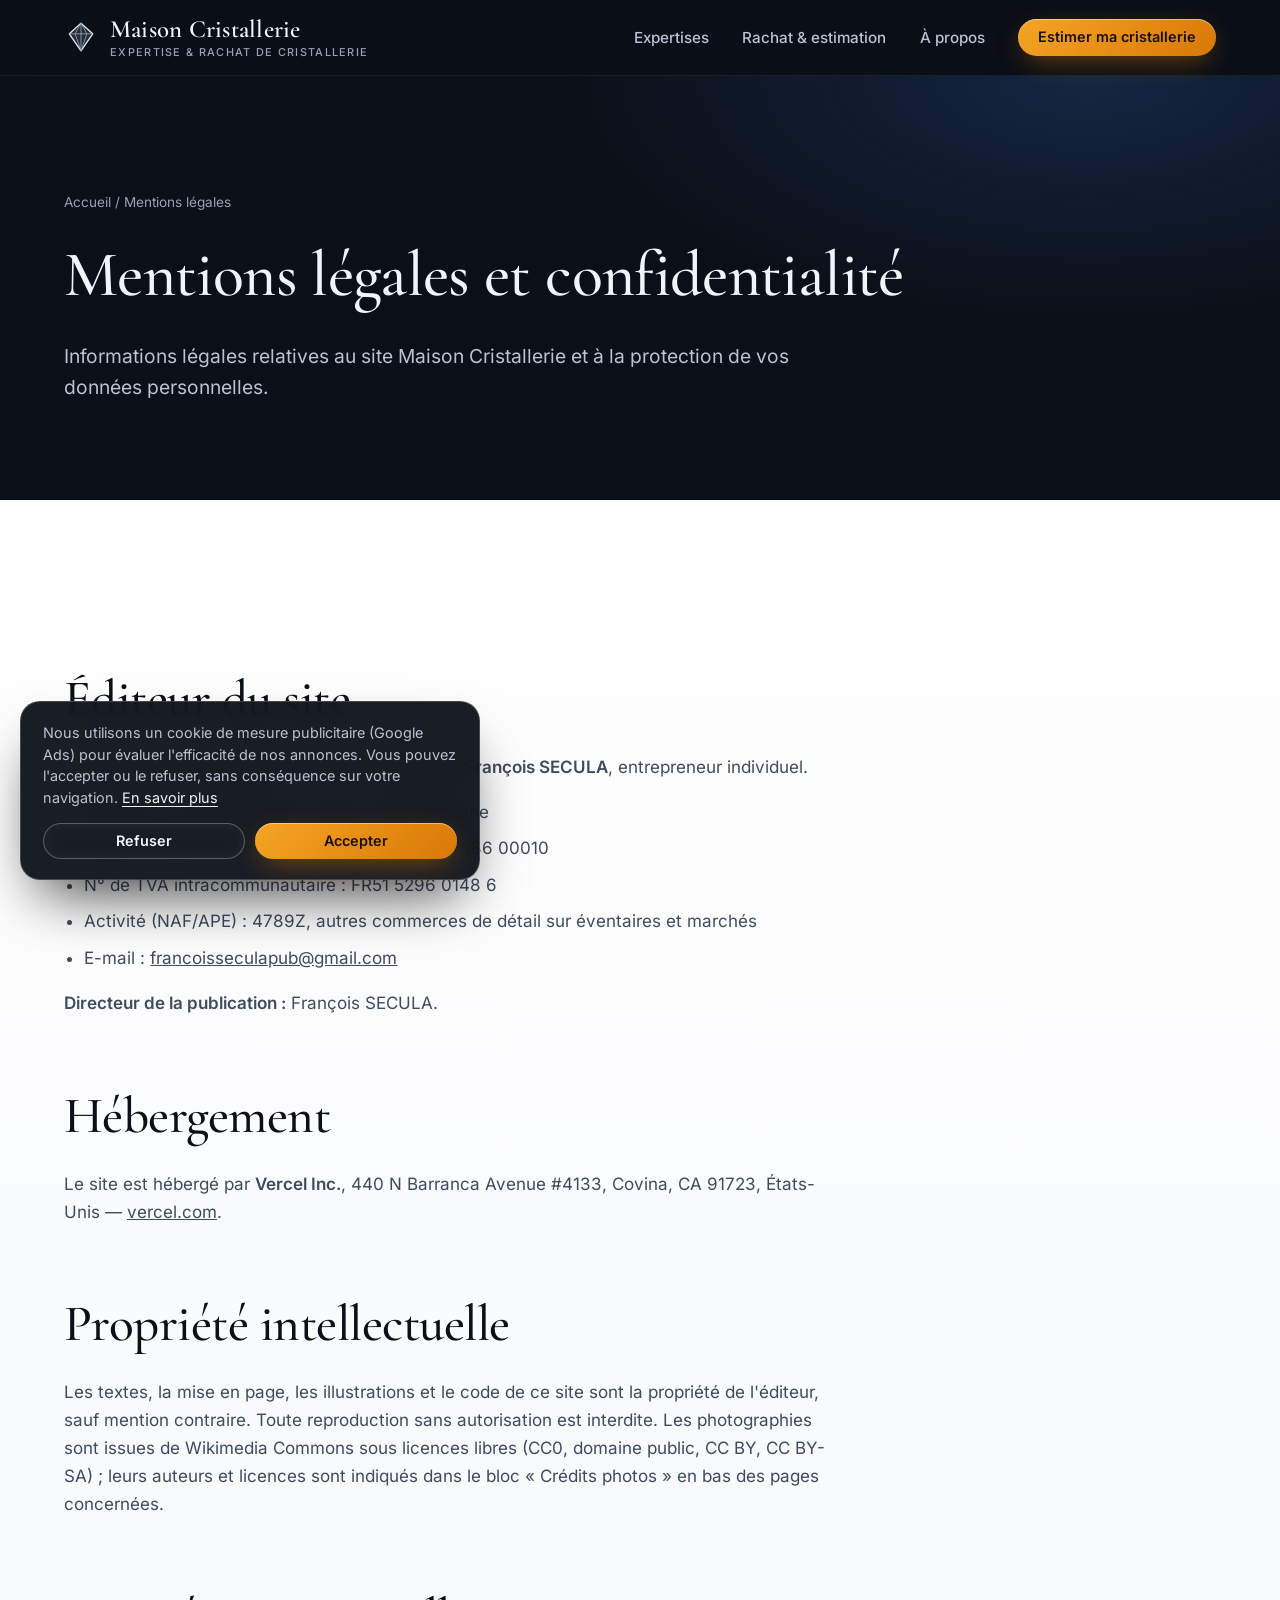
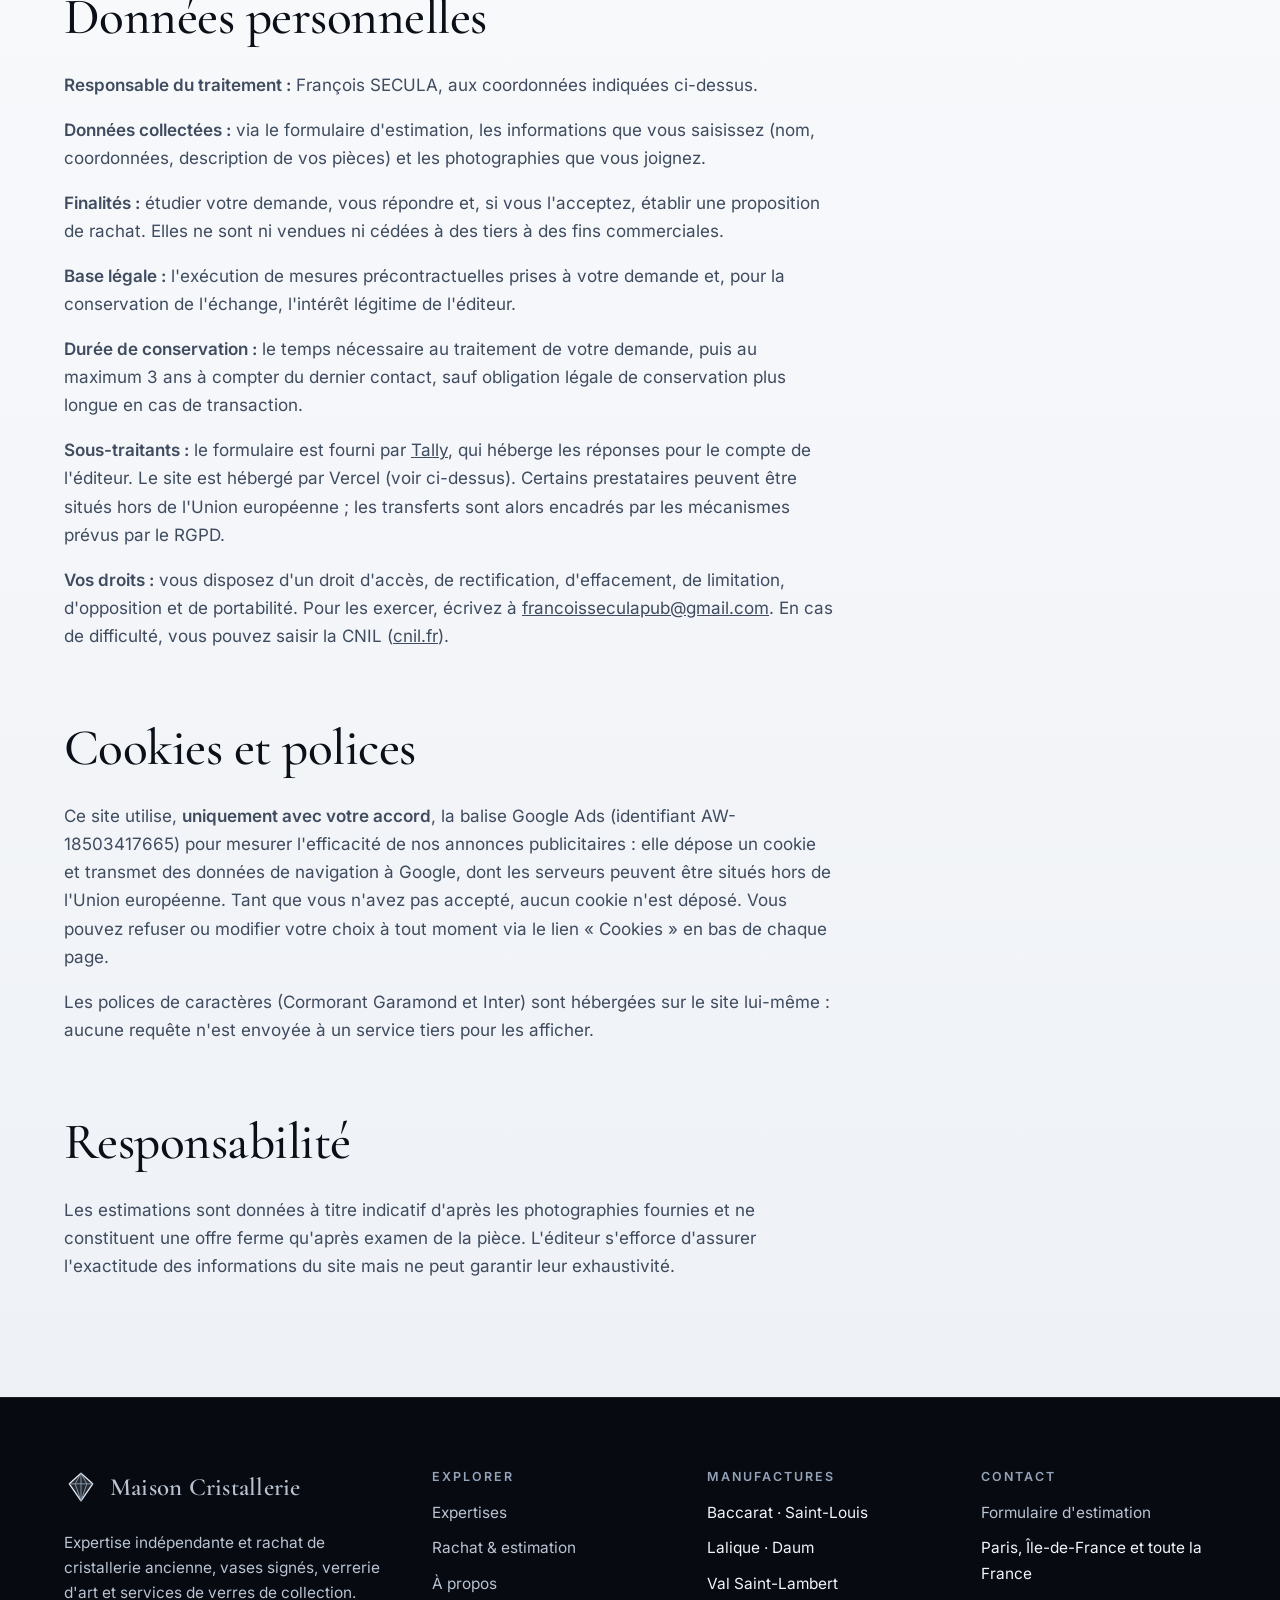
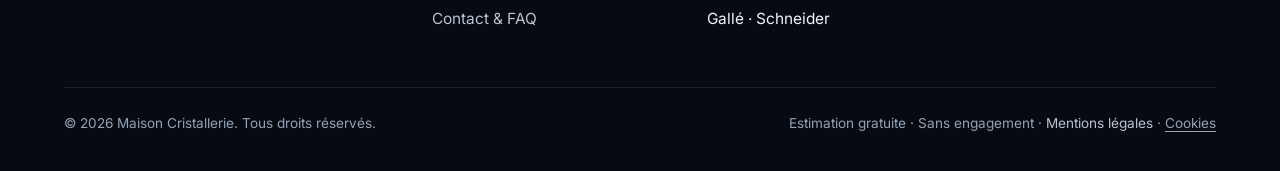
<file: mentions-legales/index.html>
<!doctype html>
<html lang="fr">
<head>
<meta charset="utf-8">
<meta name="viewport" content="width=device-width, initial-scale=1">
<title>Mentions légales et confidentialité</title>
<meta name="description" content="Mentions légales, hébergement, protection des données personnelles et crédits de Maison Cristallerie.">
<meta name="robots" content="index, follow, max-image-preview:large">
<meta name="theme-color" content="#0B0F17">
<link rel="canonical" href="https://www.maison-cristallerie.fr/mentions-legales/">
<link rel="icon" href="../assets/img/favicon.svg" type="image/svg+xml">
<link rel="icon" href="../assets/img/favicon-48.png" type="image/png" sizes="48x48">
<link rel="apple-touch-icon" href="../assets/img/apple-touch-icon.png">
<meta property="og:type" content="website">
<meta property="og:locale" content="fr_FR">
<meta property="og:site_name" content="Maison Cristallerie">
<meta property="og:title" content="Mentions légales et confidentialité">
<meta property="og:description" content="Mentions légales, hébergement, protection des données personnelles et crédits de Maison Cristallerie.">
<meta property="og:url" content="https://www.maison-cristallerie.fr/mentions-legales/">
<meta property="og:image" content="https://www.maison-cristallerie.fr/assets/img/og-cristal.jpg">
<meta property="og:image:width" content="1200">
<meta property="og:image:height" content="630">
<meta name="twitter:card" content="summary_large_image">
<link rel="preload" href="../assets/fonts/inter-400-latin.woff2" as="font" type="font/woff2" crossorigin>
<link rel="preload" href="../assets/fonts/cormorant-garamond-400-latin.woff2" as="font" type="font/woff2" crossorigin>
<link rel="stylesheet" href="../assets/css/fonts.css">
<link rel="stylesheet" href="../assets/css/style.css">
<script>document.documentElement.classList.add('js')</script>
<script type="application/ld+json">[{"@context":"https://schema.org","@type":"WebSite","name":"Maison Cristallerie","url":"https://www.maison-cristallerie.fr/","inLanguage":"fr-FR"},{"@context":"https://schema.org","@type":"BreadcrumbList","itemListElement":[{"@type":"ListItem","position":1,"name":"Accueil","item":"https://www.maison-cristallerie.fr/"},{"@type":"ListItem","position":2,"name":"Mentions légales","item":"https://www.maison-cristallerie.fr/mentions-legales/"}]}]</script>
<script>
window.dataLayer = window.dataLayer || [];
function gtag(){dataLayer.push(arguments);}
gtag('consent', 'default', { ad_storage: 'denied', ad_user_data: 'denied', ad_personalization: 'denied', analytics_storage: 'denied', wait_for_update: 500 });
try { if (localStorage.getItem('mc-consent') === 'granted') gtag('consent', 'update', { ad_storage: 'granted', ad_user_data: 'granted', ad_personalization: 'granted', analytics_storage: 'granted' }); } catch (e) {}
gtag('js', new Date());
gtag('config', 'AW-18503417665');
</script>
<script async src="https://www.googletagmanager.com/gtag/js?id=AW-18503417665"></script>
</head>
<body>
<a class="skip" href="#contenu">Aller au contenu</a>
<header class="site-header">
  <div class="wrap header-in">
    <a class="brand" href="../" aria-label="Maison Cristallerie — accueil"><svg viewBox="0 0 64 64" aria-hidden="true"><path d="M32 6 54 26 32 58 10 26Z" fill="rgba(226,232,240,.14)" stroke="#E2E8F0" stroke-width="2.5" stroke-linejoin="round"/><path d="M10 26H54M32 6V58M21 26 32 6 43 26M21 26 32 58 43 26" stroke="#94A3B8" stroke-width="1.6" fill="none" stroke-linejoin="round"/></svg><span class="brand-name">Maison Cristallerie<small>Expertise & rachat de cristallerie</small></span></a>
    <button class="menu-btn" aria-expanded="false" aria-controls="nav" aria-label="Menu"><span></span></button>
    <nav class="nav" id="nav" aria-label="Navigation principale"><a href="../expertises/">Expertises</a><a href="../estimation/">Rachat & estimation</a><a href="../a-propos/">À propos</a><a class="btn btn--sm" href="../estimation/">Estimer ma cristallerie</a></nav>
  </div>
</header>
<main id="contenu">

<section class="page-hero"><div class="wrap">
  <p class="crumbs"><a href="../">Accueil</a> / Mentions légales</p>
  <h1 data-reveal style="--i:0">Mentions légales et confidentialité</h1>
  <p class="lead" data-reveal style="--i:1">Informations légales relatives au site Maison Cristallerie et à la protection de vos données personnelles.</p>
</div></section>

<section class="section section--light" style="padding-block:clamp(56px,8vw,100px)"><div class="wrap"><div class="prose">
  <h2>Éditeur du site</h2>
  <p>Le site <strong>Maison Cristallerie</strong> est édité par <strong>Monsieur François SECULA</strong>, entrepreneur individuel.</p>
  <ul>
    <li>Adresse : 21 rue du Docteur Tassin, 21200 Beaune</li>
    <li>SIREN : 529 601 486 · SIRET (siège) : 529 601 486 00010</li>
    <li>N° de TVA intracommunautaire : FR51 5296 0148 6</li>
    <li>Activité (NAF/APE) : 4789Z, autres commerces de détail sur éventaires et marchés</li>
    <li>E-mail : <a href="mailto:francoisseculapub@gmail.com">francoisseculapub@gmail.com</a></li>
  </ul>
  <p><strong>Directeur de la publication :</strong> François SECULA.</p>

  <h2>Hébergement</h2>
  <p>Le site est hébergé par <strong>Vercel Inc.</strong>, 440 N Barranca Avenue #4133, Covina, CA 91723, États-Unis — <a href="https://vercel.com" rel="noopener" target="_blank">vercel.com</a>.</p>

  <h2>Propriété intellectuelle</h2>
  <p>Les textes, la mise en page, les illustrations et le code de ce site sont la propriété de l'éditeur, sauf mention contraire. Toute reproduction sans autorisation est interdite. Les photographies sont issues de Wikimedia Commons sous licences libres (CC0, domaine public, CC BY, CC BY-SA) ; leurs auteurs et licences sont indiqués dans le bloc « Crédits photos » en bas des pages concernées.</p>

  <h2>Données personnelles</h2>
  <p><strong>Responsable du traitement :</strong> François SECULA, aux coordonnées indiquées ci-dessus.</p>
  <p><strong>Données collectées :</strong> via le formulaire d'estimation, les informations que vous saisissez (nom, coordonnées, description de vos pièces) et les photographies que vous joignez.</p>
  <p><strong>Finalités :</strong> étudier votre demande, vous répondre et, si vous l'acceptez, établir une proposition de rachat. Elles ne sont ni vendues ni cédées à des tiers à des fins commerciales.</p>
  <p><strong>Base légale :</strong> l'exécution de mesures précontractuelles prises à votre demande et, pour la conservation de l'échange, l'intérêt légitime de l'éditeur.</p>
  <p><strong>Durée de conservation :</strong> le temps nécessaire au traitement de votre demande, puis au maximum 3 ans à compter du dernier contact, sauf obligation légale de conservation plus longue en cas de transaction.</p>
  <p><strong>Sous-traitants :</strong> le formulaire est fourni par <a href="https://tally.so" rel="noopener" target="_blank">Tally</a>, qui héberge les réponses pour le compte de l'éditeur. Le site est hébergé par Vercel (voir ci-dessus). Certains prestataires peuvent être situés hors de l'Union européenne ; les transferts sont alors encadrés par les mécanismes prévus par le RGPD.</p>
  <p><strong>Vos droits :</strong> vous disposez d'un droit d'accès, de rectification, d'effacement, de limitation, d'opposition et de portabilité. Pour les exercer, écrivez à <a href="mailto:francoisseculapub@gmail.com">francoisseculapub@gmail.com</a>. En cas de difficulté, vous pouvez saisir la CNIL (<a href="https://www.cnil.fr" rel="noopener" target="_blank">cnil.fr</a>).</p>

  <h2 id="cookies">Cookies et polices</h2>
  <p>Ce site utilise, <strong>uniquement avec votre accord</strong>, la balise Google Ads (identifiant AW-18503417665) pour mesurer l'efficacité de nos annonces publicitaires : elle dépose un cookie et transmet des données de navigation à Google, dont les serveurs peuvent être situés hors de l'Union européenne. Tant que vous n'avez pas accepté, aucun cookie n'est déposé. Vous pouvez refuser ou modifier votre choix à tout moment via le lien « Cookies » en bas de chaque page.</p>
  <p>Les polices de caractères (Cormorant Garamond et Inter) sont hébergées sur le site lui-même : aucune requête n'est envoyée à un service tiers pour les afficher.</p>

  <h2>Responsabilité</h2>
  <p>Les estimations sont données à titre indicatif d'après les photographies fournies et ne constituent une offre ferme qu'après examen de la pièce. L'éditeur s'efforce d'assurer l'exactitude des informations du site mais ne peut garantir leur exhaustivité.</p>
</div></div></section>
</main>
<footer class="site-footer">
  <div class="wrap">
    <div class="foot-grid">
      <div>
        <a class="brand" href="../"><svg viewBox="0 0 64 64" aria-hidden="true"><path d="M32 6 54 26 32 58 10 26Z" fill="rgba(226,232,240,.14)" stroke="#E2E8F0" stroke-width="2.5" stroke-linejoin="round"/><path d="M10 26H54M32 6V58M21 26 32 6 43 26M21 26 32 58 43 26" stroke="#94A3B8" stroke-width="1.6" fill="none" stroke-linejoin="round"/></svg><span class="brand-name">Maison Cristallerie</span></a>
        <p style="margin-top:18px">Expertise indépendante et rachat de cristallerie ancienne, vases signés, verrerie d'art et services de verres de collection.</p>
      </div>
      <div><h2>Explorer</h2><ul><li><a href="../expertises/">Expertises</a></li><li><a href="../estimation/">Rachat & estimation</a></li><li><a href="../a-propos/">À propos</a></li><li><a href="../contact/">Contact & FAQ</a></li></ul></div>
      <div><h2>Manufactures</h2><ul><li>Baccarat · Saint-Louis</li><li>Lalique · Daum</li><li>Val Saint-Lambert</li><li>Gallé · Schneider</li></ul></div>
      <div><h2>Contact</h2><ul><li><a href="../estimation/">Formulaire d'estimation</a></li><li>Paris, Île-de-France et toute la France</li></ul></div>
    </div>
    
    <div class="foot-bottom"><span>© <span id="y">2026</span> Maison Cristallerie. Tous droits réservés.</span><span>Estimation gratuite · Sans engagement · <a href="../mentions-legales/">Mentions légales</a> · <button type="button" class="linklike" data-consent-open>Cookies</button></span></div>
  </div>
</footer>
<div class="consent" id="consent" role="dialog" aria-live="polite" aria-label="Cookies" hidden>
  <p>Nous utilisons un cookie de mesure publicitaire (Google Ads) pour évaluer l'efficacité de nos annonces. Vous pouvez l'accepter ou le refuser, sans conséquence sur votre navigation. <a href="../mentions-legales/#cookies">En savoir plus</a></p>
  <div class="consent-btns"><button type="button" class="btn btn--ghost btn--sm" data-consent="denied">Refuser</button><button type="button" class="btn btn--sm" data-consent="granted">Accepter</button></div>
</div>
<script src="../assets/js/main.js" defer></script>
</body>
</html>
</file>
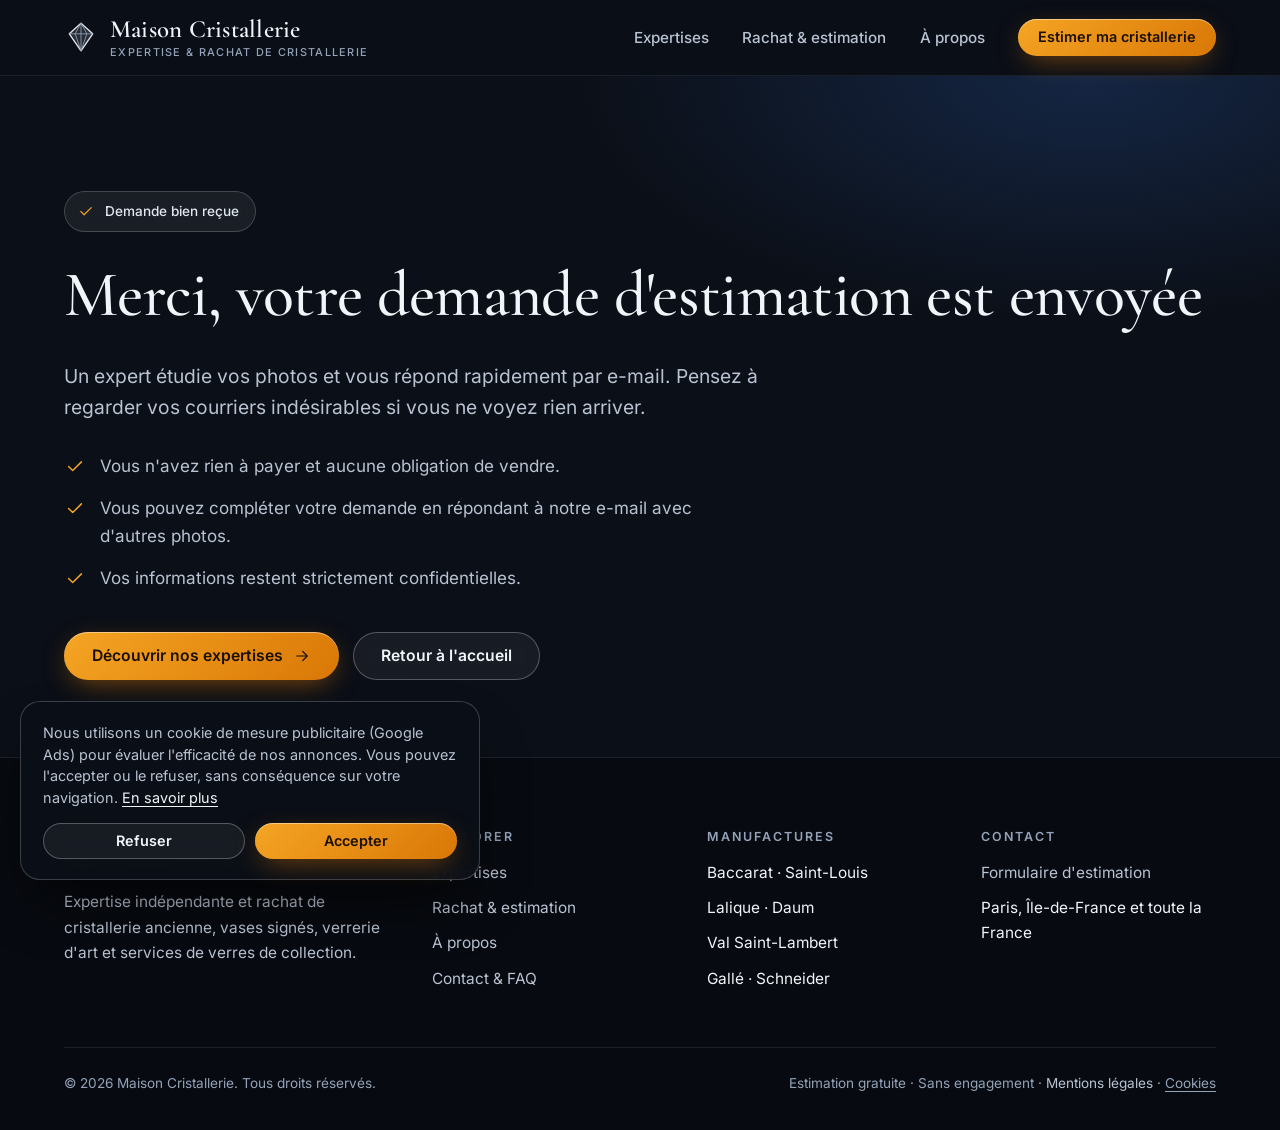
<file: merci/index.html>
<!doctype html>
<html lang="fr">
<head>
<meta charset="utf-8">
<meta name="viewport" content="width=device-width, initial-scale=1">
<title>Merci pour votre demande d'estimation</title>
<meta name="description" content="Votre demande d'estimation de cristallerie a bien été envoyée.">
<meta name="robots" content="noindex, nofollow">
<meta name="theme-color" content="#0B0F17">
<link rel="canonical" href="https://www.maison-cristallerie.fr/merci/">
<link rel="icon" href="../assets/img/favicon.svg" type="image/svg+xml">
<link rel="icon" href="../assets/img/favicon-48.png" type="image/png" sizes="48x48">
<link rel="apple-touch-icon" href="../assets/img/apple-touch-icon.png">
<meta property="og:type" content="website">
<meta property="og:locale" content="fr_FR">
<meta property="og:site_name" content="Maison Cristallerie">
<meta property="og:title" content="Merci pour votre demande d'estimation">
<meta property="og:description" content="Votre demande d'estimation de cristallerie a bien été envoyée.">
<meta property="og:url" content="https://www.maison-cristallerie.fr/merci/">
<meta property="og:image" content="https://www.maison-cristallerie.fr/assets/img/og-cristal.jpg">
<meta property="og:image:width" content="1200">
<meta property="og:image:height" content="630">
<meta name="twitter:card" content="summary_large_image">
<link rel="preload" href="../assets/fonts/inter-400-latin.woff2" as="font" type="font/woff2" crossorigin>
<link rel="preload" href="../assets/fonts/cormorant-garamond-400-latin.woff2" as="font" type="font/woff2" crossorigin>
<link rel="stylesheet" href="../assets/css/fonts.css">
<link rel="stylesheet" href="../assets/css/style.css">
<script>document.documentElement.classList.add('js')</script>
<script type="application/ld+json">[{"@context":"https://schema.org","@type":"WebSite","name":"Maison Cristallerie","url":"https://www.maison-cristallerie.fr/","inLanguage":"fr-FR"}]</script>
<script>
window.dataLayer = window.dataLayer || [];
function gtag(){dataLayer.push(arguments);}
gtag('consent', 'default', { ad_storage: 'denied', ad_user_data: 'denied', ad_personalization: 'denied', analytics_storage: 'denied', wait_for_update: 500 });
try { if (localStorage.getItem('mc-consent') === 'granted') gtag('consent', 'update', { ad_storage: 'granted', ad_user_data: 'granted', ad_personalization: 'granted', analytics_storage: 'granted' }); } catch (e) {}
gtag('js', new Date());
gtag('config', 'AW-18503417665');
</script>
<script async src="https://www.googletagmanager.com/gtag/js?id=AW-18503417665"></script>
</head>
<body>
<a class="skip" href="#contenu">Aller au contenu</a>
<header class="site-header">
  <div class="wrap header-in">
    <a class="brand" href="../" aria-label="Maison Cristallerie — accueil"><svg viewBox="0 0 64 64" aria-hidden="true"><path d="M32 6 54 26 32 58 10 26Z" fill="rgba(226,232,240,.14)" stroke="#E2E8F0" stroke-width="2.5" stroke-linejoin="round"/><path d="M10 26H54M32 6V58M21 26 32 6 43 26M21 26 32 58 43 26" stroke="#94A3B8" stroke-width="1.6" fill="none" stroke-linejoin="round"/></svg><span class="brand-name">Maison Cristallerie<small>Expertise & rachat de cristallerie</small></span></a>
    <button class="menu-btn" aria-expanded="false" aria-controls="nav" aria-label="Menu"><span></span></button>
    <nav class="nav" id="nav" aria-label="Navigation principale"><a href="../expertises/">Expertises</a><a href="../estimation/">Rachat & estimation</a><a href="../a-propos/">À propos</a><a class="btn btn--sm" href="../estimation/">Estimer ma cristallerie</a></nav>
  </div>
</header>
<main id="contenu">

<section class="page-hero" style="min-height:70vh;display:grid;align-items:center"><div class="wrap">
  <p class="badge" data-reveal style="--i:0"><svg viewBox="0 0 24 24" fill="none" stroke="currentColor" stroke-width="1.6" stroke-linecap="round" stroke-linejoin="round" aria-hidden="true" ><path d="M5 12.5l4.5 4.5L19 7.5"/></svg>Demande bien reçue</p>
  <h1 data-reveal style="--i:1">Merci, votre demande d'estimation est envoyée</h1>
  <p class="lead" data-reveal style="--i:2">Un expert étudie vos photos et vous répond rapidement par e-mail. Pensez à regarder vos courriers indésirables si vous ne voyez rien arriver.</p>
  <ul class="checks" style="margin:28px 0 40px;max-width:640px" data-reveal style="--i:3">
    <li><svg viewBox="0 0 24 24" fill="none" stroke="currentColor" stroke-width="1.6" stroke-linecap="round" stroke-linejoin="round" aria-hidden="true" ><path d="M5 12.5l4.5 4.5L19 7.5"/></svg><span>Vous n'avez rien à payer et aucune obligation de vendre.</span></li>
    <li><svg viewBox="0 0 24 24" fill="none" stroke="currentColor" stroke-width="1.6" stroke-linecap="round" stroke-linejoin="round" aria-hidden="true" ><path d="M5 12.5l4.5 4.5L19 7.5"/></svg><span>Vous pouvez compléter votre demande en répondant à notre e-mail avec d'autres photos.</span></li>
    <li><svg viewBox="0 0 24 24" fill="none" stroke="currentColor" stroke-width="1.6" stroke-linecap="round" stroke-linejoin="round" aria-hidden="true" ><path d="M5 12.5l4.5 4.5L19 7.5"/></svg><span>Vos informations restent strictement confidentielles.</span></li>
  </ul>
  <div class="cta-row" data-reveal style="--i:4"><a class="btn" href="../expertises/">Découvrir nos expertises<svg viewBox="0 0 24 24" fill="none" stroke="currentColor" stroke-width="1.6" stroke-linecap="round" stroke-linejoin="round" aria-hidden="true" ><path d="M5 12h14M13 6l6 6-6 6"/></svg></a><a class="btn btn--ghost" href="../">Retour à l'accueil</a></div>
</div></section>
</main>
<footer class="site-footer">
  <div class="wrap">
    <div class="foot-grid">
      <div>
        <a class="brand" href="../"><svg viewBox="0 0 64 64" aria-hidden="true"><path d="M32 6 54 26 32 58 10 26Z" fill="rgba(226,232,240,.14)" stroke="#E2E8F0" stroke-width="2.5" stroke-linejoin="round"/><path d="M10 26H54M32 6V58M21 26 32 6 43 26M21 26 32 58 43 26" stroke="#94A3B8" stroke-width="1.6" fill="none" stroke-linejoin="round"/></svg><span class="brand-name">Maison Cristallerie</span></a>
        <p style="margin-top:18px">Expertise indépendante et rachat de cristallerie ancienne, vases signés, verrerie d'art et services de verres de collection.</p>
      </div>
      <div><h2>Explorer</h2><ul><li><a href="../expertises/">Expertises</a></li><li><a href="../estimation/">Rachat & estimation</a></li><li><a href="../a-propos/">À propos</a></li><li><a href="../contact/">Contact & FAQ</a></li></ul></div>
      <div><h2>Manufactures</h2><ul><li>Baccarat · Saint-Louis</li><li>Lalique · Daum</li><li>Val Saint-Lambert</li><li>Gallé · Schneider</li></ul></div>
      <div><h2>Contact</h2><ul><li><a href="../estimation/">Formulaire d'estimation</a></li><li>Paris, Île-de-France et toute la France</li></ul></div>
    </div>
    
    <div class="foot-bottom"><span>© <span id="y">2026</span> Maison Cristallerie. Tous droits réservés.</span><span>Estimation gratuite · Sans engagement · <a href="../mentions-legales/">Mentions légales</a> · <button type="button" class="linklike" data-consent-open>Cookies</button></span></div>
  </div>
</footer>
<div class="consent" id="consent" role="dialog" aria-live="polite" aria-label="Cookies" hidden>
  <p>Nous utilisons un cookie de mesure publicitaire (Google Ads) pour évaluer l'efficacité de nos annonces. Vous pouvez l'accepter ou le refuser, sans conséquence sur votre navigation. <a href="../mentions-legales/#cookies">En savoir plus</a></p>
  <div class="consent-btns"><button type="button" class="btn btn--ghost btn--sm" data-consent="denied">Refuser</button><button type="button" class="btn btn--sm" data-consent="granted">Accepter</button></div>
</div>
<script src="../assets/js/main.js" defer></script>
</body>
</html>
</file>
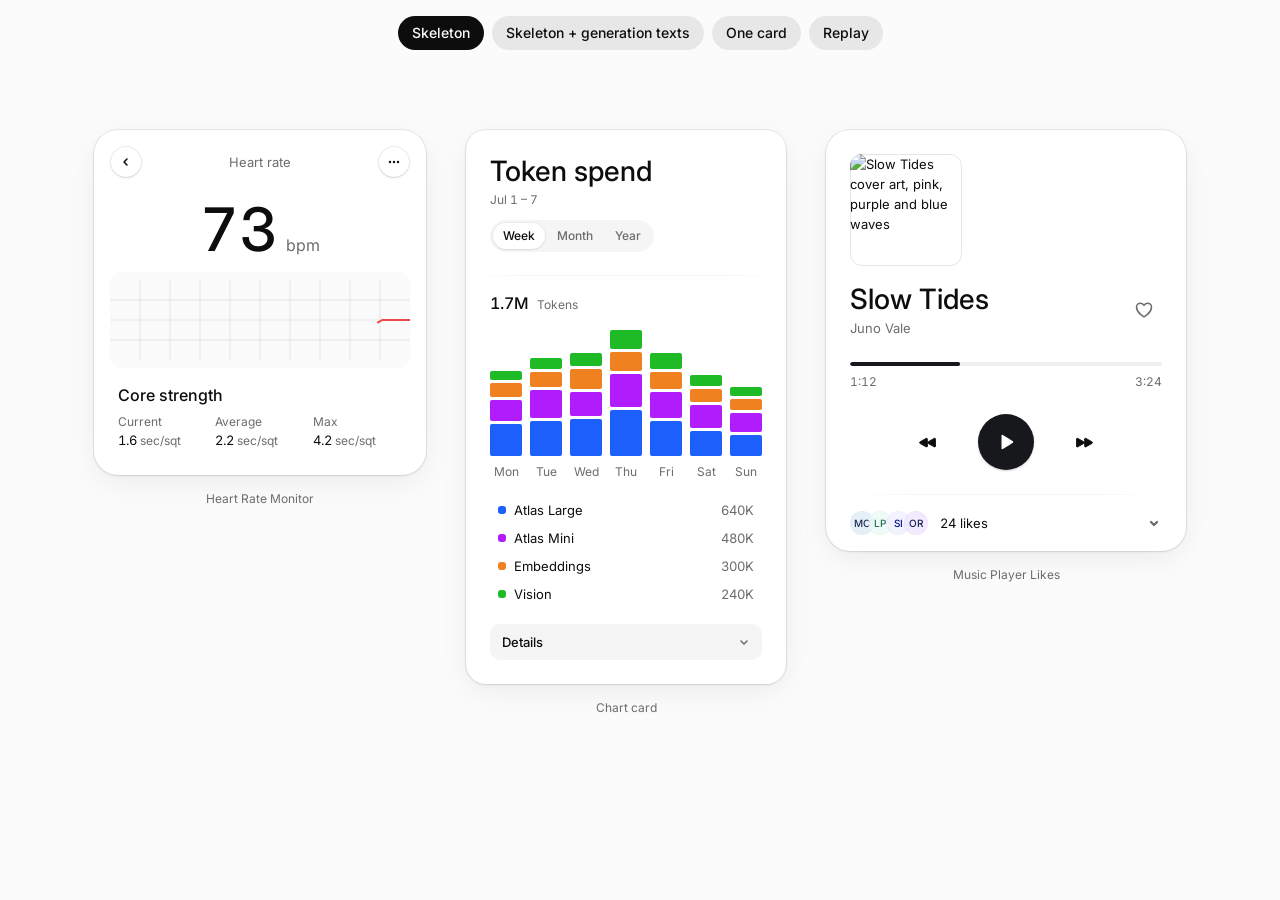
<file: .agents/skills/transitions-ui-generation/demo.html>
<!doctype html>
<html lang="en">
<head>
<meta charset="utf-8" />
<meta name="viewport" content="width=device-width,initial-scale=1" />
<title>UI generation demo</title>
<link rel="preconnect" href="https://fonts.googleapis.com" />
<link href="https://fonts.googleapis.com/css2?family=Inter:opsz,wght@14..32,400..600&family=Roboto+Mono:wght@400;500&display=swap" rel="stylesheet" />
<link rel="stylesheet" href="./ui-generation.css" />
<style>
  /* the Community stage the components were built on (custom properties reach into each component's shadow root) */
  :root { --stage-bg: #fbfbfb; --stage-fg: #0d0d0d; --stage-muted: #6c6c6c; --stage-border: rgba(0,0,0,.08); --stage-surface: #fff; --stage-accent: #17181c; --stage-on-accent: #fff; color-scheme: light; }
  html[data-theme="dark"] { --stage-bg: #0b0b0c; --stage-fg: #f2f2f2; --stage-muted: rgba(202,202,202,.7); --stage-border: rgba(255,255,255,.08); --stage-surface: #1d1d1d; --stage-accent: #fff; --stage-on-accent: #0d0d0d; color-scheme: dark; }
  * { box-sizing: border-box; }
  body { margin: 0; min-height: 100vh; background: var(--stage-bg); color: var(--stage-fg); font: 400 13px/20px Inter, system-ui, sans-serif; font-optical-sizing: auto; -webkit-font-smoothing: antialiased; }
  .demo-bar { position: sticky; top: 0; z-index: 2; display: flex; flex-wrap: wrap; gap: 8px; align-items: center; justify-content: center; padding: 16px; font-size: 14px; }
  .demo-bar button { height: 34px; padding: 0 14px; border: 0; border-radius: 999px; background: var(--stage-border); color: var(--stage-fg); font: inherit; font-weight: 500; cursor: pointer; }
  .demo-bar button[aria-pressed="true"] { background: var(--stage-fg); color: var(--stage-bg); }
  .demo-stage { display: flex; flex-wrap: wrap; gap: 40px; align-items: flex-start; justify-content: center; padding: 64px 16px 180px; }
  .demo-item { display: flex; flex-direction: column; align-items: center; gap: 14px; }
  .demo-credit { font-size: 12px; color: var(--stage-muted); text-decoration: none; }
  .demo-credit:hover { color: var(--stage-fg); }
  body.is-single .demo-item:not(:first-child) { display: none; }
  body.is-single .demo-stage { padding-top: 120px; }
</style>
<script>if (matchMedia("(prefers-color-scheme: dark)").matches) document.documentElement.dataset.theme = "dark";</script>
</head>
<body>
  <div class="demo-bar" role="toolbar" aria-label="Demo controls">
    <button data-mode="skeleton" aria-pressed="true">Skeleton</button>
    <button data-mode="skeleton-texts" aria-pressed="false">Skeleton + generation texts</button>
    <button id="layout" aria-pressed="false">One card</button>
    <button id="replay">Replay</button>
  </div>

  <!-- three components published on the transitions.dev Community, mounted as published -->
  <main class="demo-stage" id="stage"></main>

<script type="application/json" id="components">[{"id": "cVTc0tzBZFA", "title": "Heart Rate Monitor", "html": "<div class=\"hr\"><div class=\"hr-top\"><button class=\"hr-btn\" aria-label=\"Back\"><svg class=\"hi\" width=\"16\" height=\"16\" viewBox=\"0 0 16 16\" fill=\"currentColor\" aria-hidden=\"true\"><path d=\"M4.46967 6.46967C4.76256 6.17678 5.23744 6.17678 5.53033 6.46967L8 8.93934L10.4697 6.46967C10.7626 6.17678 11.2374 6.17678 11.5303 6.46967C11.8232 6.76256 11.8232 7.23744 11.5303 7.53033L8.53033 10.5303C8.23744 10.8232 7.76256 10.8232 7.46967 10.5303L4.46967 7.53033C4.17678 7.23744 4.17678 6.76256 4.46967 6.46967Z\" transform=\"rotate(90 8 8)\"/><\/svg><\/button><span class=\"hr-title\">Heart rate<\/span><div class=\"hr-menu-wrap\"><button class=\"hr-btn\" id=\"mbtn\" aria-label=\"Menu\" aria-expanded=\"false\"><svg class=\"hi\" width=\"16\" height=\"16\" viewBox=\"0 0 24 24\" fill=\"none\" stroke=\"currentColor\" stroke-linecap=\"round\" stroke-linejoin=\"round\" stroke-width=\"2.25\" aria-hidden=\"true\"><path d=\"M6.75 12a.75.75 0 1 1-1.5 0 .75.75 0 0 1 1.5 0ZM12.75 12a.75.75 0 1 1-1.5 0 .75.75 0 0 1 1.5 0ZM18.75 12a.75.75 0 1 1-1.5 0 .75.75 0 0 1 1.5 0Z\"/><\/svg><\/button><div class=\"t-dropdown hr-menu\" id=\"menu\" data-origin=\"top-right\"><button data-m=\"Resting\">Resting<\/button><button data-m=\"Active\">Active<\/button><\/div><\/div><\/div><div class=\"hr-num\"><span class=\"t-digit-group is-animating\" id=\"bpm\"><span class=\"t-digit\">7<\/span><span class=\"t-digit\" data-stagger=\"1\">2<\/span><\/span><span class=\"hr-unit\">bpm<\/span><\/div><div class=\"hr-chart\"><svg viewBox=\"0 0 260 80\" preserveAspectRatio=\"none\" width=\"100%\" height=\"80\"><g class=\"grid\"><\/g><path class=\"trail\" id=\"trail\" d=\"M0 40 H40 L46 40 L52 12 L58 62 L64 40 L70 44 L76 40 H120 L126 40 L132 12 L138 62 L144 40 L150 44 L156 40 H200 L206 40 L212 12 L218 62 L224 40 L230 44 L236 40 H260\" pathLength=\"100\"/><\/svg><\/div><div class=\"hr-sec\"><span class=\"hr-h\">Core strength<\/span><div class=\"hr-stats\"><div><span class=\"cap\">Current<\/span><span class=\"val\">1.6 <i>sec/sqt<\/i><\/span><\/div><div><span class=\"cap\">Average<\/span><span class=\"val\">2.2 <i>sec/sqt<\/i><\/span><\/div><div><span class=\"cap\">Max<\/span><span class=\"val\">4.2 <i>sec/sqt<\/i><\/span><\/div><\/div><\/div><\/div>", "css": "/* @motion\n[Menu open] dropdown\n--dropdown-open-dur: Duration\n--dropdown-ease: Easing\n--dropdown-pre-scale: Scale\n[Menu close] dropdown\n--dropdown-close-dur: Duration\nmore --dropdown-closing-scale: Scale\n[Number pop-in] bpm\n--digit-dur: Duration\n--digit-distance: Distance\n--digit-ease: Easing\nmore --digit-stagger: Stagger\nmore --digit-blur: Blur\nmore --digit-dir-x: Direction X\nmore --digit-dir-y: Direction Y\nmore [ECG sweep] trace\n--ecg-dur: Duration\n--ease-linear: Easing\nmore [Button press] buttons\n--press-scale: Scale\n--press-dur: Duration\n--ease-smooth-out: Easing\n*/\n:host{--dropdown-open-dur:250ms;--dropdown-close-dur:150ms;--dropdown-pre-scale:.97;--dropdown-closing-scale:.99;--dropdown-ease:cubic-bezier(.22,1,.36,1);--digit-dur:500ms;--digit-distance:8px;--digit-stagger:70ms;--digit-blur:2px;--digit-ease:cubic-bezier(.34,1.45,.64,1);--digit-dir-x:0;--digit-dir-y:1;--ecg-dur:2.4s;--ease-linear:linear;--ease-smooth-out:cubic-bezier(.22,1,.36,1);--press-scale:.95;--press-dur:150ms;--pulse:#EC4A4A}\n:where(.hr) button{font:inherit;border:0;padding:0;background:none;color:inherit;cursor:pointer}\n.hr{width:300px;padding:16px 16px 24px;border-radius:24px;background:var(--stage-surface);color:var(--stage-fg);box-shadow:0 0 0 1px rgba(0,0,0,.04),0 8px 32px -4px rgba(0,0,0,.06),0 1px 3px 0 rgba(0,0,0,.04);font-size:13px;line-height:20px}\n.hr-top{display:flex;align-items:center;justify-content:space-between}\n.hr-title{color:var(--stage-muted)}\n.hr-btn{width:32px;height:32px;border-radius:50%;display:grid;place-items:center;background:var(--stage-surface);box-shadow:0 1px 3px 0 rgba(0,0,0,.04),inset 0 0 0 1px rgba(0,0,0,.08),inset 0 -1px 0 0 rgba(0,0,0,.08);transition:transform var(--press-dur) var(--ease-smooth-out)}\n.hr-btn:is(:active,.is-pressed){transform:scale(var(--press-scale))}\n.hr-btn:focus-visible,.hr-menu button:focus-visible{outline:0;box-shadow:0 0 0 2px var(--stage-surface),0 0 0 4px var(--stage-accent)}\n.hr-menu-wrap{position:relative}\n.hr-menu{position:absolute;right:0;top:38px;width:120px;padding:6px;border-radius:12px;background:var(--stage-surface);box-shadow:0 4px 42px rgba(0,0,0,.06),0 2px 6px rgba(0,0,0,.05),0 0 0 1px rgba(0,0,0,.06);z-index:5}\n.hr-menu button{display:block;width:100%;height:32px;padding:0 8px;text-align:left;border-radius:8px;transition:background-color var(--press-dur) var(--ease-smooth-out)}\n@media (hover: hover) and (pointer: fine) { .hr-menu button:hover {background:rgba(0,0,0,.04)} }\n.hr-num{display:flex;align-items:baseline;justify-content:center;gap:8px;margin:16px 0 8px}\n.t-digit-group{font-size:60px;line-height:70px;font-weight:500;font-variant-numeric:tabular-nums}\n.hr-unit{color:var(--stage-muted);font-size:16px;line-height:22px}\n.hr-chart{border-radius:12px;background:rgba(0,0,0,.02);padding:8px 0;overflow:hidden}\n.hr-chart svg{display:block}\n.grid line{stroke:var(--stage-border);stroke-width:1;vector-effect:non-scaling-stroke}\n.trail{fill:none;stroke:var(--pulse);stroke-width:2;stroke-linecap:round;stroke-linejoin:round;vector-effect:non-scaling-stroke;stroke-dasharray:30 100;stroke-dashoffset:30;animation:ecg var(--ecg-dur) var(--ease-linear) infinite}\n@keyframes ecg{to{stroke-dashoffset:-100}}\n.hr-sec{margin-top:16px;padding:0 8px}\n.hr-h{display:block;font-size:16px;line-height:22px;font-weight:500;margin-bottom:8px}\n.hr-stats{display:grid;grid-template-columns:repeat(3,1fr);gap:8px}\n.cap{display:block;font-size:12px;line-height:16px;color:var(--stage-muted)}\n.val{font-variant-numeric:tabular-nums}.val i{font-style:normal;font-size:12px;color:var(--stage-muted)}\n.t-digit-group{display:inline-flex;align-items:baseline}\n.t-digit{display:inline-block;will-change:transform,opacity,filter}\n@keyframes t-digit-pop-in{0%{transform:translate(calc(var(--digit-distance)*var(--digit-dir-x)),calc(var(--digit-distance)*var(--digit-dir-y)));opacity:0;filter:blur(var(--digit-blur))}100%{transform:translate(0,0);opacity:1;filter:blur(0)}}\n.t-digit-group.is-animating .t-digit{animation:t-digit-pop-in var(--digit-dur) var(--digit-ease) both}\n.t-digit-group.is-animating .t-digit[data-stagger=\"1\"]{animation-delay:var(--digit-stagger)}\n.t-digit-group.is-animating .t-digit[data-stagger=\"2\"]{animation-delay:calc(var(--digit-stagger)*2)}\n.t-digit-group.is-animating .t-digit[data-same]{animation:none}\n.t-dropdown{transform-origin:top left;transform:scale(var(--dropdown-pre-scale));opacity:0;pointer-events:none;transition:transform var(--dropdown-open-dur) var(--dropdown-ease),opacity var(--dropdown-open-dur) var(--dropdown-ease);will-change:transform,opacity}\n.t-dropdown[data-origin=\"top-right\"]{transform-origin:top right}\n.t-dropdown.is-open{transform:scale(1);opacity:1;pointer-events:auto}\n.t-dropdown.is-closing{transform:scale(var(--dropdown-closing-scale));opacity:0;pointer-events:none;transition:transform var(--dropdown-close-dur) var(--dropdown-ease),opacity var(--dropdown-close-dur) var(--dropdown-ease)}\n:host([data-theme=\"dark\"]) .hr-chart {background:rgba(255,255,255,.03)}\n@media (hover: hover) and (pointer: fine) { :host([data-theme=\"dark\"]) .hr-menu button:hover {background:rgba(255,255,255,.07)} }\n@media (prefers-reduced-motion:reduce){.t-dropdown,.hr-btn,.hr-menu button{transition:none!important}.t-digit-group .t-digit{animation:none!important}.trail{animation:none;stroke-dasharray:none}}\n\n/* Icons: Heroicons (outline), Copyright (c) Tailwind Labs, Inc. MIT License */\n.hi-play{translate:1px 0}.hi-heart{translate:0 1px}\n\n/* Touch: controls press in full on a tap, never select their label, and hover only applies with a mouse. */\n:where(button,[role=\"button\"],[role=\"tab\"],[role=\"menuitem\"],[role=\"menuitemcheckbox\"],[role=\"menuitemradio\"],[role=\"option\"],[role=\"switch\"],summary,.t-pressable){-webkit-tap-highlight-color:transparent;touch-action:manipulation;-webkit-user-select:none;user-select:none;-webkit-touch-callout:none}\n/* end touch */\n", "js": "(function(){var g=document.querySelector('.grid'),ns='http://www.w3.org/2000/svg';for(var i=1;i<10;i++){var l=document.createElementNS(ns,'line');l.setAttribute('x1',i*26);l.setAttribute('x2',i*26);l.setAttribute('y1',0);l.setAttribute('y2',80);g.appendChild(l)}for(var j=1;j<4;j++){var h=document.createElementNS(ns,'line');h.setAttribute('y1',j*20);h.setAttribute('y2',j*20);h.setAttribute('x1',0);h.setAttribute('x2',260);g.appendChild(h)}\nvar grp=document.getElementById('bpm');\nfunction setDigits(str){var prev=grp.textContent.replace(/\\s+/g,'');var same=0;while(same<prev.length&&same<str.length&&prev[same]===str[same])same++;grp.classList.remove('is-animating');grp.replaceChildren();var c=str.split('');c.forEach(function(ch,i){var s=document.createElement('span');s.className='t-digit';s.textContent=ch;if(i<same)s.dataset.same='';if(i===c.length-2)s.dataset.stagger='1';else if(i===c.length-1)s.dataset.stagger='2';grp.appendChild(s)});void grp.offsetHeight;grp.classList.add('is-animating')}\nvar mode='Resting',cur=72;function range(){return mode==='Resting'?[64,82]:[105,128]}\nfunction tick(){var r=range();var n=r[0]+Math.floor(Math.random()*(r[1]-r[0]));if(n===cur)n++;cur=n;setDigits(String(n))}\nsetInterval(tick,3200);\nvar m=document.getElementById('menu'),b=document.getElementById('mbtn'),open=false;\nvar ms=parseFloat(getComputedStyle(document.documentElement).getPropertyValue('--dropdown-close-dur'))||150;\nfunction o(){open=true;m.classList.remove('is-closing');m.classList.add('is-open');b.setAttribute('aria-expanded','true')}\nfunction c(){open=false;m.classList.remove('is-open');m.classList.add('is-closing');setTimeout(function(){m.classList.remove('is-closing')},ms);b.setAttribute('aria-expanded','false')}\nb.addEventListener('click',function(e){e.stopPropagation();open?c():o()});\ndocument.addEventListener('click',function(e){if(open&&!m.contains(e.target))c()});\nm.querySelectorAll('button').forEach(function(x){x.addEventListener('click',function(){mode=x.dataset.m;document.documentElement.style.setProperty('--ecg-dur',mode==='Resting'?'2.4s':'1.4s');tick();c()})});\n})();\n\n/* Touch press: a tap holds .is-pressed for at least --press-dur, so the press shows in full. */\n(function(){var SEL=\"button,[role=\\\"button\\\"],[role=\\\"tab\\\"],[role=\\\"menuitem\\\"],[role=\\\"menuitemcheckbox\\\"],[role=\\\"menuitemradio\\\"],[role=\\\"option\\\"],[role=\\\"switch\\\"],summary,.t-pressable\";var min=parseFloat(getComputedStyle(document.documentElement).getPropertyValue('--press-dur'))||150;document.addEventListener('pointerdown',function(e){if(e.pointerType==='mouse')return;var el=e.target&&e.target.closest&&e.target.closest(SEL);if(!el||el.disabled)return;var t0=performance.now();clearTimeout(el._tPress);el.classList.add('is-pressed');function up(){document.removeEventListener('pointerup',up,true);document.removeEventListener('pointercancel',up,true);el._tPress=setTimeout(function(){el.classList.remove('is-pressed');},Math.max(0,min-(performance.now()-t0)));}document.addEventListener('pointerup',up,true);document.addEventListener('pointercancel',up,true);},{passive:true});})();\n/* end touch press */\n"}, {"id": "cCzBMDEJl4z", "title": "Chart card", "html": "<div class=\"spend\">\n  <div class=\"head\">\n    <div>\n      <h2 class=\"h-title\">Token spend<\/h2>\n      <p class=\"h-meta\"><span class=\"t-text-soft\" id=\"range\">Jul 1 \u2013 7<\/span><\/p>\n    <\/div>\n    <div class=\"t-tabs\" role=\"tablist\" aria-label=\"Period\">\n      <span class=\"t-tabs-pill\" aria-hidden=\"true\"><\/span>\n      <button class=\"t-tab\" role=\"tab\" aria-selected=\"true\" data-period=\"week\">Week<\/button>\n      <button class=\"t-tab\" role=\"tab\" aria-selected=\"false\" data-period=\"month\">Month<\/button>\n      <button class=\"t-tab\" role=\"tab\" aria-selected=\"false\" data-period=\"year\">Year<\/button>\n    <\/div>\n  <\/div>\n  <div class=\"sum\"><span class=\"t-text-soft total\" id=\"total\">1.5M<\/span><span class=\"cap\">Tokens<\/span><\/div>\n  <div class=\"chart-wrap\" id=\"wrap\">\n    <div class=\"bars\" id=\"bars\"><\/div>\n    <div class=\"tip\" id=\"tip\" aria-hidden=\"true\">\n      <span class=\"tip-name\" id=\"tipName\"><\/span>\n      <span class=\"tip-val\" id=\"tipVal\"><\/span>\n    <\/div>\n  <\/div>\n  <ul class=\"legend\" id=\"legend\"><\/ul>\n  <div class=\"t-acc\" id=\"acc\" data-open=\"false\">\n    <button class=\"t-acc-head\" id=\"accHead\" aria-expanded=\"false\" aria-controls=\"accPanel\">\n      Details\n      <span class=\"t-acc-chevron\"><svg width=\"16\" height=\"16\" viewBox=\"0 0 16 16\" fill=\"currentColor\" aria-hidden=\"true\"><path d=\"M4.46967 6.46967C4.76256 6.17678 5.23744 6.17678 5.53033 6.46967L8 8.93934L10.4697 6.46967C10.7626 6.17678 11.2374 6.17678 11.5303 6.46967C11.8232 6.76256 11.8232 7.23744 11.5303 7.53033L8.53033 10.5303C8.23744 10.8232 7.76256 10.8232 7.46967 10.5303L4.46967 7.53033C4.17678 7.23744 4.17678 6.76256 4.46967 6.46967Z\"/><\/svg><\/span>\n    <\/button>\n    <div class=\"t-acc-panel\" id=\"accPanel\"><div class=\"t-acc-panel-inner\">\n      <ul class=\"details\">\n        <li class=\"drow\"><span class=\"name\">Requests<\/span><span class=\"t-text-soft val\" data-d=\"req\" style=\"--text-soft-align:end\">184K<\/span><\/li>\n        <li class=\"drow\"><span class=\"name\">Estimated cost<\/span><span class=\"t-text-soft val\" data-d=\"cost\" style=\"--text-soft-align:end\">$412<\/span><\/li>\n        <li class=\"drow\"><span class=\"name\">Peak day<\/span><span class=\"t-text-soft val\" data-d=\"peak\" style=\"--text-soft-align:end\">Thu<\/span><\/li>\n      <\/ul>\n    <\/div><\/div>\n  <\/div>\n  <template id=\"rowTpl\">\n    <li class=\"row\"><span class=\"key\"><\/span><span class=\"name\"><\/span><span class=\"t-text-soft val\" style=\"--text-soft-align:end\"><\/span><\/li>\n  <\/template>\n<\/div>", "css": "/* @motion\n[Chart morph] bar segments\n--chart-morph-dur: Duration\n--chart-morph-ease: Easing\nmore --chart-gap: Segment gap\nmore --chart-corner: Corner radius\n[Tabs sliding] period pill\n--tabs-dur: Duration\n--tabs-ease: Easing\n[Value swap] totals, legend values, range\n--text-soft-dur: Duration\n--text-soft-blur: Blur\nmore --text-soft-ease: Easing\nmore --text-soft-resize-dur: Width duration\nmore --text-soft-resize-ease: Width easing\nmore [Tooltip] chart tooltip\n--tip-dur: Duration\n--tip-scale: Scale\n--tip-ease: Easing\nmore [Details expand] details panel\n--acc-expand: Expand duration\n--acc-collapse: Collapse duration\n--acc-chevron: Chevron duration\n--acc-ease: Easing\nmore [Button press] tabs\n--press-scale: Scale\n--press-dur: Duration\n--ease-smooth-out: Easing\n*/\n:host {\n  --chart-morph-dur: 400ms;\n  --chart-morph-ease: cubic-bezier(0.22, 1, 0.36, 1);\n  --chart-gap: 3px;\n  --chart-corner: 2px;\n  --tabs-dur: 250ms;\n  --tabs-ease: cubic-bezier(0.22, 1, 0.36, 1);\n  --tabs-text-muted: var(--stage-muted);\n  --tabs-text-active: var(--stage-fg);\n  --tabs-bar-bg: rgba(0,0,0,.04);\n  --tabs-pill-bg: #ffffff;\n  --text-soft-dur: 200ms;\n  --text-soft-blur: 2px;\n  --text-soft-ease: ease-in-out;\n  --text-soft-resize-dur: 240ms;\n  --text-soft-resize-ease: cubic-bezier(0.22, 1, 0.36, 1);\n  --tip-dur: 150ms;\n  --tip-scale: 0.97;\n  --tip-ease: cubic-bezier(0.22, 1, 0.36, 1);\n  --acc-expand: 250ms;\n  --acc-collapse: 250ms;\n  --acc-chevron: 250ms;\n  --acc-ease: cubic-bezier(0.22, 1, 0.36, 1);\n  --press-scale: 0.97;\n  --press-dur: 150ms;\n  --ease-smooth-out: cubic-bezier(0.22, 1, 0.36, 1);\n  --chip: rgba(0,0,0,.04);\n  --card-shadow: 0 0 0 1px rgba(0,0,0,.04), 0 8px 32px -4px rgba(0,0,0,.06), 0 1px 3px 0 rgba(0,0,0,.04);\n  --material-shadow: 0 4px 42px rgba(0,0,0,.06), 0 2px 6px rgba(0,0,0,.05), 0 0 0 1px rgba(0,0,0,.06);\n  --pill-shadow: 0 1px 2px rgba(0,0,0,.08), 0 0 0 1px rgba(0,0,0,.04);\n}\n:host([data-theme=\"dark\"]) {\n  --tabs-bar-bg: rgba(255,255,255,.07);\n  --tabs-pill-bg: rgba(255,255,255,.12);\n  --chip: rgba(255,255,255,.07);\n  --card-shadow: 0 0 0 1px rgba(255,255,255,.06), 0 8px 32px -4px rgba(0,0,0,.4);\n  --material-shadow: 0 1px 3px rgba(0,0,0,.04), inset 0 1px 0 rgba(255,255,255,.04), inset 0 0 0 1px rgba(196,196,196,.08);\n  --pill-shadow: none;\n}\n\n:where(.spend), :where(.spend) * { box-sizing: border-box; margin: 0; padding: 0; }\n:where(.spend) button { font: inherit; }\n.spend {\n  width: 320px;\n  max-width: 100%;\n  padding: 0 0 24px;\n  overflow: hidden;\n  border-radius: 20px;\n  background: var(--stage-surface);\n  box-shadow: var(--card-shadow);\n  color: var(--stage-fg);\n  display: grid;\n  gap: 16px;\n}\n.head { position: relative; display: flex; flex-direction: column; align-items: flex-start; gap: 12px; padding: 24px; }\n.head::after { content: \"\"; position: absolute; left: 0; right: 0; bottom: 0; height: 1px; background: linear-gradient(90deg, transparent, color-mix(in srgb, var(--stage-border) 49%, transparent) 20%, color-mix(in srgb, var(--stage-border) 49%, transparent) 80%, transparent); }\n.spend > :not(.head) { margin-left: 24px; margin-right: 24px; }\n.h-title { font-size: 28px; line-height: 34px; font-weight: 500; white-space: nowrap; }\n.h-meta { margin-top: 4px; font-size: 12px; line-height: 16px; color: var(--stage-muted); font-variant-numeric: tabular-nums; }\n\n.chart-wrap { position: relative; height: 150px; display: flex; justify-content: center; }\n.total { font-size: 16px; line-height: 22px; font-weight: 500; justify-self: center; font-variant-numeric: tabular-nums; }\n.cap { font-size: 12px; line-height: 16px; color: var(--stage-muted); }\n\n.tip {\n  position: absolute;\n  left: 0; top: 0;\n  z-index: 5;\n  padding: 8px 12px;\n  border-radius: 12px;\n  background: var(--stage-surface);\n  box-shadow: var(--material-shadow);\n  display: grid;\n  pointer-events: none;\n  white-space: nowrap;\n  opacity: 0;\n  scale: var(--tip-scale);\n  transition: opacity var(--tip-dur) var(--tip-ease), scale var(--tip-dur) var(--tip-ease);\n}\n.tip.is-on { opacity: 1; scale: 1; }\n.tip-name { font-size: 13px; line-height: 20px; }\n.tip-val { font-size: 12px; line-height: 16px; color: var(--stage-muted); font-variant-numeric: tabular-nums; }\n\n.legend { list-style: none; display: grid; gap: 0; margin: 0 -8px; }\n.row {\n  display: flex; align-items: center; gap: 8px;\n  padding: 4px 8px;\n  border-radius: 8px;\n  font-size: 13px; line-height: 20px;\n  transition: background-color var(--tip-dur) var(--tip-ease);\n}\n@media (hover: hover) and (pointer: fine) { .row:hover { background: var(--chip); } }\n.key { width: 8px; height: 8px; border-radius: 3px; background: var(--c); flex: none; }\n.name { flex: 1; min-width: 0; overflow: hidden; text-overflow: ellipsis; white-space: nowrap; }\n.val { color: var(--stage-muted); font-variant-numeric: tabular-nums; flex: none; }\n\n/* Tabs sliding */\n.t-tabs { position: relative; display: inline-flex; align-items: center; gap: 2px; padding: 3px; border-radius: 48px; background: var(--tabs-bar-bg); flex: none; }\n.t-tab {\n  position: relative; appearance: none; border: 0; background: transparent;\n  height: 26px; padding: 0 10px; font-size: 12px; line-height: 16px; font-weight: 500;\n  color: var(--tabs-text-muted); cursor: pointer; border-radius: 48px; z-index: 1;\n  transition: color var(--tabs-dur) var(--tabs-ease), transform var(--press-dur) var(--ease-smooth-out);\n}\n.t-tab:is(:active,.is-pressed) { transform: scale(var(--press-scale)); }\n.t-tab[aria-selected=\"true\"] { color: var(--tabs-text-active); }\n@media (hover: hover) and (pointer: fine) { .t-tab:not([aria-selected=\"true\"]):hover { color: var(--tabs-text-active); } }\n.t-tab:focus-visible { outline: none; box-shadow: 0 0 0 2px var(--stage-surface), 0 0 0 4px var(--stage-accent); }\n.t-tabs-pill {\n  position: absolute; top: 3px; left: 0; height: 26px; width: 0;\n  background: var(--tabs-pill-bg); box-shadow: var(--pill-shadow); border-radius: 48px;\n  transform: translateX(0);\n  transition: transform var(--tabs-dur) var(--tabs-ease), width var(--tabs-dur) var(--tabs-ease);\n  will-change: transform, width; z-index: 0; pointer-events: none;\n}\n\n/* Stacked bar chart */\n.sum { display: flex; align-items: baseline; gap: 8px; }\n.bars { display: grid; grid-template-columns: repeat(7, 1fr); gap: 8px; width: 100%; height: 150px; }\n.bcol { display: flex; flex-direction: column; justify-content: flex-end; gap: 8px; min-width: 0; }\n.stack { display: flex; flex-direction: column-reverse; justify-content: flex-start; gap: var(--chart-gap); height: 126px; }\n.seg { flex: none; height: 0; background: var(--c); border-radius: var(--chart-corner); cursor: pointer; transition: height var(--chart-morph-dur) var(--chart-morph-ease), opacity var(--tip-dur) var(--tip-ease); }\n.seg.is-dim { opacity: 0.2; }\n.blabel { align-self: center; font-size: 12px; line-height: 16px; color: var(--stage-muted); }\n\n/* Accordion */\n.t-acc-head {\n  --press-scale: 0.99;\n  width: 100%; height: 36px; padding: 0 10px 0 12px; border: 0; border-radius: 10px;\n  background: var(--chip); color: var(--stage-fg); cursor: pointer;\n  display: flex; align-items: center; justify-content: space-between;\n  font-size: 13px; line-height: 20px; font-weight: 500;\n  transition: transform var(--press-dur) var(--ease-smooth-out);\n}\n.t-acc-head:is(:active,.is-pressed) { transform: scale(var(--press-scale)); }\n.t-acc-head:focus-visible { outline: none; box-shadow: 0 0 0 2px var(--stage-surface), 0 0 0 4px var(--stage-accent); }\n.t-acc-chevron { color: var(--stage-muted); width: 16px; height: 16px; align-items: center; justify-content: center; }\n.t-acc-panel { display: grid; grid-template-rows: 0fr; transition: grid-template-rows var(--acc-collapse) var(--acc-ease); }\n.t-acc[data-open=\"true\"] .t-acc-panel { grid-template-rows: 1fr; transition: grid-template-rows var(--acc-expand) var(--acc-ease); }\n.t-acc-panel-inner { overflow: hidden; opacity: 0; filter: blur(2px); transition: opacity var(--acc-collapse) var(--acc-ease), filter var(--acc-collapse) var(--acc-ease); }\n.t-acc[data-open=\"true\"] .t-acc-panel-inner { opacity: 1; filter: blur(0); transition: opacity var(--acc-expand) var(--acc-ease), filter var(--acc-expand) var(--acc-ease); }\n.t-acc-chevron { display: inline-flex; transform: scaleY(1); transform-origin: center; transition: transform var(--acc-chevron) var(--acc-ease); }\n.t-acc-chevron path { vector-effect: non-scaling-stroke; }\n.t-acc[data-open=\"true\"] .t-acc-chevron { transform: scaleY(-1); }\n.details { list-style: none; display: grid; gap: 0; padding-top: 4px; }\n.drow { display: flex; align-items: center; gap: 8px; padding: 4px 12px; font-size: 13px; line-height: 20px; }\n\n/* Text swap soft */\n.t-text-soft { display: inline-grid; justify-items: var(--text-soft-align, start); transition: width var(--text-soft-resize-dur) var(--text-soft-resize-ease); }\n.t-text-soft > span { grid-area: 1 / 1; white-space: pre; transition: filter var(--text-soft-dur) var(--text-soft-ease), opacity var(--text-soft-dur) var(--text-soft-ease); }\n.t-text-soft-new { opacity: 0; filter: blur(var(--text-soft-blur)); }\n.t-text-soft.is-swapping .t-text-soft-old { opacity: 0; filter: blur(var(--text-soft-blur)); }\n.t-text-soft.is-swapping .t-text-soft-new { opacity: 1; filter: blur(0); }\n\n@media (prefers-reduced-motion: reduce) {\n  .t-tabs-pill, .t-tab, .seg, .t-text-soft, .t-text-soft > span, .tip, .row { transition: none !important; }\n  .t-tab:is(:active,.is-pressed), .t-acc-head:is(:active,.is-pressed) { transform: none; }\n  .t-acc-panel, .t-acc-panel-inner, .t-acc-chevron, .t-acc-head { transition: none !important; }\n}\n\n/* Icons: Heroicons (outline), Copyright (c) Tailwind Labs, Inc. MIT License */\n.hi-play{translate:1px 0}.hi-heart{translate:0 1px}\n\n/* Touch: controls press in full on a tap, never select their label, and hover only applies with a mouse. */\n:where(button,[role=\"button\"],[role=\"tab\"],[role=\"menuitem\"],[role=\"menuitemcheckbox\"],[role=\"menuitemradio\"],[role=\"option\"],[role=\"switch\"],summary,.t-pressable){-webkit-tap-highlight-color:transparent;touch-action:manipulation;-webkit-user-select:none;user-select:none;-webkit-touch-callout:none}\n/* end touch */\n", "js": "(function () {\n  var root = document.documentElement;\n  var token = function (n) { return getComputedStyle(root).getPropertyValue(n).trim(); };\n  var ms = function (n) { return parseFloat(token(n)) || 0; };\n\n  function softSwap(el, next) {\n    var prev = el.dataset.text != null ? el.dataset.text : el.textContent;\n    if (prev === next) return;\n    el.dataset.text = next;\n    clearTimeout(el._softTimer);\n    var out = document.createElement(\"span\");\n    out.className = \"t-text-soft-old\";\n    out.setAttribute(\"aria-hidden\", \"true\");\n    out.textContent = prev;\n    var inn = document.createElement(\"span\");\n    inn.className = \"t-text-soft-new\";\n    inn.textContent = next;\n    var w0 = el.getBoundingClientRect().width;\n    el.classList.remove(\"is-swapping\");\n    el.replaceChildren(out, inn);\n    var w1 = inn.getBoundingClientRect().width;\n    el.style.width = w0 + \"px\";\n    void el.offsetWidth;\n    el.classList.add(\"is-swapping\");\n    el.style.width = w1 + \"px\";\n    el._softTimer = setTimeout(function () {\n      el.classList.remove(\"is-swapping\");\n      el.style.removeProperty(\"width\");\n      el.textContent = next;\n    }, Math.max(ms(\"--text-soft-dur\"), ms(\"--text-soft-resize-dur\")) + 40);\n  }\n\n  var models = [\n    { name: \"Atlas Large\", color: \"#1C5FFB\" },\n    { name: \"Atlas Mini\", color: \"#B01CFB\" },\n    { name: \"Embeddings\", color: \"#EF8121\" },\n    { name: \"Vision\", color: \"#1EBB26\" }\n  ];\n  var data = {\n    week: { range: \"Jul 1 \u2013 7\", v: [640, 480, 300, 240], req: \"184K\", cost: \"$412\", peak: \"Thu\",\n      labels: [\"Mon\", \"Tue\", \"Wed\", \"Thu\", \"Fri\", \"Sat\", \"Sun\"], w: [\n        [14, 15, 16, 20, 15, 11, 9], [12, 16, 14, 19, 15, 13, 11], [13, 14, 18, 17, 16, 12, 10], [10, 13, 15, 22, 18, 12, 10]] },\n    month: { range: \"July\", v: [2800, 1900, 1300, 900], req: \"810K\", cost: \"$1,780\", peak: \"Jul 14\",\n      labels: [\"1\", \"5\", \"10\", \"15\", \"20\", \"25\", \"30\"], w: [\n        [12, 14, 15, 19, 16, 13, 11], [10, 15, 14, 16, 17, 15, 13], [14, 12, 16, 15, 14, 17, 12], [9, 13, 17, 18, 15, 14, 14]] },\n    year: { range: \"2025\", v: [31000, 22500, 14000, 9800], req: \"9.6M\", cost: \"$21.4K\", peak: \"Mar\",\n      labels: [\"Jan\", \"Mar\", \"May\", \"Jul\", \"Sep\", \"Nov\", \"Dec\"], w: [\n        [10, 17, 14, 15, 13, 14, 17], [12, 15, 16, 13, 14, 15, 15], [9, 14, 15, 16, 16, 14, 16], [11, 16, 13, 14, 15, 15, 16]] }\n  };\n  function fmt(k) {\n    k = Math.round(k);\n    return k >= 1000 ? (k / 1000).toFixed(1) + \"M\" : k + \"K\";\n  }\n  function sum(a) { return a.reduce(function (x, y) { return x + y; }, 0); }\n  // cells[model][col] in K tokens\n  function cellsOf(d) {\n    return d.v.map(function (v, i) {\n      var s = sum(d.w[i]);\n      return d.w[i].map(function (w) { return v * w / s; });\n    });\n  }\n\n  var wrap = document.getElementById(\"wrap\");\n  var tip = document.getElementById(\"tip\");\n  var tipName = document.getElementById(\"tipName\");\n  var tipVal = document.getElementById(\"tipVal\");\n  var legend = document.getElementById(\"legend\");\n  var rowTpl = document.getElementById(\"rowTpl\");\n  var totalEl = document.getElementById(\"total\");\n  var rangeEl = document.getElementById(\"range\");\n  var barsEl = document.getElementById(\"bars\");\n  var current = data.week, cells = cellsOf(current);\n\n  var segs = [], labels = [];\n  for (var c = 0; c < 7; c++) {\n    var col = document.createElement(\"div\");\n    col.className = \"bcol\";\n    var stack = document.createElement(\"div\");\n    stack.className = \"stack\";\n    models.forEach(function (m, i) {\n      var s = document.createElement(\"div\");\n      s.className = \"seg\";\n      s.style.setProperty(\"--c\", m.color);\n      s._m = i; s._c = c;\n      stack.appendChild(s);\n      segs.push(s);\n    });\n    var lb = document.createElement(\"span\");\n    lb.className = \"blabel\";\n    lb.textContent = data.week.labels[c];\n    labels.push(lb);\n    col.appendChild(stack);\n    col.appendChild(lb);\n    barsEl.appendChild(col);\n  }\n\n  function layout() {\n    var gap = parseFloat(token(\"--chart-gap\")) || 0;\n    var avail = 126 - gap * 3;\n    var max = 0;\n    for (var c = 0; c < 7; c++) {\n      var t = 0;\n      cells.forEach(function (r) { t += r[c]; });\n      max = Math.max(max, t);\n    }\n    segs.forEach(function (s) {\n      s.style.height = (cells[s._m][s._c] / max * avail).toFixed(2) + \"px\";\n    });\n  }\n\n  var vals = [];\n  models.forEach(function (m) {\n    var row = rowTpl.content.firstElementChild.cloneNode(true);\n    row.style.setProperty(\"--c\", m.color);\n    row.querySelector(\".name\").textContent = m.name;\n    legend.appendChild(row);\n    vals.push(row.querySelector(\".val\"));\n  });\n  var rows = Array.prototype.slice.call(legend.children);\n\n  var dEls = Array.prototype.slice.call(document.querySelectorAll(\"[data-d]\"));\n  function render(d, first) {\n    current = d;\n    cells = cellsOf(d);\n    var t = sum(d.v);\n    if (first) {\n      totalEl.textContent = fmt(t);\n      rangeEl.textContent = d.range;\n      vals.forEach(function (el, i) { el.textContent = fmt(d.v[i]); });\n      dEls.forEach(function (el) { el.textContent = d[el.dataset.d]; });\n      labels.forEach(function (el, i) { el.textContent = d.labels[i]; });\n      requestAnimationFrame(function () { requestAnimationFrame(layout); });\n    } else {\n      layout();\n      softSwap(totalEl, fmt(t));\n      softSwap(rangeEl, d.range);\n      vals.forEach(function (el, i) { softSwap(el, fmt(d.v[i])); });\n      dEls.forEach(function (el) { softSwap(el, d[el.dataset.d]); });\n      labels.forEach(function (el, i) { el.textContent = d.labels[i]; });\n    }\n  }\n  render(data.week, true);\n\n  function dim(idx) {\n    segs.forEach(function (s) { s.classList.toggle(\"is-dim\", idx !== -1 && s._m !== idx); });\n  }\n  var hideT = 0;\n  segs.forEach(function (seg) {\n    function show(e) {\n      clearTimeout(hideT);\n      var r = wrap.getBoundingClientRect();\n      var v = cells[seg._m][seg._c];\n      var colTotal = 0;\n      cells.forEach(function (row) { colTotal += row[seg._c]; });\n      tipName.textContent = models[seg._m].name + \" \u00b7 \" + current.labels[seg._c];\n      tipVal.textContent = fmt(v) + \" \u00b7 \" + Math.round(v / colTotal * 100) + \"%\";\n      var x = Math.min(Math.max(e.clientX - r.left + 12, 0), r.width - 150);\n      var y = e.clientY - r.top - 12;\n      tip.style.transform = \"translate(\" + x + \"px, \" + Math.max(y - 44, -8) + \"px)\";\n      tip.classList.add(\"is-on\");\n      dim(seg._m);\n    }\n    seg.addEventListener(\"pointerenter\", show);\n    seg.addEventListener(\"pointermove\", show);\n    seg.addEventListener(\"pointerleave\", function () {\n      clearTimeout(hideT);\n      hideT = setTimeout(function () { tip.classList.remove(\"is-on\"); dim(-1); }, 80);\n    });\n  });\n  rows.forEach(function (row, i) {\n    row.addEventListener(\"pointerenter\", function () { dim(i); });\n    row.addEventListener(\"pointerleave\", function () { dim(-1); });\n  });\n\n  var bar = document.querySelector(\".t-tabs\");\n  var pill = bar.querySelector(\".t-tabs-pill\");\n  var tabs = Array.prototype.slice.call(bar.querySelectorAll(\".t-tab\"));\n  function moveTo(tab, animate) {\n    if (!animate) {\n      var prev = pill.style.transition;\n      pill.style.transition = \"none\";\n      pill.style.transform = \"translateX(\" + tab.offsetLeft + \"px)\";\n      pill.style.width = tab.offsetWidth + \"px\";\n      void pill.offsetWidth;\n      pill.style.transition = prev;\n    } else {\n      pill.style.transform = \"translateX(\" + tab.offsetLeft + \"px)\";\n      pill.style.width = tab.offsetWidth + \"px\";\n    }\n  }\n  function active() {\n    return tabs.filter(function (t) { return t.getAttribute(\"aria-selected\") === \"true\"; })[0] || tabs[0];\n  }\n  tabs.forEach(function (tab) {\n    tab.addEventListener(\"click\", function () {\n      tabs.forEach(function (t) { t.setAttribute(\"aria-selected\", t === tab ? \"true\" : \"false\"); });\n      moveTo(tab, true);\n      render(data[tab.dataset.period], false);\n    });\n  });\n  requestAnimationFrame(function () { moveTo(active(), false); });\n  window.addEventListener(\"resize\", function () { moveTo(active(), false); });\n\n  var acc = document.getElementById(\"acc\");\n  var accHead = document.getElementById(\"accHead\");\n  accHead.addEventListener(\"click\", function () {\n    var open = acc.getAttribute(\"data-open\") === \"true\";\n    acc.setAttribute(\"data-open\", String(!open));\n    accHead.setAttribute(\"aria-expanded\", String(!open));\n  });\n})();\n\n/* Touch press: a tap holds .is-pressed for at least --press-dur, so the press shows in full. */\n(function(){var SEL=\"button,[role=\\\"button\\\"],[role=\\\"tab\\\"],[role=\\\"menuitem\\\"],[role=\\\"menuitemcheckbox\\\"],[role=\\\"menuitemradio\\\"],[role=\\\"option\\\"],[role=\\\"switch\\\"],summary,.t-pressable\";var min=parseFloat(getComputedStyle(document.documentElement).getPropertyValue('--press-dur'))||150;document.addEventListener('pointerdown',function(e){if(e.pointerType==='mouse')return;var el=e.target&&e.target.closest&&e.target.closest(SEL);if(!el||el.disabled)return;var t0=performance.now();clearTimeout(el._tPress);el.classList.add('is-pressed');function up(){document.removeEventListener('pointerup',up,true);document.removeEventListener('pointercancel',up,true);el._tPress=setTimeout(function(){el.classList.remove('is-pressed');},Math.max(0,min-(performance.now()-t0)));}document.addEventListener('pointerup',up,true);document.addEventListener('pointercancel',up,true);},{passive:true});})();\n/* end touch press */\n"}, {"id": "cVCedgYdNu4", "title": "Music Player Likes", "html": "<article class=\"player\" aria-label=\"Now playing\"><div class=\"player-body\"><div class=\"track\"><div class=\"covers\"><img class=\"cover is-active\" data-photo=\"abstract-warm\" width=\"112\" height=\"112\" crossorigin=\"anonymous\" alt=\"Slow Tides cover art, pink, purple and blue waves\" src=\"https://images.unsplash.com/photo-1618005182384-a83a8bd57fbe?auto=format&fit=crop&q=80&w=224&h=224\"><img class=\"cover\" data-photo=\"nature-flowers\" width=\"112\" height=\"112\" crossorigin=\"anonymous\" aria-hidden=\"true\" alt=\"Golden Hour cover art, orange flowers\" src=\"https://images.unsplash.com/photo-1490750967868-88aa4486c946?auto=format&fit=crop&q=80&w=224&h=224\"><img class=\"cover\" data-photo=\"product-sneakers\" width=\"112\" height=\"112\" crossorigin=\"anonymous\" aria-hidden=\"true\" alt=\"Deep Current cover art, pastel sneakers on a blue and pink background\" src=\"https://images.unsplash.com/photo-1595950653106-6c9ebd614d3a?auto=format&fit=crop&q=80&w=224&h=224\"><\/div><div class=\"track-text\"><h2 class=\"track-title\"><span class=\"t-text-swap\">Slow Tides<\/span><\/h2><p class=\"track-artist\"><span class=\"t-text-swap\">Juno Vale<\/span><\/p><\/div><button type=\"button\" class=\"t-like icon-btn\" data-liked=\"false\" aria-pressed=\"false\" aria-label=\"Like\"><span class=\"t-like-icon\"><svg class=\"hi t-like-heart\" width=\"20\" height=\"20\" viewBox=\"0 0 24 24\" fill=\"none\" stroke=\"currentColor\" stroke-linecap=\"round\" stroke-linejoin=\"round\" stroke-width=\"1.8\" aria-hidden=\"true\"><path d=\"M21 8.25c0-2.485-2.099-4.5-4.688-4.5-1.935 0-3.597 1.126-4.312 2.733-.715-1.607-2.377-2.733-4.313-2.733C5.1 3.75 3 5.765 3 8.25c0 7.22 9 12 9 12s9-4.78 9-12Z\"/><\/svg><\/span><span class=\"t-like-particles\" aria-hidden=\"true\"><i><\/i><i><\/i><i><\/i><i><\/i><i><\/i><i><\/i><i><\/i><i><\/i><\/span><\/button><\/div><div class=\"progress\"><div class=\"bar\" role=\"slider\" tabindex=\"0\" aria-label=\"Seek\" aria-valuemin=\"0\" aria-valuemax=\"204\" aria-valuenow=\"72\" aria-valuetext=\"1:12\"><span class=\"bar-fill\"><\/span><\/div><div class=\"times\"><span class=\"elapsed\">1:12<\/span><span class=\"duration t-digit-group\">3:24<\/span><\/div><\/div><div class=\"controls\"><button type=\"button\" class=\"icon-btn seek\" data-seek=\"-10\" aria-label=\"Back 10 seconds\"><svg class=\"hi\" width=\"20\" height=\"20\" viewBox=\"0 0 24 24\" fill=\"none\" stroke=\"currentColor\" stroke-linecap=\"round\" stroke-linejoin=\"round\" stroke-width=\"1.8\" aria-hidden=\"true\"><path d=\"M21 16.811c0 .864-.933 1.406-1.683.977l-7.108-4.061a1.125 1.125 0 0 1 0-1.954l7.108-4.061A1.125 1.125 0 0 1 21 8.689v8.122ZM11.25 16.811c0 .864-.933 1.406-1.683.977l-7.108-4.061a1.125 1.125 0 0 1 0-1.954l7.108-4.061a1.125 1.125 0 0 1 1.683.977v8.122Z\"/><\/svg><\/button><button type=\"button\" class=\"play\" aria-label=\"Play\" aria-pressed=\"false\"><svg class=\"pp\" viewBox=\"0 0 24 24\" aria-hidden=\"true\"><path class=\"pp-a\" d=\"M8 5L13.5 8.5L13.5 15.5L8 19Z\"/><path class=\"pp-b\" d=\"M13.5 8.5L19 12L19 12L13.5 15.5Z\"/><\/svg><\/button><button type=\"button\" class=\"icon-btn next\" aria-label=\"Next song\"><svg class=\"hi\" width=\"20\" height=\"20\" viewBox=\"0 0 24 24\" fill=\"none\" stroke=\"currentColor\" stroke-linecap=\"round\" stroke-linejoin=\"round\" stroke-width=\"1.8\" aria-hidden=\"true\"><path d=\"M3 8.689c0-.864.933-1.406 1.683-.977l7.108 4.061a1.125 1.125 0 0 1 0 1.954l-7.108 4.061A1.125 1.125 0 0 1 3 16.811V8.69ZM12.75 8.689c0-.864.933-1.406 1.683-.977l7.108 4.061a1.125 1.125 0 0 1 0 1.954l-7.108 4.061a1.125 1.125 0 0 1-1.683-.977V8.69Z\"/><\/svg><\/button><\/div><\/div><div class=\"divider\" aria-hidden=\"true\"><\/div><div class=\"t-acc\" data-open=\"false\"><button type=\"button\" class=\"t-acc-trigger likers\" aria-expanded=\"false\" aria-controls=\"likers-panel\"><span class=\"likers-faces\"><span class=\"t-avatar-group likers-set is-active\" data-track=\"0\"><span class=\"t-avatar\"><span class=\"t-av\" style=\"--av-bg:#D8E8F3;--av-fg:#222A54;--av-size:24px\" role=\"img\" aria-label=\"Maya Chen\">MC<\/span><\/span><span class=\"t-avatar\"><span class=\"t-av\" style=\"--av-bg:#E7F9F3;--av-fg:#216E55;--av-size:24px\" role=\"img\" aria-label=\"Leo Park\">LP<\/span><\/span><span class=\"t-avatar\"><span class=\"t-av\" style=\"--av-bg:#EDEEFD;--av-fg:#05128A;--av-size:24px\" role=\"img\" aria-label=\"Sara Ito\">SI<\/span><\/span><span class=\"t-avatar\"><span class=\"t-av\" style=\"--av-bg:#ECE1FE;--av-fg:#192251;--av-size:24px\" role=\"img\" aria-label=\"Omar Reyes\">OR<\/span><\/span><\/span><span class=\"t-avatar-group likers-set\" data-track=\"1\" aria-hidden=\"true\" inert><span class=\"t-avatar\"><span class=\"t-av\" style=\"--av-bg:#ECE1FE;--av-fg:#192251;--av-size:24px\" role=\"img\" aria-label=\"Nina Alvarez\">NA<\/span><\/span><span class=\"t-avatar\"><span class=\"t-av\" style=\"--av-bg:#ECFAFE;--av-fg:#1F84A3;--av-size:24px\" role=\"img\" aria-label=\"Theo Grant\">TG<\/span><\/span><span class=\"t-avatar\"><span class=\"t-av\" style=\"--av-bg:#FFEBEE;--av-fg:#BD0F2C;--av-size:24px\" role=\"img\" aria-label=\"June Ota\">JO<\/span><\/span><span class=\"t-avatar\"><span class=\"t-av\" style=\"--av-bg:#E7F9F3;--av-fg:#216E55;--av-size:24px\" role=\"img\" aria-label=\"Leo Park\">LP<\/span><\/span><\/span><span class=\"t-avatar-group likers-set\" data-track=\"2\" aria-hidden=\"true\" inert><span class=\"t-avatar\"><span class=\"t-av\" style=\"--av-bg:#E7F9F3;--av-fg:#216E55;--av-size:24px\" role=\"img\" aria-label=\"Rosa Lind\">RL<\/span><\/span><span class=\"t-avatar\"><span class=\"t-av\" style=\"--av-bg:#ECE1FE;--av-fg:#192251;--av-size:24px\" role=\"img\" aria-label=\"Omar Reyes\">OR<\/span><\/span><span class=\"t-avatar\"><span class=\"t-av\" style=\"--av-bg:#D8E8F3;--av-fg:#222A54;--av-size:24px\" role=\"img\" aria-label=\"Maya Chen\">MC<\/span><\/span><\/span><\/span><span class=\"likers-label\"><span class=\"t-digit-group\">24<\/span><span>likes<\/span><\/span><span class=\"t-acc-chevron\"><svg class=\"hi\" width=\"16\" height=\"16\" viewBox=\"0 0 24 24\" fill=\"none\" stroke=\"currentColor\" stroke-linecap=\"round\" stroke-linejoin=\"round\" stroke-width=\"2.25\" aria-hidden=\"true\"><path d=\"M7.5 10.5 12 15l4.5-4.5\"/><\/svg><\/span><\/button><div class=\"t-acc-panel\" id=\"likers-panel\"><div class=\"t-acc-panel-clip\"><div class=\"t-acc-panel-inner\"><div class=\"likers-lists\"><ul class=\"likers-list likers-set is-active\" data-track=\"0\"><li><span class=\"t-av\" style=\"--av-bg:#D8E8F3;--av-fg:#222A54;--av-size:24px\" role=\"img\" aria-label=\"Maya Chen\">MC<\/span><span class=\"liker-name\">Maya Chen<\/span><span class=\"liker-time\">2h<\/span><\/li><li><span class=\"t-av\" style=\"--av-bg:#E7F9F3;--av-fg:#216E55;--av-size:24px\" role=\"img\" aria-label=\"Leo Park\">LP<\/span><span class=\"liker-name\">Leo Park<\/span><span class=\"liker-time\">5h<\/span><\/li><li><span class=\"t-av\" style=\"--av-bg:#EDEEFD;--av-fg:#05128A;--av-size:24px\" role=\"img\" aria-label=\"Sara Ito\">SI<\/span><span class=\"liker-name\">Sara Ito<\/span><span class=\"liker-time\">1d<\/span><\/li><li><span class=\"t-av\" style=\"--av-bg:#ECE1FE;--av-fg:#192251;--av-size:24px\" role=\"img\" aria-label=\"Omar Reyes\">OR<\/span><span class=\"liker-name\">Omar Reyes<\/span><span class=\"liker-time\">2d<\/span><\/li><\/ul><ul class=\"likers-list likers-set\" data-track=\"1\" aria-hidden=\"true\" inert><li><span class=\"t-av\" style=\"--av-bg:#ECE1FE;--av-fg:#192251;--av-size:24px\" role=\"img\" aria-label=\"Nina Alvarez\">NA<\/span><span class=\"liker-name\">Nina Alvarez<\/span><span class=\"liker-time\">1h<\/span><\/li><li><span class=\"t-av\" style=\"--av-bg:#ECFAFE;--av-fg:#1F84A3;--av-size:24px\" role=\"img\" aria-label=\"Theo Grant\">TG<\/span><span class=\"liker-name\">Theo Grant<\/span><span class=\"liker-time\">3h<\/span><\/li><li><span class=\"t-av\" style=\"--av-bg:#FFEBEE;--av-fg:#BD0F2C;--av-size:24px\" role=\"img\" aria-label=\"June Ota\">JO<\/span><span class=\"liker-name\">June Ota<\/span><span class=\"liker-time\">6h<\/span><\/li><li><span class=\"t-av\" style=\"--av-bg:#E7F9F3;--av-fg:#216E55;--av-size:24px\" role=\"img\" aria-label=\"Leo Park\">LP<\/span><span class=\"liker-name\">Leo Park<\/span><span class=\"liker-time\">1d<\/span><\/li><\/ul><ul class=\"likers-list likers-set\" data-track=\"2\" aria-hidden=\"true\" inert><li><span class=\"t-av\" style=\"--av-bg:#E7F9F3;--av-fg:#216E55;--av-size:24px\" role=\"img\" aria-label=\"Rosa Lind\">RL<\/span><span class=\"liker-name\">Rosa Lind<\/span><span class=\"liker-time\">4h<\/span><\/li><li><span class=\"t-av\" style=\"--av-bg:#ECE1FE;--av-fg:#192251;--av-size:24px\" role=\"img\" aria-label=\"Omar Reyes\">OR<\/span><span class=\"liker-name\">Omar Reyes<\/span><span class=\"liker-time\">2d<\/span><\/li><li><span class=\"t-av\" style=\"--av-bg:#D8E8F3;--av-fg:#222A54;--av-size:24px\" role=\"img\" aria-label=\"Maya Chen\">MC<\/span><span class=\"liker-name\">Maya Chen<\/span><span class=\"liker-time\">3d<\/span><\/li><\/ul><\/div><\/div><\/div><\/div><\/div><\/article>", "css": "/* @motion\n[Like] heart pop and particle burst\n--like-pop: Duration\n--like-pop-ease: Easing\n--like-particle-dist: Distance\nmore --like-fill: Fill duration\nmore --like-particle-dur: Particle duration\nmore --like-particle-size: Particle size\nmore --like-ease: Fill easing\n[Likers expand] footer accordion\n--acc-expand: Expand duration\n--acc-ease: Easing\n--acc-blur: Blur\nmore --acc-collapse: Collapse duration\nmore --acc-chevron: Chevron duration\n[Play / pause morph] play button icon\n--pp-dur: Duration\n--pp-ease: Easing\nmore [Track change] cover and title swap\n--cover-dur: Cover duration\n--cover-ease: Cover easing\n--cover-scale: Cover scale\nmore --cover-blur: Cover blur\nmore --text-swap-dur: Text duration\nmore --text-swap-ease: Text easing\nmore --text-swap-translate-y: Text distance\nmore --text-swap-blur: Text blur\nmore [Likers change] avatars and list on track change\n--likers-dur: Duration\n--likers-ease: Easing\n--likers-scale: Scale\nmore --likers-blur: Blur\nmore [Like count] number pop-in\n--digit-dur: Duration\n--digit-ease: Easing\n--digit-distance: Distance\nmore --digit-stagger: Stagger\nmore --digit-blur: Blur\nmore --digit-dir-x: Direction X\nmore --digit-dir-y: Direction Y\nmore [Avatar hover] liker avatars\n--avatar-lift: Lift\n--avatar-dur: Duration\n--avatar-scale: Scale\nmore --avatar-falloff: Falloff\nmore --avatar-ease-in: Ease in\nmore --avatar-ease-out: Ease out\nmore [Button press] all buttons\n--press-scale: Scale\n--press-dur: Duration\n--ease-smooth-out: Easing\nmore [Progress] playback bar\n--progress-tick: Tick duration\nmore [Cover tint] background gradient\n--tint-dur: Duration\n--tint-ease: Easing\n*/\n@property --cover-a{syntax:'<color>';inherits:true;initial-value:#c85ab4}\n@property --cover-b{syntax:'<color>';inherits:true;initial-value:#6a5ae0}\n@property --cover-c{syntax:'<color>';inherits:true;initial-value:#e07a9a}\n@property --cut-dy{syntax:'<length>';inherits:false;initial-value:0px}\n@property --tint-strength{syntax:'<number>';inherits:true;initial-value:1}\n:host{--tint-high-contrast:0.6;--like-color:#f40051;--like-fill:150ms;--like-pop:350ms;--like-pop-ease:cubic-bezier(0.34,1.96,0.64,1);--like-particle-dur:600ms;--like-particle-dist:20px;--like-particle-size:2.5px;--like-ease:cubic-bezier(0.22,1,0.36,1);--acc-expand:250ms;--acc-collapse:250ms;--acc-chevron:250ms;--acc-ease:cubic-bezier(0.22,1,0.36,1);--acc-blur:2px;--pp-dur:250ms;--pp-ease:cubic-bezier(0.22,1,0.36,1);--cover-dur:400ms;--cover-ease:cubic-bezier(0.22,1,0.36,1);--cover-scale:0.96;--cover-blur:4px;--text-swap-dur:150ms;--text-swap-translate-y:4px;--text-swap-blur:2px;--text-swap-ease:ease-in-out;--digit-dur:500ms;--digit-distance:8px;--digit-stagger:70ms;--digit-blur:2px;--digit-ease:cubic-bezier(0.34,1.45,0.64,1);--digit-dir-x:0;--digit-dir-y:1;--avatar-lift:-4px;--avatar-dur:320ms;--avatar-scale:1.05;--avatar-falloff:0.45;--avatar-ease-in:cubic-bezier(0.22,1,0.36,1);--avatar-ease-out:cubic-bezier(0.34,3.85,0.64,1);--press-scale:0.99;--press-dur:150ms;--ease-smooth-out:cubic-bezier(0.22,1,0.36,1);--progress-tick:1000ms;--tint-dur:500ms;--tint-ease:cubic-bezier(0.22,1,0.36,1);--likers-dur:350ms;--likers-ease:cubic-bezier(0.22,1,0.36,1);--likers-scale:0.96;--likers-blur:4px;--tint-mix:24%;--chip:rgba(0,0,0,.04);--chip-hover:rgba(0,0,0,.06);--track:rgba(0,0,0,.06);--row-hover:rgba(0,0,0,.02);--divider:color-mix(in srgb,var(--stage-border) 49%,transparent);--card-shadow:0 0 0 1px rgba(0,0,0,.07),0 8px 32px -4px rgba(0,0,0,.08),0 1px 3px 0 rgba(0,0,0,.07);--raised-bg:var(--stage-surface);--raised-shadow:0 1px 3px 0 rgba(0,0,0,.04),inset 0 0 0 1px rgba(0,0,0,.08),inset 0 -1px 0 0 rgba(0,0,0,.08);--raised-hover:rgba(0,0,0,.02);--cta-shadow:0 1px 2px 0 rgba(0,0,0,.2);--cta-hover:rgba(255,255,255,.08)}\n:host([data-theme=\"dark\"]) {--tint-mix:30%;--chip:rgba(255,255,255,.07);--chip-hover:rgba(255,255,255,.10);--track:rgba(255,255,255,.1);--row-hover:rgba(255,255,255,.02);--raised-bg:rgba(255,255,255,.04);--raised-shadow:0 1px 1px 0 rgba(0,0,0,.24),inset 0 0 0 1px rgba(255,255,255,.04),inset 0 1px 0 0 rgba(255,255,255,.06);--raised-hover:rgba(255,255,255,.02);--like-color:#ff3d76;--cta-shadow:0 1px 2px 0 rgba(0,0,0,.4);--cta-hover:rgba(0,0,0,.06)}\n:where(.player) button{font:inherit;padding:0;border:0;background:none;color:inherit;cursor:pointer;-webkit-tap-highlight-color:transparent}\n:where(.player) :is(h2,p,ul){margin:0;padding:0}\n.player{--cover-a:#c85ab4;--cover-b:#6a5ae0;--cover-c:#e07a9a;width:360px;max-width:100%;background-color:var(--stage-surface);background-image:radial-gradient(110% 80% at 0% 0%,color-mix(in srgb,var(--cover-a) calc(var(--tint-mix) * var(--tint-strength)),transparent) 0%,transparent 70%),radial-gradient(70% 55% at 60% 0%,color-mix(in srgb,var(--cover-b) calc(var(--tint-mix) * var(--tint-strength) * .8),transparent) 0%,transparent 75%),radial-gradient(65% 60% at 0% 50%,color-mix(in srgb,var(--cover-c) calc(var(--tint-mix) * var(--tint-strength) * .7),transparent) 0%,transparent 75%);transition:--cover-a var(--tint-dur) var(--tint-ease),--cover-b var(--tint-dur) var(--tint-ease),--cover-c var(--tint-dur) var(--tint-ease),--tint-strength var(--tint-dur) var(--tint-ease);color:var(--stage-fg);border-radius:24px;box-shadow:var(--card-shadow);overflow:hidden;-webkit-font-smoothing:antialiased}\n.player button{transition:transform var(--press-dur) var(--ease-smooth-out),background-color var(--press-dur) var(--ease-smooth-out)}\n.player button:is(:active,.is-pressed){transform:scale(var(--press-scale))}\n.player button:focus-visible,.bar:focus-visible{outline:none;box-shadow:0 0 0 2px var(--stage-surface),0 0 0 4px var(--stage-accent)}\n.player-body{padding:24px;display:flex;flex-direction:column;gap:24px}\n.track{display:grid;grid-template-columns:minmax(0,1fr) auto;align-items:center;column-gap:16px;row-gap:16px}\n.track .covers{grid-column:1/-1}\n.covers{display:grid;flex:none;width:112px;height:112px}\n.cover{grid-area:1/1;width:112px;height:112px;object-fit:cover;border-radius:12px;outline:1px solid rgba(0,0,0,.1);outline-offset:-1px;opacity:0;transform:scale(var(--cover-scale));filter:blur(var(--cover-blur));transition:opacity var(--cover-dur) var(--cover-ease),transform var(--cover-dur) var(--cover-ease),filter var(--cover-dur) var(--cover-ease)}\n.cover.is-active{opacity:1;transform:none;filter:none}\n:host([data-theme=\"dark\"]) .cover {outline-color:rgba(255,255,255,.1)}\n.track-text{flex:1;min-width:0}\n.track-title{font-size:28px;line-height:34px;font-weight:500;color:var(--stage-fg)}\n.track-artist{font-size:13px;line-height:20px;color:var(--stage-muted);margin-top:2px}\n.t-text-swap{display:block;white-space:nowrap;overflow:hidden;text-overflow:ellipsis;transform:translateY(0);filter:blur(0);opacity:1;transition:transform var(--text-swap-dur) var(--text-swap-ease),filter var(--text-swap-dur) var(--text-swap-ease),opacity var(--text-swap-dur) var(--text-swap-ease)}\n.t-text-swap.is-exit{transform:translateY(calc(var(--text-swap-translate-y) * -1));filter:blur(var(--text-swap-blur));opacity:0}\n.t-text-swap.is-enter-start{transform:translateY(var(--text-swap-translate-y));filter:blur(var(--text-swap-blur));opacity:0;transition:none}\n.icon-btn{--press-scale:0.95;width:36px;height:36px;flex:none;border-radius:50%;display:grid;place-items:center;color:var(--stage-fg);transition:transform var(--press-dur) var(--ease-smooth-out),background-color var(--press-dur) var(--ease-smooth-out)}\n@media (hover: hover) and (pointer: fine) { .icon-btn:hover {background:var(--chip)} }\n.icon-btn:is(:active,.is-pressed){background:var(--chip-hover)}\n.controls .hi path{fill:currentColor;stroke-width:1;stroke-linejoin:miter;stroke-miterlimit:4}\n.t-like{position:relative;color:var(--stage-muted)}\n.t-like-icon{display:grid;place-items:center}\n.t-like-heart{color:currentColor;transition:color var(--like-fill) var(--like-ease)}\n.t-like-heart path{fill:transparent;stroke:currentColor;transition:fill var(--like-fill) var(--like-ease),stroke var(--like-fill) var(--like-ease)}\n.t-like[data-liked=\"true\"] .t-like-heart{color:var(--like-color)}\n.t-like[data-liked=\"true\"] .t-like-heart path{fill:currentColor}\n.t-like[data-liked=\"true\"] .t-like-icon{animation:t-like-pop var(--like-pop) var(--like-pop-ease)}\n@keyframes t-like-pop{0%{transform:scale(1)}30%{transform:scale(0.82)}100%{transform:scale(1)}}\n.t-like-particles{position:absolute;left:50%;top:50%;width:0;height:0;pointer-events:none;color:var(--like-color)}\n.t-like-particles i{position:absolute;left:calc(var(--like-particle-size) * var(--psize,1) / -2);top:calc(var(--like-particle-size) * var(--psize,1) / -2);width:calc(var(--like-particle-size) * var(--psize,1));height:calc(var(--like-particle-size) * var(--psize,1));border-radius:50%;background:currentColor;opacity:0}\n@keyframes t-like-burst{0%{opacity:0;transform:translate(0,0) scale(0.4)}20%{opacity:1;transform:translate(calc(var(--px) * 0.25),calc(var(--py) * 0.25)) scale(1)}100%{opacity:0;transform:translate(var(--px),var(--py)) scale(var(--p-end-scale,0.6))}}\n.t-like.is-bursting .t-like-particles i{animation:t-like-burst var(--pdur,var(--like-particle-dur)) ease-out var(--pdelay,0ms) forwards}\n.progress{display:flex;flex-direction:column;gap:8px}\n.bar{position:relative;height:4px;border-radius:2px;background:var(--track);cursor:pointer;touch-action:none}\n.bar::before{content:\"\";position:absolute;inset:-8px 0}\n.bar-fill{position:absolute;inset:0;border-radius:2px;background:var(--stage-accent);clip-path:inset(0 calc((1 - var(--p,0.35)) * 100%) 0 0 round 2px);transition:clip-path var(--progress-tick) linear}\n.bar.is-seeking .bar-fill{transition:none}\n.times{display:flex;justify-content:space-between;font-size:12px;line-height:16px;color:var(--stage-muted);font-variant-numeric:tabular-nums}\n.controls{display:flex;align-items:center;justify-content:center;gap:32px}\n.play{--press-scale:0.95;width:56px;height:56px;border-radius:50%;display:grid;place-items:center;color:var(--stage-on-accent);background-color:var(--stage-accent);box-shadow:var(--cta-shadow)}\n@media (hover: hover) and (pointer: fine) { .play:hover {background-image:linear-gradient(var(--cta-hover),var(--cta-hover))} }\n.pp{width:22px;height:22px;display:block;overflow:visible}\n.pp path{fill:currentColor;stroke:currentColor;stroke-width:1.8;stroke-linejoin:round}\n.divider{height:1px;margin:0 24px;background:linear-gradient(90deg,transparent,var(--divider) 20%,var(--divider) 80%,transparent)}\n.likers{--press-scale:0.99;width:100%;display:flex;align-items:center;gap:12px;padding:16px 24px;text-align:left;transition:transform var(--press-dur) var(--ease-smooth-out),background-color var(--press-dur) var(--ease-smooth-out)}\n@media (hover: hover) and (pointer: fine) { .likers:hover {background:var(--row-hover)} }\n.t-avatar-group{display:flex;flex:none}\n.t-avatar{display:block;border-radius:50%;transform-origin:center;transform:translateY(var(--shift,0px)) scale(var(--scale-active,1));transition:transform var(--avatar-dur) var(--avatar-ease-in),--cut-dy var(--avatar-dur) var(--avatar-ease-in)}\n.t-avatar{--av-size:24px;--av-overlap:6px;--av-gap:2px;width:var(--av-size);height:var(--av-size)}\n.t-avatar+.t-avatar{margin-left:calc(var(--av-overlap) * -1)}\n.t-avatar:not(:last-child){--cut-r:calc(var(--av-size) / 2 + var(--av-gap));--cut-x:calc(var(--av-size) * 1.5 - var(--av-overlap));--cut-y:calc(var(--av-size) / 2 + var(--cut-dy));-webkit-mask-image:radial-gradient(circle var(--cut-r) at var(--cut-x) var(--cut-y),transparent calc(100% - .5px),#000 100%);mask-image:radial-gradient(circle var(--cut-r) at var(--cut-x) var(--cut-y),transparent calc(100% - .5px),#000 100%);-webkit-mask-repeat:no-repeat;mask-repeat:no-repeat;-webkit-mask-size:100% 100%;mask-size:100% 100%}\n.likers-label{flex:1;min-width:0;display:flex;align-items:baseline;gap:4px;font-size:13px;line-height:20px;font-variant-numeric:tabular-nums;white-space:nowrap}\n.t-digit-group{display:inline-flex;align-items:baseline}\n.t-digit{display:inline-block}\n.t-digit-group.is-animating .t-digit{animation:t-digit-pop-in var(--digit-dur) var(--digit-ease) both}\n.t-digit-group.is-animating .t-digit[data-stagger=\"1\"]{animation-delay:var(--digit-stagger)}\n.t-digit-group.is-animating .t-digit[data-stagger=\"2\"]{animation-delay:calc(var(--digit-stagger) * 2)}\n.t-digit-group.is-animating .t-digit[data-same]{animation:none}\n@keyframes t-digit-pop-in{0%{transform:translate(calc(var(--digit-distance) * var(--digit-dir-x)),calc(var(--digit-distance) * var(--digit-dir-y)));opacity:0;filter:blur(var(--digit-blur))}100%{transform:translate(0,0);opacity:1;filter:blur(0)}}\n.t-acc-chevron{flex:none;display:grid;place-items:center;color:var(--stage-muted);transform-origin:center;transition:transform var(--acc-chevron) var(--acc-ease)}\n.t-acc-chevron path{vector-effect:non-scaling-stroke}\n.t-acc[data-open=\"true\"] .t-acc-chevron{transform:scaleY(-1)}\n.t-acc-panel{display:grid;grid-template-rows:0fr;transition:grid-template-rows var(--acc-collapse) var(--acc-ease)}\n.t-acc[data-open=\"true\"] .t-acc-panel{grid-template-rows:1fr;transition-duration:var(--acc-expand)}\n.t-acc-panel-clip{min-height:0;overflow:hidden}\n.t-acc-panel-inner{padding:0 24px 24px;opacity:0;filter:blur(var(--acc-blur));transition:opacity var(--acc-collapse) var(--acc-ease),filter var(--acc-collapse) var(--acc-ease)}\n.t-acc[data-open=\"true\"] .t-acc-panel-inner{opacity:1;filter:blur(0);transition-duration:var(--acc-expand)}\n.likers-list{list-style:none;display:flex;flex-direction:column;gap:12px;grid-area:1/1}\n.likers-lists{display:grid}\n.likers-faces{display:grid;flex:none;justify-items:start}\n.likers-faces .t-avatar-group{grid-area:1/1}\n.likers-set{opacity:0;filter:blur(var(--likers-blur));transform:scale(var(--likers-scale));transform-origin:left center;pointer-events:none;transition:opacity var(--likers-dur) var(--likers-ease),filter var(--likers-dur) var(--likers-ease),transform var(--likers-dur) var(--likers-ease)}\n.likers-set.is-active{opacity:1;filter:blur(0);transform:none;pointer-events:auto}\n.likers-list li{display:flex;align-items:center;gap:8px}\n.liker-name{flex:1;min-width:0;font-size:13px;line-height:20px;white-space:nowrap;overflow:hidden;text-overflow:ellipsis}\n.liker-time{flex:none;font-size:12px;line-height:16px;color:var(--stage-muted);font-variant-numeric:tabular-nums}\n@media (prefers-reduced-motion:reduce){.player{transition:none}.player button,.player button:is(:active,.is-pressed){transform:none}.t-like-icon,.t-like-particles i{animation:none !important}.t-digit-group .t-digit{animation:none !important}.t-avatar{transition:none !important;transform:none !important}.bar-fill,.t-acc-chevron,.t-acc-panel,.t-text-swap,.cover{transition:none !important}.likers-set{filter:none !important;transform:none !important;transition:opacity var(--likers-dur) linear !important}.t-acc-panel-inner{filter:none !important;transition:opacity var(--acc-expand) linear !important}}\n\n/* Icons: Heroicons (outline), Copyright (c) Tailwind Labs, Inc. MIT License: https://github.com/tailwindlabs/heroicons/blob/master/LICENSE */\n\n/* Avatars: avvvatars colors (MIT, github.com/nusu/avvvatars) */\n.t-av{display:inline-grid!important;place-items:center!important;text-align:center;flex:none;box-sizing:border-box;width:var(--av-size,24px);height:var(--av-size,24px);border-radius:50%;background:color-mix(in srgb,var(--av-bg) 70%,transparent);color:var(--av-fg);font-size:max(10px,calc(var(--av-size,24px) * .4));font-weight:500;line-height:1;letter-spacing:0;box-shadow:inset 0 0 0 1px rgba(0,0,0,.02);user-select:none}\n:host([data-theme=\"dark\"]) .t-av {background:color-mix(in srgb,var(--av-fg) 30%,#202020);color:var(--av-bg);box-shadow:inset 0 0 0 1px rgba(255,255,255,.04)}\n.t-av[data-empty]{background:rgba(0,0,0,.06);color:var(--stage-muted,#8a8a8a)}\n:host([data-theme=\"dark\"]) .t-av[data-empty] {background:rgba(255,255,255,.08);color:var(--stage-muted,#8a8a8a)}\n.t-av[data-empty] svg{width:55%;height:55%}\n\n/* Touch: controls press in full on a tap, never select their label, and hover only applies with a mouse. */\n:where(button,[role=\"button\"],[role=\"tab\"],[role=\"menuitem\"],[role=\"menuitemcheckbox\"],[role=\"menuitemradio\"],[role=\"option\"],[role=\"switch\"],summary,.t-pressable){-webkit-tap-highlight-color:transparent;touch-action:manipulation;-webkit-user-select:none;user-select:none;-webkit-touch-callout:none}\n/* end touch */\n", "js": "(function(){var root=document.documentElement;var cs=getComputedStyle(root);function num(n,fb){var v=parseFloat(cs.getPropertyValue(n));return isFinite(v)?v:fb;}function ease(n,fb){return cs.getPropertyValue(n).trim()||fb;}\nvar card=document.querySelector('.player');if(!card)return;\n/* Cover average tint */\nvar covers=Array.prototype.slice.call(card.querySelectorAll('.cover'));function tint(img){try{var c=document.createElement('canvas');c.width=c.height=8;var x=c.getContext('2d');x.drawImage(img,0,0,8,8);var d=x.getImageData(0,0,8,8).data;function region(x0,y0){var r=0,g=0,b=0,n=0;for(var yy=y0;yy<y0+4;yy++)for(var xx=x0;xx<x0+4;xx++){var i=(yy*8+xx)*4;r+=d[i];g+=d[i+1];b+=d[i+2];n++;}r/=n;g/=n;b/=n;var gray=(r+g+b)/3;function s(v){return Math.round(Math.min(255,Math.max(0,gray+(v-gray)*1.5)));}return 'rgb('+s(r)+','+s(g)+','+s(b)+')';}card.style.setProperty('--cover-a',region(0,0));card.style.setProperty('--cover-b',region(4,0));card.style.setProperty('--cover-c',region(0,4));var sum=0,sq=0;for(var k=0;k<64;k++){var L=0.2126*d[k*4]+0.7152*d[k*4+1]+0.0722*d[k*4+2];sum+=L;sq+=L*L;}var mean=sum/64;var sd=Math.sqrt(Math.max(0,sq/64-mean*mean));var hc=parseFloat(getComputedStyle(root).getPropertyValue('--tint-high-contrast'));if(!isFinite(hc))hc=0.6;card.style.setProperty('--tint-strength',sd>48?String(hc):'1');}catch(e){}}function tintWhenReady(img){if(!img)return;if(img.complete&&img.naturalWidth)tint(img);else img.addEventListener('load',function(){if(img.classList.contains('is-active'))tint(img);},{once:true});}tintWhenReady(covers[0]);\n/* Like + count */\nvar like=card.querySelector('.t-like');var group=card.querySelector('.likers-label .t-digit-group');var tracks=[{title:'Slow Tides',artist:'Juno Vale',total:204,likes:24,liked:false},{title:'Golden Hour',artist:'Pia Sol',total:178,likes:118,liked:false},{title:'Deep Current',artist:'Arlo Finch',total:245,likes:9,liked:false}];var idx=0;var burstTimer;\nfunction setDigits(g,str){var prev=g.textContent.replace(/\\s+/g,'');if(prev===str)return;var same=0;while(same<prev.length&&same<str.length&&prev[same]===str[same])same++;g.classList.remove('is-animating');g.replaceChildren();var chars=str.split('');chars.forEach(function(ch,i){var s=document.createElement('span');s.className='t-digit';s.textContent=ch;if(i<same)s.dataset.same='';if(i===chars.length-2)s.dataset.stagger='1';else if(i===chars.length-1)s.dataset.stagger='2';g.appendChild(s);});void g.offsetHeight;g.classList.add('is-animating');}\nfunction burst(){var dist=num('--like-particle-dist',20);var base=num('--like-particle-dur',600);var maxT=0;like.querySelectorAll('.t-like-particles i').forEach(function(p,i){var a=(i/8)*Math.PI*2+(Math.random()-.5)*0.6;var d=dist*(0.8+Math.random()*0.5);var dur=base*(0.8+Math.random()*0.4);var delay=Math.random()*40;maxT=Math.max(maxT,dur+delay);p.style.setProperty('--px',(Math.cos(a)*d).toFixed(2)+'px');p.style.setProperty('--py',(Math.sin(a)*d).toFixed(2)+'px');p.style.setProperty('--pdur',dur.toFixed(0)+'ms');p.style.setProperty('--pdelay',delay.toFixed(0)+'ms');p.style.setProperty('--psize',(0.8+Math.random()*0.5).toFixed(2));p.style.setProperty('--p-end-scale',(0.4+Math.random()*0.4).toFixed(2));});clearTimeout(burstTimer);like.classList.remove('is-bursting');void like.offsetWidth;like.classList.add('is-bursting');burstTimer=setTimeout(function(){like.classList.remove('is-bursting');},maxT+20);}\nlike.addEventListener('click',function(){var liked=like.dataset.liked!=='true';like.dataset.liked=String(liked);like.setAttribute('aria-pressed',String(liked));like.setAttribute('aria-label',liked?'Unlike':'Like');if(liked)burst();var tr=tracks[idx];tr.liked=liked;tr.likes+=liked?1:-1;setDigits(group,String(tr.likes));});\n/* Accordion */\nvar acc=card.querySelector('.t-acc');var trig=acc.querySelector('.t-acc-trigger');trig.addEventListener('click',function(){var open=acc.dataset.open!=='true';acc.dataset.open=String(open);trig.setAttribute('aria-expanded',String(open));});\n/* Avatar group hover */\ncard.querySelectorAll('.t-avatar-group').forEach(function(ag){var avatars=Array.prototype.slice.call(ag.querySelectorAll('.t-avatar'));function setShifts(activeIdx,phase){var lift=num('--avatar-lift',-4),falloff=num('--avatar-falloff',0.45),scale=num('--avatar-scale',1.05);var tf=phase==='out'?ease('--avatar-ease-out','cubic-bezier(0.34, 3.85, 0.64, 1)'):ease('--avatar-ease-in','cubic-bezier(0.22, 1, 0.36, 1)');var sh=avatars.map(function(_,i){return activeIdx==null?0:lift*Math.pow(falloff,Math.abs(i-activeIdx));});avatars.forEach(function(el,i){el.style.transitionTimingFunction=tf;el.style.setProperty('--shift',sh[i].toFixed(3)+'px');el.style.setProperty('--scale-active',i===activeIdx?String(scale):'1');el.style.setProperty('--cut-dy',(i<sh.length-1?sh[i+1]-sh[i]:0).toFixed(3)+'px');});}avatars.forEach(function(el,i){el.addEventListener('mouseenter',function(){setShifts(i,'in');});});ag.addEventListener('mouseleave',function(){setShifts(null,'out');});});\n/* Player */\nvar total=204,t=72,timer=null;var play=card.querySelector('.play');var bar=card.querySelector('.bar');var fill=card.querySelector('.bar-fill');var el=card.querySelector('.elapsed');function fmt(s){s=Math.max(0,Math.round(s));return Math.floor(s/60)+':'+String(s%60).padStart(2,'0');}\nfunction render(instant){if(instant){bar.classList.add('is-seeking');}fill.style.setProperty('--p',(t/total).toFixed(4));el.textContent=fmt(t);bar.setAttribute('aria-valuenow',String(Math.round(t)));bar.setAttribute('aria-valuetext',fmt(t));if(instant){void fill.offsetWidth;requestAnimationFrame(function(){bar.classList.remove('is-seeking');});}}\nfunction setPlaying(on){if(play.classList.contains('is-playing')!==on)morph(on);play.classList.toggle('is-playing',on);play.setAttribute('aria-pressed',String(on));play.setAttribute('aria-label',on?'Pause':'Play');clearInterval(timer);timer=null;if(on){timer=setInterval(function(){t+=1;if(t>=total){t=total;render(false);setPlaying(false);return;}render(false);},1000);}}\nplay.addEventListener('click',function(){if(t>=total)t=0,render(true);setPlaying(!play.classList.contains('is-playing'));});\ncard.querySelectorAll('.seek').forEach(function(b){b.addEventListener('click',function(){t=Math.min(total,Math.max(0,t+Number(b.dataset.seek)));render(true);});});\n/* Play / pause morph (rounded paths) */\nvar ppA=play.querySelector('.pp-a'),ppB=play.querySelector('.pp-b');var PP={a:[[8,5,13.5,8.5,13.5,15.5,8,19],[6.5,5.5,9.5,5.5,9.5,18.5,6.5,18.5]],b:[[13.5,8.5,19,12,19,12,13.5,15.5],[14.5,5.5,17.5,5.5,17.5,18.5,14.5,18.5]]};var ppCur={a:PP.a[0].slice(),b:PP.b[0].slice()},ppRaf;\nfunction bez(x1,y1,x2,y2){function A(p1,p2){return 1-3*p2+3*p1}function B(p1,p2){return 3*p2-6*p1}function C(p1){return 3*p1}function f(u,p1,p2){return((A(p1,p2)*u+B(p1,p2))*u+C(p1))*u}function df(u,p1,p2){return 3*A(p1,p2)*u*u+2*B(p1,p2)*u+C(p1)}return function(x){var u=x;for(var i=0;i<8;i++){var dx=f(u,x1,x2)-x;var s=df(u,x1,x2);if(Math.abs(dx)<1e-5||!s)break;u-=dx/s;}u=Math.min(1,Math.max(0,u));return f(u,y1,y2);};}\nfunction parseEase(s){var m=String(s).match(/cubic-bezier\\(([^)]+)\\)/);if(!m)return bez(0.22,1,0.36,1);var v=m[1].split(',').map(Number);return bez(v[0],v[1],v[2],v[3]);}\nfunction ppD(p){var f=function(n){return n.toFixed(3);};return 'M'+f(p[0])+' '+f(p[1])+'L'+f(p[2])+' '+f(p[3])+'L'+f(p[4])+' '+f(p[5])+'L'+f(p[6])+' '+f(p[7])+'Z';}\nfunction morph(on){var k=on?1:0;var from={a:ppCur.a.slice(),b:ppCur.b.slice()};cancelAnimationFrame(ppRaf);var s=getComputedStyle(root);var dur=parseFloat(s.getPropertyValue('--pp-dur'))||250;var e=parseEase(s.getPropertyValue('--pp-ease'));if(window.matchMedia('(prefers-reduced-motion: reduce)').matches)dur=0;var t0=performance.now();(function step(now){var p=dur?Math.min(1,Math.max(0,(now-t0)/dur)):1;var q=e(p);['a','b'].forEach(function(n){for(var i=0;i<8;i++)ppCur[n][i]=from[n][i]+(PP[n][k][i]-from[n][i])*q;});ppA.setAttribute('d',ppD(ppCur.a));ppB.setAttribute('d',ppD(ppCur.b));if(p<1)ppRaf=requestAnimationFrame(step);})(t0);}\n/* Next song */\nvar next=card.querySelector('.next');var titleEl=card.querySelector('.track-title .t-text-swap');var artistEl=card.querySelector('.track-artist .t-text-swap');var durEl=card.querySelector('.times .duration');\nfunction swapText(node,text){if(node.textContent===text&&!node.classList.contains('is-exit'))return;clearTimeout(node._t);node.classList.remove('is-enter-start');node.classList.add('is-exit');node._t=setTimeout(function(){node.textContent=text;node.classList.remove('is-exit');node.classList.add('is-enter-start');void node.offsetWidth;node.classList.remove('is-enter-start');},num('--text-swap-dur',150));}\nfunction goNext(){idx=(idx+1)%tracks.length;var tr=tracks[idx];covers.forEach(function(c,i){var on=i===idx;c.classList.toggle('is-active',on);if(on)c.removeAttribute('aria-hidden');else c.setAttribute('aria-hidden','true');});tintWhenReady(covers[idx]);swapText(titleEl,tr.title);swapText(artistEl,tr.artist);total=tr.total;t=0;bar.setAttribute('aria-valuemax',String(total));render(true);setDigits(durEl,fmt(total));like.dataset.liked=String(tr.liked);like.setAttribute('aria-pressed',String(tr.liked));like.setAttribute('aria-label',tr.liked?'Unlike':'Like');setDigits(group,String(tr.likes));card.querySelectorAll('.likers-set').forEach(function(s){var on=Number(s.dataset.track)===idx;s.classList.toggle('is-active',on);if(on){s.removeAttribute('aria-hidden');s.inert=false;}else{s.setAttribute('aria-hidden','true');s.inert=true;}});}\nif(next)next.addEventListener('click',goNext);\nfunction seekTo(x){var r=bar.getBoundingClientRect();t=Math.min(1,Math.max(0,(x-r.left)/r.width))*total;render(true);}var dragging=false;bar.addEventListener('pointerdown',function(e){dragging=true;bar.setPointerCapture(e.pointerId);seekTo(e.clientX);});bar.addEventListener('pointermove',function(e){if(dragging)seekTo(e.clientX);});bar.addEventListener('pointerup',function(){dragging=false;});bar.addEventListener('pointercancel',function(){dragging=false;});bar.addEventListener('keydown',function(e){if(e.key==='ArrowRight'||e.key==='ArrowLeft'){e.preventDefault();t=Math.min(total,Math.max(0,t+(e.key==='ArrowRight'?5:-5)));render(true);}});\nrender(true);})();\n\n/* Touch press: a tap holds .is-pressed for at least --press-dur, so the press shows in full. */\n(function(){var SEL=\"button,[role=\\\"button\\\"],[role=\\\"tab\\\"],[role=\\\"menuitem\\\"],[role=\\\"menuitemcheckbox\\\"],[role=\\\"menuitemradio\\\"],[role=\\\"option\\\"],[role=\\\"switch\\\"],summary,.t-pressable\";var min=parseFloat(getComputedStyle(document.documentElement).getPropertyValue('--press-dur'))||150;document.addEventListener('pointerdown',function(e){if(e.pointerType==='mouse')return;var el=e.target&&e.target.closest&&e.target.closest(SEL);if(!el||el.disabled)return;var t0=performance.now();clearTimeout(el._tPress);el.classList.add('is-pressed');function up(){document.removeEventListener('pointerup',up,true);document.removeEventListener('pointercancel',up,true);el._tPress=setTimeout(function(){el.classList.remove('is-pressed');},Math.max(0,min-(performance.now()-t0)));}document.addEventListener('pointerup',up,true);document.addEventListener('pointercancel',up,true);},{passive:true});})();\n/* end touch press */\n"}]</script>
<script type="module">
  import { generate } from "./ui-generation.js";

  // Each component lives in its own shadow root, so their styles and class names never meet.
  // Its script gets a `document` scoped to that root: queries look inside it, documentElement is the host
  // (where its :root tokens now live), everything else is the real document.
  const scopedDocument = (root, host) => new Proxy(document, {
    get(target, prop) {
      if (prop === "querySelector" || prop === "querySelectorAll" || prop === "getElementById") return (...a) => (prop === "getElementById" ? root.querySelector("#" + CSS.escape(a[0])) : root[prop](...a));
      if (prop === "documentElement" || prop === "body") return host;
      const v = Reflect.get(target, prop);
      return typeof v === "function" ? v.bind(target) : v;
    },
  });
  // one card shadow for all three (the Music Player's), so the demo reads as one set
  const CARD_SHADOW = "0 0 0 1px rgba(0,0,0,.07), 0 8px 32px -4px rgba(0,0,0,.08), 0 1px 3px 0 rgba(0,0,0,.07)";
  const stage = document.getElementById("stage");
  const items = JSON.parse(document.getElementById("components").textContent).map((c) => {
    const item = document.createElement("div"); item.className = "demo-item";
    const host = document.createElement("div"); host.dataset.theme = document.documentElement.dataset.theme || "light";
    const root = host.attachShadow({ mode: "open" });
    root.innerHTML = `<style>${c.css}</style>${c.html}`;
    const credit = Object.assign(document.createElement("a"), { className: "demo-credit", href: `https://transitions.dev/studio.html?id=${c.id}`, textContent: c.title });
    item.append(host, credit); stage.append(item);
    try { new Function("document", c.js)(scopedDocument(root, host)); } catch (e) { console.warn(c.title, e); }
    const el = [...root.children].find((n) => n.tagName !== "STYLE");
    el.style.boxShadow = CARD_SHADOW;
    return { el, item, title: c.title };
  });

  let mode = "skeleton";
  const play = async () => {
    await document.fonts.ready;
    items.filter((it) => it.item.offsetParent).forEach((it, i) => generate(it.el, { mode, delay: i * 260, done: it.title + " ready" }));
  };
  document.querySelectorAll("[data-mode]").forEach((b) => b.addEventListener("click", () => {
    mode = b.dataset.mode;
    document.querySelectorAll("[data-mode]").forEach((x) => x.setAttribute("aria-pressed", String(x === b)));
    play();
  }));
  document.getElementById("replay").addEventListener("click", play);
  document.getElementById("layout").addEventListener("click", (e) => {
    const on = document.body.classList.toggle("is-single"); e.currentTarget.setAttribute("aria-pressed", String(on));
    items.forEach((it) => it.el.__tGen && it.el.__tGen.cancel()); play();
  });
  play();
</script>
</body>
</html>
</file>
<file: assets/css/fonts.css>
@font-face { font-family: 'Cormorant Garamond'; font-style: normal; font-weight: 400; font-display: swap; src: url(../fonts/cormorant-garamond-400-latin-ext.woff2) format('woff2'); unicode-range: U+0100-02BA, U+02BD-02C5, U+02C7-02CC, U+02CE-02D7, U+02DD-02FF, U+0304, U+0308, U+0329, U+1D00-1DBF, U+1E00-1E9F, U+1EF2-1EFF, U+2020, U+20A0-20AB, U+20AD-20C4, U+2113, U+2C60-2C7F, U+A720-A7FF; }
@font-face { font-family: 'Cormorant Garamond'; font-style: normal; font-weight: 400; font-display: swap; src: url(../fonts/cormorant-garamond-400-latin.woff2) format('woff2'); unicode-range: U+0000-00FF, U+0131, U+0152-0153, U+02BB-02BC, U+02C6, U+02DA, U+02DC, U+0304, U+0308, U+0329, U+2000-206F, U+20AC, U+2122, U+2191, U+2193, U+2212, U+2215, U+FEFF, U+FFFD; }
@font-face { font-family: 'Cormorant Garamond'; font-style: normal; font-weight: 500; font-display: swap; src: url(../fonts/cormorant-garamond-400-latin-ext.woff2) format('woff2'); unicode-range: U+0100-02BA, U+02BD-02C5, U+02C7-02CC, U+02CE-02D7, U+02DD-02FF, U+0304, U+0308, U+0329, U+1D00-1DBF, U+1E00-1E9F, U+1EF2-1EFF, U+2020, U+20A0-20AB, U+20AD-20C4, U+2113, U+2C60-2C7F, U+A720-A7FF; }
@font-face { font-family: 'Cormorant Garamond'; font-style: normal; font-weight: 500; font-display: swap; src: url(../fonts/cormorant-garamond-400-latin.woff2) format('woff2'); unicode-range: U+0000-00FF, U+0131, U+0152-0153, U+02BB-02BC, U+02C6, U+02DA, U+02DC, U+0304, U+0308, U+0329, U+2000-206F, U+20AC, U+2122, U+2191, U+2193, U+2212, U+2215, U+FEFF, U+FFFD; }
@font-face { font-family: 'Cormorant Garamond'; font-style: normal; font-weight: 600; font-display: swap; src: url(../fonts/cormorant-garamond-400-latin-ext.woff2) format('woff2'); unicode-range: U+0100-02BA, U+02BD-02C5, U+02C7-02CC, U+02CE-02D7, U+02DD-02FF, U+0304, U+0308, U+0329, U+1D00-1DBF, U+1E00-1E9F, U+1EF2-1EFF, U+2020, U+20A0-20AB, U+20AD-20C4, U+2113, U+2C60-2C7F, U+A720-A7FF; }
@font-face { font-family: 'Cormorant Garamond'; font-style: normal; font-weight: 600; font-display: swap; src: url(../fonts/cormorant-garamond-400-latin.woff2) format('woff2'); unicode-range: U+0000-00FF, U+0131, U+0152-0153, U+02BB-02BC, U+02C6, U+02DA, U+02DC, U+0304, U+0308, U+0329, U+2000-206F, U+20AC, U+2122, U+2191, U+2193, U+2212, U+2215, U+FEFF, U+FFFD; }
@font-face { font-family: 'Inter'; font-style: normal; font-weight: 400; font-display: swap; src: url(../fonts/inter-400-latin-ext.woff2) format('woff2'); unicode-range: U+0100-02BA, U+02BD-02C5, U+02C7-02CC, U+02CE-02D7, U+02DD-02FF, U+0304, U+0308, U+0329, U+1D00-1DBF, U+1E00-1E9F, U+1EF2-1EFF, U+2020, U+20A0-20AB, U+20AD-20C4, U+2113, U+2C60-2C7F, U+A720-A7FF; }
@font-face { font-family: 'Inter'; font-style: normal; font-weight: 400; font-display: swap; src: url(../fonts/inter-400-latin.woff2) format('woff2'); unicode-range: U+0000-00FF, U+0131, U+0152-0153, U+02BB-02BC, U+02C6, U+02DA, U+02DC, U+0304, U+0308, U+0329, U+2000-206F, U+20AC, U+2122, U+2191, U+2193, U+2212, U+2215, U+FEFF, U+FFFD; }
@font-face { font-family: 'Inter'; font-style: normal; font-weight: 500; font-display: swap; src: url(../fonts/inter-400-latin-ext.woff2) format('woff2'); unicode-range: U+0100-02BA, U+02BD-02C5, U+02C7-02CC, U+02CE-02D7, U+02DD-02FF, U+0304, U+0308, U+0329, U+1D00-1DBF, U+1E00-1E9F, U+1EF2-1EFF, U+2020, U+20A0-20AB, U+20AD-20C4, U+2113, U+2C60-2C7F, U+A720-A7FF; }
@font-face { font-family: 'Inter'; font-style: normal; font-weight: 500; font-display: swap; src: url(../fonts/inter-400-latin.woff2) format('woff2'); unicode-range: U+0000-00FF, U+0131, U+0152-0153, U+02BB-02BC, U+02C6, U+02DA, U+02DC, U+0304, U+0308, U+0329, U+2000-206F, U+20AC, U+2122, U+2191, U+2193, U+2212, U+2215, U+FEFF, U+FFFD; }
@font-face { font-family: 'Inter'; font-style: normal; font-weight: 600; font-display: swap; src: url(../fonts/inter-400-latin-ext.woff2) format('woff2'); unicode-range: U+0100-02BA, U+02BD-02C5, U+02C7-02CC, U+02CE-02D7, U+02DD-02FF, U+0304, U+0308, U+0329, U+1D00-1DBF, U+1E00-1E9F, U+1EF2-1EFF, U+2020, U+20A0-20AB, U+20AD-20C4, U+2113, U+2C60-2C7F, U+A720-A7FF; }
@font-face { font-family: 'Inter'; font-style: normal; font-weight: 600; font-display: swap; src: url(../fonts/inter-400-latin.woff2) format('woff2'); unicode-range: U+0000-00FF, U+0131, U+0152-0153, U+02BB-02BC, U+02C6, U+02DA, U+02DC, U+0304, U+0308, U+0329, U+2000-206F, U+20AC, U+2122, U+2191, U+2193, U+2212, U+2215, U+FEFF, U+FFFD; }
</file>
<file: assets/css/style.css>
/* Maison Cristallerie — feuille de style unique. Tokens de mouvement inspirés de transitions.dev */
:root {
  --bg: #0b0f17;
  --bg-2: #111827;
  --bg-3: #172033;
  --ink: #f1f5f9;
  --ink-dim: #b9c3d2;
  --silver: #e2e8f0;
  --silver-2: #94a3b8;
  --sapphire: #3b82f6;
  --sapphire-soft: #8db4fb;
  --amber: #d97706;
  --amber-light: #f5a524;
  --paper: #fafafa;
  --paper-2: #eef1f6;
  --paper-ink: #0b0f17;
  --paper-dim: #3f4b5e;

  --font-serif: "Cormorant Garamond", "Playfair Display", Georgia, serif;
  --font-sans: "Inter", system-ui, -apple-system, "Segoe UI", sans-serif;

  --duration-quick: 150ms;
  --duration-fast: 250ms;
  --duration-slow: 400ms;
  --duration-very-slow: 650ms;
  --ease-smooth-out: cubic-bezier(0.22, 1, 0.36, 1);
  --ease-in-out: cubic-bezier(0.65, 0, 0.35, 1);

  --gutter: clamp(20px, 5vw, 64px);
  --max: 1240px;
  --header-h: 76px;
}

*,
*::before,
*::after { box-sizing: border-box; }
html { scroll-behavior: smooth; -webkit-text-size-adjust: 100%; scroll-padding-top: calc(var(--header-h) + 16px); }
body {
  margin: 0;
  background: var(--bg);
  color: var(--ink);
  font-family: var(--font-sans);
  font-size: 1.0625rem;
  line-height: 1.65;
  -webkit-font-smoothing: antialiased;
  text-rendering: optimizeLegibility;
}
img, svg { max-width: 100%; display: block; }
a { color: inherit; }
p { margin: 0 0 1em; }
h1, h2, h3, h4 { font-family: var(--font-serif); font-weight: 500; line-height: 1.08; margin: 0 0 .5em; letter-spacing: -0.01em; text-wrap: balance; }
h1 { font-size: clamp(2.6rem, 5.6vw, 5rem); }
h2 { font-size: clamp(2.1rem, 4vw, 3.4rem); }
h3 { font-size: clamp(1.45rem, 2.2vw, 1.85rem); }
:focus-visible { outline: 2px solid var(--amber-light); outline-offset: 3px; border-radius: 4px; }
::selection { background: var(--sapphire); color: #fff; }
.skip { position: absolute; left: 12px; top: -60px; background: var(--silver); color: var(--bg); padding: 10px 16px; z-index: 100; border-radius: 8px; }
.skip:focus { top: 12px; }

.wrap { width: min(100% - 2 * var(--gutter), var(--max)); margin-inline: auto; }

/* ---------- Header (verre dépoli) ---------- */
.site-header {
  position: sticky; top: 0; z-index: 50; height: var(--header-h);
  background: rgba(11, 15, 23, 0.55);
  -webkit-backdrop-filter: blur(18px) saturate(140%);
  backdrop-filter: blur(18px) saturate(140%);
  border-bottom: 1px solid rgba(226, 232, 240, 0.08);
  transition: background var(--duration-fast) var(--ease-smooth-out), border-color var(--duration-fast);
}
.site-header.is-scrolled { background: rgba(11, 15, 23, 0.82); border-bottom-color: rgba(226, 232, 240, 0.16); }
.header-in { height: 100%; display: flex; align-items: center; justify-content: space-between; gap: 24px; }
.brand { display: inline-flex; align-items: center; gap: 12px; text-decoration: none; }
.brand svg { width: 34px; height: 34px; flex: none; }
.brand-name { font-family: var(--font-serif); font-size: 1.55rem; font-weight: 600; letter-spacing: .01em; line-height: 1; }
.brand-name small { display: block; font-family: var(--font-sans); font-size: .68rem; font-weight: 500; letter-spacing: .12em; text-transform: uppercase; color: var(--silver-2); margin-top: 5px; }
.nav { display: flex; align-items: center; gap: clamp(16px, 2.6vw, 38px); }
.nav a:not(.btn) { text-decoration: none; font-size: .95rem; font-weight: 500; color: var(--ink-dim); position: relative; padding: 6px 0; transition: color var(--duration-quick); }
.nav a:not(.btn)::after { content: ""; position: absolute; left: 0; right: 0; bottom: 0; height: 1px; background: var(--silver); transform: scaleX(0); transform-origin: left; transition: transform var(--duration-fast) var(--ease-smooth-out); }
.nav a:not(.btn):hover, .nav a[aria-current="page"] { color: var(--ink); }
.nav a:not(.btn):hover::after, .nav a[aria-current="page"]::after { transform: scaleX(1); }
.menu-btn { display: none; width: 46px; height: 46px; border-radius: 50%; border: 1px solid rgba(226, 232, 240, .25); background: transparent; color: var(--ink); cursor: pointer; place-items: center; }
.menu-btn span, .menu-btn span::before { display: block; width: 18px; height: 1.5px; background: currentColor; position: relative; transition: transform var(--duration-fast) var(--ease-smooth-out); }
.menu-btn span::before { content: ""; position: absolute; top: 6px; left: 0; }
.menu-btn[aria-expanded="true"] span { transform: translateY(3px) rotate(45deg); }
.menu-btn[aria-expanded="true"] span::before { transform: translateY(-6px) rotate(-90deg); top: 6px; }

/* ---------- Boutons ---------- */
.btn {
  --btn-bg: linear-gradient(135deg, #f5a524, #d97706);
  position: relative; overflow: hidden; isolation: isolate;
  display: inline-flex; align-items: center; justify-content: center; gap: 10px;
  padding: 15px 28px; border-radius: 999px; border: 0; cursor: pointer;
  font: 600 .98rem/1 var(--font-sans); text-decoration: none; color: #1a0f00;
  background: var(--btn-bg);
  box-shadow: 0 8px 28px -8px rgba(217, 119, 6, .65), inset 0 1px 0 rgba(255, 255, 255, .45);
  transition: transform var(--duration-fast) var(--ease-smooth-out), box-shadow var(--duration-fast);
}
.btn::after { content: ""; position: absolute; inset: 0; z-index: -1; background: linear-gradient(105deg, transparent 35%, rgba(255, 255, 255, .6) 50%, transparent 65%); transform: translateX(-120%); }
.btn:hover { transform: translateY(-2px); box-shadow: 0 14px 36px -8px rgba(245, 165, 36, .8), inset 0 1px 0 rgba(255, 255, 255, .55); }
.btn:hover::after { transform: translateX(120%); transition: transform .9s var(--ease-smooth-out); }
.btn:active { transform: translateY(0) scale(.98); }
.btn svg { width: 18px; height: 18px; transition: transform var(--duration-fast) var(--ease-smooth-out); }
.btn:hover svg { transform: translateX(4px); }
.btn--ghost { --btn-bg: rgba(226, 232, 240, .06); color: var(--ink); box-shadow: inset 0 0 0 1px rgba(226, 232, 240, .3); -webkit-backdrop-filter: blur(8px); backdrop-filter: blur(8px); }
.btn--ghost:hover { box-shadow: inset 0 0 0 1px rgba(226, 232, 240, .65); background: rgba(226, 232, 240, .12); }
.btn--sm { padding: 11px 20px; font-size: .9rem; }
.btn--dark { --btn-bg: var(--paper-ink); color: var(--paper); box-shadow: 0 8px 24px -10px rgba(11, 15, 23, .6); }

/* ---------- Sections ---------- */
.section { padding-block: clamp(80px, 11vw, 150px); position: relative; }
.section--alt { background: var(--bg-2); }
.section--light { background: linear-gradient(180deg, #ffffff, var(--paper-2)); color: var(--paper-ink); }
.section--light h2, .section--light h3 { color: var(--paper-ink); }
.section--light .lead, .section--light p { color: var(--paper-dim); }
.lead { font-size: clamp(1.1rem, 1.5vw, 1.3rem); color: var(--ink-dim); max-width: 62ch; }
.kicker { display: inline-flex; align-items: center; gap: 10px; font-size: .78rem; font-weight: 600; letter-spacing: .18em; text-transform: uppercase; color: var(--sapphire-soft); margin-bottom: 18px; }
.kicker::before { content: ""; width: 28px; height: 1px; background: currentColor; }
.section--light .kicker { color: #1d4fb8; }
.section-head { max-width: 780px; margin-bottom: clamp(40px, 6vw, 72px); }
.metal-text { background: linear-gradient(100deg, #ffffff 0%, #cbd5e1 40%, #94a3b8 55%, #f8fafc 100%); -webkit-background-clip: text; background-clip: text; color: transparent; }

/* ---------- Hero ---------- */
.hero { position: relative; overflow: hidden; padding-block: clamp(56px, 8vw, 110px) clamp(70px, 9vw, 130px); background:
  radial-gradient(900px 600px at 78% 40%, rgba(59, 130, 246, .22), transparent 60%),
  radial-gradient(600px 400px at 10% 100%, rgba(217, 119, 6, .12), transparent 60%), var(--bg); }
.hero-grid { display: grid; grid-template-columns: 1.15fr .85fr; gap: clamp(32px, 5vw, 80px); align-items: center; }
.badge { display: inline-flex; align-items: center; gap: 10px; padding: 8px 16px 8px 12px; border-radius: 999px; background: rgba(226, 232, 240, .07); border: 1px solid rgba(226, 232, 240, .2); font-size: .85rem; font-weight: 500; color: var(--silver); margin-bottom: 28px; -webkit-backdrop-filter: blur(8px); backdrop-filter: blur(8px); }
.badge svg { width: 18px; height: 18px; color: var(--amber-light); }
.hero h1 { margin-bottom: 26px; }
.hero .lead { margin-bottom: 38px; }
.cta-row { display: flex; flex-wrap: wrap; gap: 14px; }
.hero-stats { display: flex; flex-wrap: wrap; gap: 14px 36px; margin-top: 44px; padding-top: 28px; border-top: 1px solid rgba(226, 232, 240, .12); color: var(--ink-dim); font-size: .95rem; }
.hero-stats strong { display: block; font-family: var(--font-serif); font-size: 1.9rem; color: var(--ink); font-weight: 500; line-height: 1.1; }
.crystal { position: relative; aspect-ratio: 4 / 5; display: grid; place-items: center; }
.crystal::before { content: ""; position: absolute; inset: 8% 6%; border-radius: 50%; background: radial-gradient(closest-side, rgba(226, 232, 240, .22), transparent 70%); filter: blur(20px); animation: breathe 6s ease-in-out infinite; }
.crystal img, .crystal object { position: relative; width: min(100%, 440px); filter: drop-shadow(0 30px 60px rgba(59, 130, 246, .25)); animation: float 8s ease-in-out infinite; }
.spark { position: absolute; width: 16px; height: 16px; color: var(--silver); opacity: 0; animation: twinkle 4.2s ease-in-out infinite; }
.spark:nth-of-type(1) { top: 12%; left: 20%; animation-delay: .2s; }
.spark:nth-of-type(2) { top: 30%; right: 12%; animation-delay: 1.4s; width: 22px; height: 22px; }
.spark:nth-of-type(3) { bottom: 26%; left: 10%; animation-delay: 2.4s; }
.spark:nth-of-type(4) { bottom: 12%; right: 22%; animation-delay: 3.2s; width: 12px; height: 12px; }
@keyframes float { 50% { transform: translateY(-12px); } }
@keyframes breathe { 50% { opacity: .55; transform: scale(1.06); } }
@keyframes twinkle { 0%, 100% { opacity: 0; transform: scale(.4) rotate(0); } 50% { opacity: 1; transform: scale(1) rotate(45deg); } }

/* ---------- Réassurance ---------- */
.trust { display: grid; grid-template-columns: repeat(5, 1fr); gap: 0; }
.trust-item { padding: 34px 26px; border-left: 1px solid rgba(226, 232, 240, .1); transition: background var(--duration-fast); }
.trust-item:first-child { border-left: 0; }
.trust-item:hover { background: rgba(226, 232, 240, .04); }
.trust-item svg { width: 34px; height: 34px; color: var(--amber-light); margin-bottom: 18px; }
.trust-item h3 { font-size: 1.35rem; margin-bottom: 8px; }
.trust-item p { font-size: .95rem; color: var(--ink-dim); margin: 0; }

/* ---------- Manufactures ---------- */
.houses { display: grid; grid-template-columns: repeat(4, 1fr); gap: 18px; }
.house { position: relative; padding: 30px 26px 28px; border-radius: 20px; background: #fff; border: 1px solid rgba(11, 15, 23, .08); text-decoration: none; color: var(--paper-ink); overflow: hidden; transform-style: preserve-3d; transition: transform var(--duration-fast) var(--ease-smooth-out), box-shadow var(--duration-fast); will-change: transform; }
.house::before { content: ""; position: absolute; inset: 0; background: radial-gradient(260px circle at var(--mx, 50%) var(--my, 0%), rgba(59, 130, 246, .16), transparent 60%); opacity: 0; transition: opacity var(--duration-fast); }
.house:hover { box-shadow: 0 24px 50px -24px rgba(11, 15, 23, .35); }
.house:hover::before { opacity: 1; }
.house h3 { font-size: 1.9rem; margin-bottom: 4px; }
.house .year { font-size: .82rem; font-weight: 600; letter-spacing: .14em; text-transform: uppercase; color: #1d4fb8; }
.house p { font-size: .96rem; margin: 14px 0 0; color: var(--paper-dim); }
.house--wide { grid-column: span 2; }
.house--accent { background: var(--bg); color: var(--ink); }
.house--accent h3 { color: var(--ink); }
.house--accent p { color: var(--ink-dim); }
.house--accent .year { color: var(--amber-light); }

/* ---------- Étapes ---------- */
.steps { display: grid; grid-template-columns: repeat(3, 1fr); gap: clamp(20px, 3vw, 40px); counter-reset: step; list-style: none; padding: 0; margin: 0; }
.step { position: relative; padding: 38px 32px 36px; border-radius: 22px; background: linear-gradient(160deg, rgba(226, 232, 240, .09), rgba(226, 232, 240, .02)); border: 1px solid rgba(226, 232, 240, .14); counter-increment: step; transition: transform var(--duration-fast) var(--ease-smooth-out), border-color var(--duration-fast); }
.step:hover { transform: translateY(-6px); border-color: rgba(226, 232, 240, .35); }
.step::before { content: counter(step); font-family: var(--font-serif); font-size: 5.5rem; line-height: 1; position: absolute; top: 14px; right: 26px; color: rgba(226, 232, 240, .1); }
.step h3 { margin-bottom: 12px; padding-right: 60px; }
.step p { color: var(--ink-dim); margin: 0; }

/* ---------- Pièces d'exception ---------- */
.pieces { display: grid; grid-template-columns: repeat(4, 1fr); gap: 18px; }
.piece { margin: 0; border-radius: 22px; overflow: hidden; display: flex; flex-direction: column; background: radial-gradient(circle at 50% 30%, #1e2a44, var(--bg)); border: 1px solid rgba(226, 232, 240, .12); transition: transform var(--duration-slow) var(--ease-smooth-out), border-color var(--duration-fast); }
.piece:hover { transform: translateY(-6px); border-color: rgba(226, 232, 240, .4); }
.piece img { width: 100%; height: auto; aspect-ratio: 4 / 5; object-fit: cover; object-position: top; padding: 0; transition: transform var(--duration-very-slow) var(--ease-smooth-out); }
.piece:hover img { transform: scale(1.05) translateY(-4px); }
.piece figcaption { padding: 6px 22px 24px; }
.piece strong { color: var(--ink); display: block; font-family: var(--font-serif); font-size: 1.4rem; font-weight: 500; }
.piece span { color: var(--ink-dim) !important; font-size: .92rem; }
.note-sample { margin-top: 22px; font-size: .85rem; color: var(--silver-2); }

.quotes { display: grid; grid-template-columns: repeat(3, 1fr); gap: 20px; margin-top: clamp(56px, 7vw, 90px); }
.quote { margin: 0; padding: 32px 30px; border-radius: 22px; background: #fff; border: 1px solid rgba(11, 15, 23, .08); color: var(--paper-ink); }
.quote p { font-family: var(--font-serif); font-size: 1.4rem; line-height: 1.35; color: var(--paper-ink); }
.quote footer { font-size: .9rem; color: var(--paper-dim); }
.quote footer strong { color: var(--paper-ink); }
.stars { display: flex; gap: 3px; color: var(--amber); margin-bottom: 14px; }
.stars svg { width: 16px; height: 16px; }

/* ---------- CTA final ---------- */
.cta-band { position: relative; overflow: hidden; border-radius: 32px; padding: clamp(44px, 7vw, 90px); text-align: center; background:
  radial-gradient(700px 300px at 50% 0%, rgba(59, 130, 246, .35), transparent 70%),
  linear-gradient(160deg, #1a2540, #0d1320); border: 1px solid rgba(226, 232, 240, .18); }
.cta-band h2 { max-width: 18ch; margin-inline: auto; }
.cta-band .lead { margin-inline: auto; margin-bottom: 36px; }
.cta-band .cta-row { justify-content: center; }

/* ---------- Pages intérieures ---------- */
.page-hero { padding-block: clamp(60px, 9vw, 120px) clamp(40px, 6vw, 80px); background: radial-gradient(800px 380px at 85% 0%, rgba(59, 130, 246, .2), transparent 65%), var(--bg); }
.page-hero h1 { font-size: clamp(2.4rem, 5vw, 4.2rem); max-width: 20ch; }
.crumbs { font-size: .85rem; color: var(--silver-2); margin-bottom: 26px; }
.crumbs a { text-decoration: none; }
.crumbs a:hover { color: var(--ink); }
.prose { max-width: 70ch; }
.prose h2 { margin-top: 1.4em; }
.prose ul { padding-left: 1.2em; } .prose li { margin-bottom: .5em; }
.section--light .prose li, .section--light .prose p { color: var(--paper-dim); }

.cat-grid { display: grid; grid-template-columns: repeat(3, 1fr); gap: 18px; }
.cat { padding: 34px 30px; border-radius: 22px; background: var(--bg-2); border: 1px solid rgba(226, 232, 240, .1); transition: transform var(--duration-fast) var(--ease-smooth-out), border-color var(--duration-fast); }
.cat:hover { transform: translateY(-5px); border-color: rgba(226, 232, 240, .32); }
.cat svg { width: 30px; height: 30px; color: var(--amber-light); margin-bottom: 14px; }
.cat p { color: var(--ink-dim); margin: 0; font-size: .98rem; }

.sig-table { width: 100%; border-collapse: collapse; background: #fff; border-radius: 18px; overflow: hidden; }
.sig-table caption { text-align: left; padding: 0 0 14px; color: var(--paper-dim); font-size: .95rem; }
.sig-table th, .sig-table td { text-align: left; padding: 18px 22px; vertical-align: top; border-bottom: 1px solid rgba(11, 15, 23, .08); color: var(--paper-ink); font-size: .98rem; }
.sig-table thead th { background: var(--paper-ink); color: var(--paper); font-weight: 600; font-size: .85rem; letter-spacing: .06em; text-transform: uppercase; }
.sig-table tbody th { font-family: var(--font-serif); font-size: 1.35rem; font-weight: 600; white-space: nowrap; }
.sig-table tr:last-child th, .sig-table tr:last-child td { border-bottom: 0; }
.table-scroll { overflow-x: auto; }

.tips { display: grid; grid-template-columns: repeat(2, 1fr); gap: 18px; }
.tip { padding: 28px; border-radius: 20px; background: rgba(226, 232, 240, .05); border: 1px solid rgba(226, 232, 240, .12); }
.tip h3 { font-size: 1.5rem; }
.tip p { color: var(--ink-dim); margin: 0; }

.split { display: grid; grid-template-columns: 1fr 1fr; gap: clamp(32px, 6vw, 90px); align-items: center; }
.panel { padding: clamp(28px, 4vw, 48px); border-radius: 26px; background: var(--bg-2); border: 1px solid rgba(226, 232, 240, .12); }
.checks { list-style: none; padding: 0; margin: 0; display: grid; gap: 14px; }
.checks li { display: flex; gap: 14px; align-items: flex-start; color: var(--ink-dim); }
.checks svg { flex: none; width: 22px; height: 22px; margin-top: 3px; color: var(--amber-light); }
.section--light .checks li { color: var(--paper-dim); } .section--light .checks svg { color: #1d4fb8; }

.form-shell { max-width: 820px; margin-inline: auto; border-radius: 28px; padding: clamp(14px, 2.4vw, 30px); background: #fff; color: var(--paper-ink); box-shadow: 0 40px 90px -40px rgba(0, 0, 0, .8); min-height: 420px; }
.form-shell iframe { width: 100%; border: 0; min-height: 560px; display: block; overflow: hidden; }
.form-placeholder { display: grid; place-items: center; text-align: center; min-height: 420px; padding: 28px; border: 2px dashed rgba(11, 15, 23, .2); border-radius: 20px; color: var(--paper-dim); }
.form-placeholder strong { font-family: var(--font-serif); font-size: 1.7rem; color: var(--paper-ink); display: block; margin-bottom: 8px; font-weight: 600; }
.form-placeholder code { background: var(--paper-2); padding: 2px 8px; border-radius: 6px; font-size: .9em; }

.values { display: grid; grid-template-columns: repeat(3, 1fr); gap: 18px; }
.value { padding: 32px 28px; border-radius: 22px; background: #fff; border: 1px solid rgba(11, 15, 23, .08); }
.value h3 { font-size: 1.55rem; } .value p { margin: 0; }
.timeline { list-style: none; margin: 0; padding: 0; display: grid; gap: 0; max-width: 780px; }
.timeline li { position: relative; padding: 0 0 38px 40px; color: var(--ink-dim); }
.timeline li::before { content: ""; position: absolute; left: 0; top: 10px; width: 11px; height: 11px; border-radius: 50%; background: var(--amber-light); box-shadow: 0 0 0 5px rgba(245, 165, 36, .2); }
.timeline li::after { content: ""; position: absolute; left: 5px; top: 28px; bottom: 6px; width: 1px; background: rgba(226, 232, 240, .2); }
.timeline li:last-child::after { display: none; }
.timeline strong { display: block; color: var(--ink); font-family: var(--font-serif); font-size: 1.5rem; font-weight: 500; }

.contact-grid { display: grid; grid-template-columns: .9fr 1.1fr; gap: clamp(32px, 6vw, 90px); align-items: start; }
.contact-list { list-style: none; margin: 0; padding: 0; display: grid; gap: 22px; }
.contact-list li { display: flex; gap: 16px; }
.contact-list svg { flex: none; width: 26px; height: 26px; color: var(--amber-light); margin-top: 3px; }
.contact-list strong { display: block; font-family: var(--font-serif); font-size: 1.35rem; font-weight: 500; }
.contact-list a { text-underline-offset: 4px; }

/* ---------- FAQ accordéon ---------- */
.faq { display: grid; gap: 12px; max-width: 880px; }
.faq-item { border-radius: 18px; background: #fff; border: 1px solid rgba(11, 15, 23, .09); transition: border-color var(--duration-fast), box-shadow var(--duration-fast); }
.faq-item.is-open { border-color: rgba(59, 130, 246, .5); box-shadow: 0 18px 40px -26px rgba(59, 130, 246, .6); }
.faq-q { width: 100%; display: flex; justify-content: space-between; align-items: center; gap: 20px; text-align: left; padding: 22px 26px; background: none; border: 0; cursor: pointer; font: 600 1.08rem/1.4 var(--font-sans); color: var(--paper-ink); }
.faq-q svg { flex: none; width: 22px; height: 22px; transition: transform var(--duration-fast) var(--ease-smooth-out); }
.faq-item.is-open .faq-q svg { transform: rotate(180deg); }
.faq-a { display: grid; grid-template-rows: 1fr; transition: grid-template-rows var(--duration-slow) var(--ease-smooth-out); }
.js .faq-item:not(.is-open) .faq-a { grid-template-rows: 0fr; }
.faq-a > div { overflow: hidden; }
.faq-a p { padding: 0 26px 24px; margin: 0; color: var(--paper-dim); }

/* ---------- Footer ---------- */
.site-footer { background: #070a10; padding-block: 72px 36px; border-top: 1px solid rgba(226, 232, 240, .1); font-size: .96rem; }
.foot-grid { display: grid; grid-template-columns: 1.4fr repeat(3, 1fr); gap: 40px; }
.site-footer h2 { font-family: var(--font-sans); font-size: .78rem; letter-spacing: .16em; text-transform: uppercase; color: var(--silver-2); margin-bottom: 16px; font-weight: 600; }
.site-footer ul { list-style: none; margin: 0; padding: 0; display: grid; gap: 10px; }
.site-footer a { text-decoration: none; color: var(--ink-dim); transition: color var(--duration-quick); }
.site-footer a:hover { color: var(--ink); }
.site-footer p { color: var(--ink-dim); max-width: 38ch; }
.foot-bottom { margin-top: 56px; padding-top: 24px; border-top: 1px solid rgba(226, 232, 240, .1); display: flex; flex-wrap: wrap; justify-content: space-between; gap: 12px; color: var(--silver-2); font-size: .85rem; }

/* ---------- Révélation au scroll (contenu visible sans JS) ---------- */
.js [data-reveal] { opacity: 0; transform: translateY(24px); filter: blur(6px); transition: opacity var(--duration-very-slow) var(--ease-smooth-out), transform var(--duration-very-slow) var(--ease-smooth-out), filter var(--duration-very-slow) var(--ease-smooth-out); transition-delay: calc(var(--i, 0) * 80ms); }
.js [data-reveal].is-in { opacity: 1; transform: none; filter: none; }
.sheen { animation: sheen 6.5s var(--ease-in-out) infinite; }
@keyframes sheen { 0%, 55% { transform: translateX(0) skewX(-18deg); } 100% { transform: translateX(640px) skewX(-18deg); } }

/* ---------- Responsive ---------- */
@media (max-width: 1100px) {
  .houses, .pieces { grid-template-columns: repeat(2, 1fr); }
  .trust { grid-template-columns: repeat(2, 1fr); }
  .trust-item { border-left: 0; border-top: 1px solid rgba(226, 232, 240, .1); }
  .foot-grid { grid-template-columns: 1fr 1fr; }
}
@media (max-width: 900px) {
  .menu-btn { display: grid; }
  .nav { position: fixed; inset: var(--header-h) 0 auto 0; flex-direction: column; align-items: stretch; gap: 0; padding: 12px var(--gutter) 28px; background: rgba(11, 15, 23, .96); -webkit-backdrop-filter: blur(20px); backdrop-filter: blur(20px); border-bottom: 1px solid rgba(226, 232, 240, .12); transform: translateY(-12px); opacity: 0; visibility: hidden; transition: transform var(--duration-fast) var(--ease-smooth-out), opacity var(--duration-fast), visibility 0s var(--duration-fast); }
  .nav.is-open { transform: none; opacity: 1; visibility: visible; transition-delay: 0s; }
  .nav a:not(.btn) { padding: 16px 0; font-size: 1.1rem; border-bottom: 1px solid rgba(226, 232, 240, .08); }
  .nav .btn { margin-top: 18px; }
  .hero-grid, .split, .contact-grid { grid-template-columns: 1fr; }
  .crystal { max-width: 360px; margin-inline: auto; order: -1; aspect-ratio: 4 / 4; }
  .steps, .quotes, .cat-grid, .values { grid-template-columns: 1fr; }
  .tips { grid-template-columns: 1fr; }
}
@media (max-width: 600px) {
  body { font-size: 1rem; }
  .houses, .pieces, .trust, .foot-grid { grid-template-columns: 1fr; }
  .house--wide { grid-column: auto; }
  .brand-name small { display: none; }
  .cta-row .btn { width: 100%; }
  .pieces { grid-template-columns: repeat(2, 1fr); gap: 12px; }
  .piece figcaption { padding: 4px 14px 18px; } .piece strong { font-size: 1.15rem; }
}
@media (prefers-reduced-motion: reduce) {
  *, *::before, *::after { animation: none !important; transition-duration: .01ms !important; scroll-behavior: auto !important; }
  .js [data-reveal] { opacity: 1; transform: none; filter: none; }
  .spark { opacity: .8; }
}

.band { margin: 18px 0 0; position: relative; border-radius: 24px; overflow: hidden; }
.band img { width: 100%; height: auto; max-height: 520px; object-fit: cover; }
.band figcaption { position: absolute; inset: auto 0 0 0; padding: 60px 28px 22px; background: linear-gradient(transparent, rgba(11,15,23,.85)); color: var(--ink); font-size: .98rem; }
.credits { margin-top: 40px; font-size: .8rem; color: var(--silver-2); }
.credits summary { cursor: pointer; width: fit-content; }
.credits ul { margin: 12px 0 0; padding-left: 1.1em; display: grid; gap: 4px; }
.credits a { color: var(--silver-2); text-decoration: underline; text-underline-offset: 3px; }

.fig { margin: 0; border-radius: 22px; overflow: hidden; background: var(--bg-2); border: 1px solid rgba(226, 232, 240, .12); }
.fig img { width: 100%; height: auto; max-height: 560px; object-fit: cover; }
.fig figcaption { padding: 14px 20px 18px; font-size: .92rem; color: var(--ink-dim); }
.duo { display: grid; grid-template-columns: .8fr 1.2fr; gap: 18px; align-items: start; }
.duo .fig:first-child img { aspect-ratio: 4 / 5; max-height: none; }
.duo .fig:last-child img { aspect-ratio: 4 / 3; max-height: none; }
@media (max-width: 900px) { .duo { grid-template-columns: 1fr; } }

/* Hero photographique */
.hero-photos { position: relative; aspect-ratio: 4 / 5; max-width: 480px; margin-left: auto; width: 100%; }
.hero-photos .spark { z-index: 3; }
.hp-main { position: absolute; inset: 0 14% 8% 0; border-radius: 28px; overflow: hidden; border: 1px solid rgba(226, 232, 240, .25); box-shadow: 0 40px 80px -30px rgba(0, 0, 0, .8), 0 0 80px -20px rgba(59, 130, 246, .45); animation: float 9s ease-in-out infinite; }
.hp-main img { width: 100%; height: 100%; object-fit: cover; }
.glint { position: absolute; inset: 0; background: linear-gradient(105deg, transparent 38%, rgba(255, 255, 255, .45) 50%, transparent 62%); transform: translateX(-130%); animation: glint 7s var(--ease-in-out) infinite 1.5s; pointer-events: none; mix-blend-mode: overlay; }
@keyframes glint { 0%, 55% { transform: translateX(-130%); } 100% { transform: translateX(130%); } }
.hp-sub { position: absolute; width: 38%; right: 0; bottom: 0; aspect-ratio: 3 / 4; border-radius: 20px; overflow: hidden; border: 3px solid var(--bg); box-shadow: 0 24px 50px -20px rgba(0, 0, 0, .8); animation: float 7s ease-in-out infinite reverse; }
.hp-sub img { width: 100%; height: 100%; object-fit: cover; }
.hp-tag { position: absolute; left: 14px; bottom: 28px; z-index: 4; display: flex; align-items: center; gap: 10px; padding: 10px 16px 10px 12px; border-radius: 999px; background: rgba(11, 15, 23, .72); -webkit-backdrop-filter: blur(12px); backdrop-filter: blur(12px); border: 1px solid rgba(226, 232, 240, .25); font-size: .85rem; line-height: 1.25; }
.hp-tag svg { width: 22px; height: 22px; color: var(--amber-light); }
.hp-tag small { color: var(--ink-dim); }

/* Cartes manufactures avec photo */
.house { padding: 0 0 26px; display: flex; flex-direction: column; }
.house > :not(.house-img):not(.hb-text) { margin-inline: 24px; }
.house-img { width: 100%; height: auto; aspect-ratio: 16 / 11; object-fit: cover; object-position: center 25%; margin-bottom: 18px; transition: transform var(--duration-very-slow) var(--ease-smooth-out); }
.house:hover .house-img { transform: scale(1.05); }
.house { isolation: isolate; }
.house::before { z-index: 1; pointer-events: none; }

/* Étapes illustrées */
.step-ill { width: min(70%, 200px); height: auto; margin: 0 0 18px -6px; }

/* Bandeau photo plein écran */
.fullband { position: relative; min-height: 560px; display: grid; align-items: center; overflow: hidden; }
.fb-img, .fb-img img { position: absolute; inset: 0; width: 100%; height: 100%; object-fit: cover; }
.fullband::after { content: ""; position: absolute; inset: 0; background: linear-gradient(90deg, rgba(11, 15, 23, .94) 0%, rgba(11, 15, 23, .7) 45%, rgba(11, 15, 23, .15) 100%); }
.fb-text { position: relative; z-index: 2; padding-block: 90px; }
.fb-text h2 { max-width: 16ch; }
.fb-text .lead { margin-bottom: 30px; }

/* Héros de pages intérieures */
.page-hero .wrap.has-photo { display: grid; grid-template-columns: 1.25fr .75fr; gap: clamp(28px, 5vw, 80px); align-items: center; }
.hero-fig { margin: 0; border-radius: 26px; overflow: hidden; background: var(--bg-2); border: 1px solid rgba(226, 232, 240, .2); box-shadow: 0 40px 80px -40px rgba(0, 0, 0, .9); max-width: 380px; width: 100%; justify-self: end; }
.hero-fig img { width: 100%; height: auto; max-height: 440px; object-fit: cover; }
.hero-fig figcaption { padding: 12px 18px 16px; font-size: .85rem; color: var(--ink-dim); }
.page-hero .crumbs, .page-hero h1 { max-width: none; }

/* Schémas */
.schemas { display: grid; grid-template-columns: 1.15fr .85fr; gap: 18px; margin-bottom: 18px; align-items: start; }
.schemas .fig img { max-height: none; object-fit: contain; padding: 18px; }
.shots { display: grid; grid-template-columns: repeat(4, 1fr); gap: 18px; }
.shot { padding: 30px 26px; border-radius: 22px; background: var(--bg-2); border: 1px solid rgba(226, 232, 240, .12); transition: transform var(--duration-fast) var(--ease-smooth-out), border-color var(--duration-fast); }
.shot:hover { transform: translateY(-5px); border-color: rgba(226, 232, 240, .35); }
.shot svg { width: 100%; max-width: 170px; height: auto; color: var(--silver); margin-bottom: 14px; }
.shot h3 { font-size: 1.4rem; margin-bottom: 6px; } .shot p { margin: 0; color: var(--ink-dim); font-size: .95rem; }
@media (max-width: 1100px) { .shots { grid-template-columns: repeat(2, 1fr); } .schemas { grid-template-columns: 1fr; } }
@media (max-width: 900px) {
  .page-hero .wrap.has-photo { grid-template-columns: 1fr; }
  .hero-fig { justify-self: start; max-width: 300px; }
  .hero-photos { max-width: 360px; margin-inline: auto; order: -1; }
  .fullband::after { background: rgba(11, 15, 23, .78); }
}
@media (max-width: 600px) { .shots { grid-template-columns: 1fr; } }
.house-img { aspect-ratio: 4 / 3; }
.house--wide .house-img { aspect-ratio: 16 / 7; }
.house--banner { grid-column: 1 / -1; flex-direction: row; align-items: stretch; padding: 0; }
.house--banner .house-img { width: 38%; aspect-ratio: auto; margin: 0; min-height: 260px; }
.house--banner .hb-text { margin: 0; padding: 36px 40px; display: flex; flex-direction: column; justify-content: center; }
@media (max-width: 1100px) { .house--banner { grid-column: 1 / -1; } }
@media (max-width: 600px) { .house--banner { flex-direction: column; } .house--banner .house-img { width: 100%; aspect-ratio: 16 / 9; min-height: 0; } .house--banner .hb-text { padding: 20px 24px 26px; } }
.hero h1 { font-size: clamp(2.5rem, 4.7vw, 4.2rem); }
.hero { padding-block: clamp(40px, 5vw, 70px) clamp(60px, 7vw, 100px); }

/* Page estimation : mise en page du formulaire */
.est { padding-top: clamp(40px, 6vw, 70px); }
.est-grid { display: grid; grid-template-columns: 5fr 7fr; gap: clamp(32px, 5vw, 80px); align-items: start; }
.est-aside { position: sticky; top: calc(var(--header-h) + 28px); }
.vsteps { list-style: none; margin: 28px 0 0; padding: 0; counter-reset: v; display: grid; gap: 0; }
.vsteps li { counter-increment: v; position: relative; padding: 0 0 26px 62px; }
.vsteps li::before { content: counter(v); position: absolute; left: 0; top: 0; width: 42px; height: 42px; border-radius: 50%; display: grid; place-items: center; font-family: var(--font-serif); font-size: 1.35rem; font-weight: 600; color: var(--amber-light); background: rgba(245, 165, 36, .1); border: 1px solid rgba(245, 165, 36, .45); }
.vsteps li::after { content: ""; position: absolute; left: 20px; top: 48px; bottom: 6px; width: 1px; background: rgba(226, 232, 240, .18); }
.vsteps li:last-child { padding-bottom: 0; } .vsteps li:last-child::after { display: none; }
.vsteps strong { display: block; font-family: var(--font-serif); font-size: 1.4rem; font-weight: 500; line-height: 1.2; margin-bottom: 4px; }
.vsteps span { color: var(--ink-dim); font-size: .97rem; display: block; }
.est-tips { margin-top: 36px; padding: 26px 28px; border-radius: 22px; background: rgba(226, 232, 240, .05); border: 1px solid rgba(226, 232, 240, .12); }
.est-tips h3 { font-size: 1.45rem; margin-bottom: 14px; }
.est-tips .checks svg { width: 20px; height: 20px; }
.est-card { border-radius: 28px; overflow: hidden; background: #fff; color: var(--paper-ink); box-shadow: 0 50px 100px -40px rgba(0, 0, 0, .9), 0 0 0 1px rgba(226, 232, 240, .15); }
.est-card-head { position: relative; padding: 34px clamp(24px, 4vw, 44px) 30px; color: var(--ink); background: radial-gradient(500px 220px at 100% 0%, rgba(59, 130, 246, .4), transparent 70%), linear-gradient(160deg, #15213d, #0b0f17); }
.est-ico { display: inline-grid; place-items: center; width: 46px; height: 46px; border-radius: 14px; background: rgba(245, 165, 36, .14); border: 1px solid rgba(245, 165, 36, .5); color: var(--amber-light); margin-bottom: 16px; }
.est-ico svg { width: 24px; height: 24px; }
.est-card-head h2 { font-size: clamp(1.8rem, 3vw, 2.4rem); margin-bottom: 8px; color: var(--ink); }
.est-card-head p { margin: 0 0 18px; color: var(--ink-dim); max-width: 46ch; }
.est-chips { list-style: none; margin: 0; padding: 0; display: flex; flex-wrap: wrap; gap: 8px; }
.est-chips li { display: inline-flex; align-items: center; gap: 6px; padding: 6px 14px 6px 10px; border-radius: 999px; font-size: .85rem; font-weight: 500; background: rgba(226, 232, 240, .08); border: 1px solid rgba(226, 232, 240, .2); }
.est-chips svg { width: 15px; height: 15px; color: var(--amber-light); }
.est-card-body { padding: clamp(18px, 3vw, 32px) clamp(14px, 3vw, 36px) 8px; background: #fff; }
.est-card-body iframe { width: 100%; border: 0; min-height: 520px; display: block; }
.est-card-body .form-placeholder { min-height: 360px; }
.est-card-foot { display: flex; gap: 12px; align-items: center; margin: 0; padding: 18px clamp(24px, 4vw, 44px); background: var(--paper-2); font-size: .86rem; color: var(--paper-dim); }
.est-card-foot svg { flex: none; width: 20px; height: 20px; color: #1d4fb8; }
.est-card-foot a { color: var(--paper-ink); text-underline-offset: 3px; }
@media (max-width: 960px) {
  .est-grid { grid-template-columns: 1fr; }
  .est-aside { position: static; }
  .est-card { order: -1; }
}

/* Cartes manufactures : cadrage portrait pour voir chaque pièce en entier */
.house-img { aspect-ratio: 4 / 5; }
.house--wide .house-img { aspect-ratio: auto; flex: 1 1 auto; min-height: 260px; }
.house--banner .house-img { aspect-ratio: auto; }

/* Duo de photos : même hauteur */
.duo { align-items: stretch; }
.duo .fig { display: flex; flex-direction: column; }
.duo .fig img { flex: 1 1 auto; min-height: 0; }
.duo .fig:first-child img { aspect-ratio: 4 / 5; }
.duo .fig:last-child img { aspect-ratio: auto; }
@media (max-width: 900px) { .duo .fig:last-child img { aspect-ratio: 4 / 3; } }

/* Bandeau de consentement */
.consent { position: fixed; z-index: 60; left: 20px; bottom: 20px; max-width: 460px; padding: 20px 22px; border-radius: 20px; background: rgba(11, 15, 23, .94); -webkit-backdrop-filter: blur(16px); backdrop-filter: blur(16px); border: 1px solid rgba(226, 232, 240, .22); box-shadow: 0 30px 60px -20px rgba(0, 0, 0, .8); color: var(--ink); }
.consent[hidden] { display: none; }
.consent p { margin: 0 0 14px; font-size: .9rem; line-height: 1.5; color: var(--ink-dim); }
.consent a { color: var(--ink); text-underline-offset: 3px; }
.consent-btns { display: flex; gap: 10px; }
.consent-btns .btn { flex: 1; }
.linklike { background: none; border: 0; padding: 0; font: inherit; color: inherit; cursor: pointer; text-decoration: underline; text-underline-offset: 3px; }
.linklike:hover { color: var(--ink); }
@media (max-width: 600px) { .consent { left: 12px; right: 12px; bottom: 12px; max-width: none; } }
</file>
<file: .agents/skills/transitions-ui-generation/ui-generation.css>
/* transitions.dev / UI generation: the overlay ui-generation.js draws over an element while it "generates".
   Tune it with the variables below; everything else reads from them. */
:root {
  --gen-line: #9a9a9a;              /* dotted lines: outline, parts, guides */
  --gen-strong: #6c6c6c;            /* moving dot heads, handles, reticle, lit dots, labels */
  --gen-ink: rgba(13, 13, 13, 0.32);/* the resting dot field */
  --gen-surface: #ffffff;           /* fill of the corner handles */
  --gen-text: #0d0d0d;              /* panel headings */
  --gen-muted: #8b8b8b;             /* panel copy */
  --gen-dot: 2.1px;                 /* dot size on the traced lines */
  --gen-font: "Roboto Mono", ui-monospace, SFMono-Regular, Menlo, monospace;
}
@media (prefers-color-scheme: dark) {
  :root:not([data-theme="light"]) { --gen-line: #6f6f6f; --gen-strong: #a3a3a3; --gen-ink: rgba(245, 245, 245, 0.3); --gen-surface: #181818; --gen-text: #f2f2f2; --gen-muted: #8f8f8f; }
}
[data-theme="dark"] { --gen-line: #6f6f6f; --gen-strong: #a3a3a3; --gen-ink: rgba(245, 245, 245, 0.3); --gen-surface: #181818; --gen-text: #f2f2f2; --gen-muted: #8f8f8f; }

/* the overlay sits exactly over the element, above the page, and never takes input */
.t-gen { position: absolute; z-index: 2147483000; pointer-events: none; }
.t-gen-svg { position: absolute; left: 0; top: 0; overflow: visible; }

.t-gen-dot { fill: var(--gen-ink); }
.t-gen-dot.is-lit { fill: var(--gen-strong); }
.t-gen-wireframe { stroke-width: var(--gen-dot); }
.t-gen-wire { fill: none; stroke: var(--gen-line); stroke-linecap: round; stroke-linejoin: round; } /* drawn as round dots */
.t-gen-guide { fill: none; stroke: var(--gen-line); stroke-width: 1.6; stroke-linecap: round; }
.t-gen-guide--dashed, .t-gen-guide--scan { stroke-dasharray: 0 5; }
.t-gen-head { fill: var(--gen-strong); }
.t-gen-flyer { fill: var(--gen-strong); }
.t-gen-handle { fill: var(--gen-surface); stroke: var(--gen-strong); stroke-width: 1; }
.t-gen-reticle { fill: none; stroke: var(--gen-strong); stroke-width: 1.2; stroke-linecap: round; }
.t-gen-glow-stop { stop-color: var(--gen-line); }
.t-gen-label { font-family: var(--gen-font); font-size: 9px; fill: var(--gen-line); letter-spacing: 0.02em; }
.t-gen-label--small { font-size: 7.5px; fill: var(--gen-strong); }
.t-gen-label--tag { font-size: 7.5px; fill: var(--gen-strong); letter-spacing: 0.05em; text-transform: uppercase; }

/* skeleton-texts: the agent log (left), the motion CSS being written (right), the step line (under) */
.t-gen-panel { position: absolute; top: 0; font-family: var(--gen-font); font-size: 7.5px; line-height: 11px; color: var(--gen-muted);
  letter-spacing: 0.03em; white-space: pre; overflow: hidden; opacity: 0; }
.t-gen-panel--log { text-align: right; }
.t-gen-panel--below { top: calc(100% + 56px); left: 0; right: 0; text-align: center; }
.t-gen-panel-head { color: var(--gen-text); letter-spacing: 0.08em; padding-bottom: 4px; margin-bottom: 4px;
  background: radial-gradient(circle, var(--gen-line) 0.6px, transparent 0.9px) 0 100% / 4px 2px repeat-x; }
.t-gen-panel-foot { margin-top: 6px; color: var(--gen-text); opacity: 0.6; letter-spacing: 0.08em; }
.t-gen-panel b { font-weight: inherit; color: var(--gen-text); opacity: 0.75; }
.t-gen-panel em { font-style: normal; opacity: 0.6; }
.t-gen-panel .is-comment { color: var(--gen-text); opacity: 0.9; letter-spacing: 0.06em; }
.t-gen-panel .is-selector { color: var(--gen-text); opacity: 0.75; }
.t-gen-steps { position: absolute; left: 50%; top: calc(100% + 28px); height: 18px; }
.t-gen-step { position: absolute; left: 0; top: 0; display: flex; align-items: center; gap: 8px; white-space: nowrap; opacity: 0;
  font-family: var(--gen-font); font-size: 11px; line-height: 18px; color: var(--gen-muted); }
.t-gen-step i { width: 6px; height: 6px; border-radius: 50%; background: var(--gen-line); animation: t-gen-pulse 560ms ease-in-out infinite alternate; }
.t-gen-step.is-done i { animation: none; }
@keyframes t-gen-pulse { from { transform: scale(0.6); } to { transform: scale(1); } }

@media (prefers-reduced-motion: reduce) {
  .t-gen { display: none; } /* ui-generation.js also skips the drawing and fades the element in instead */
}
</file>
